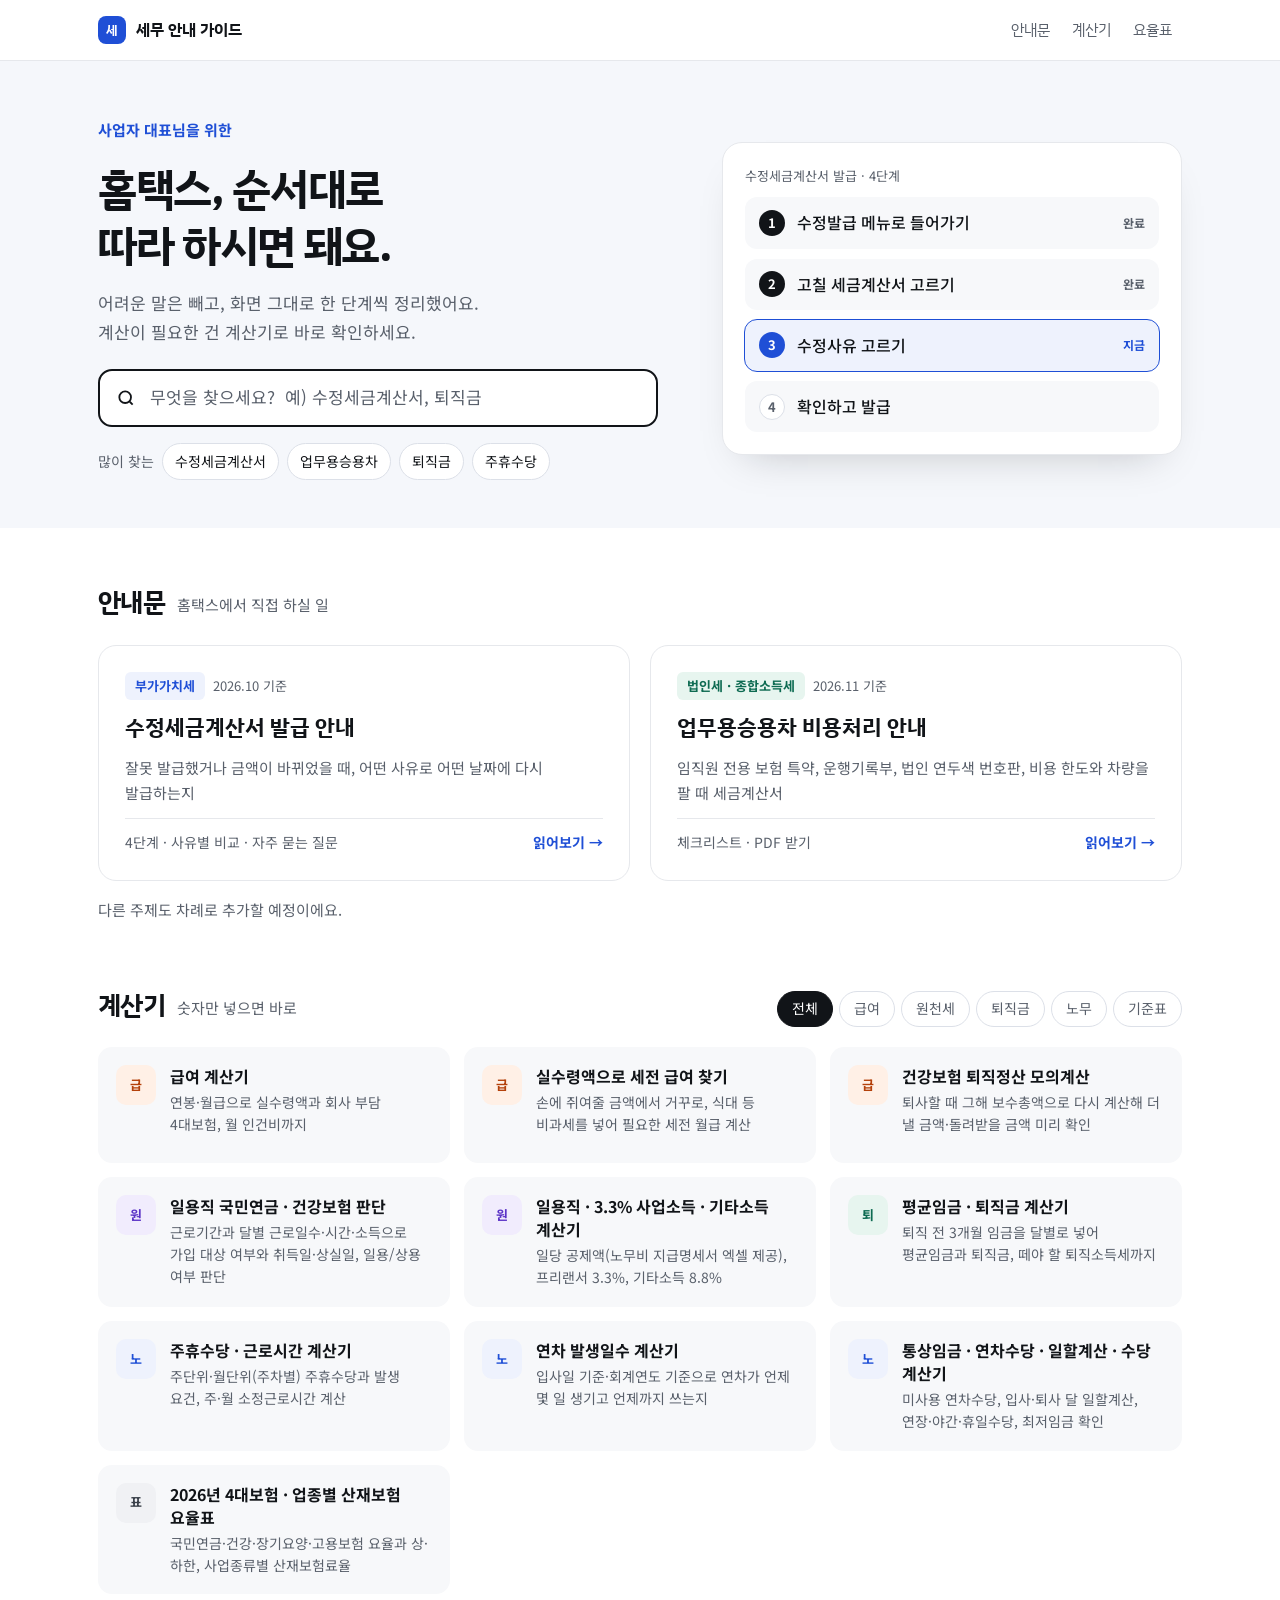
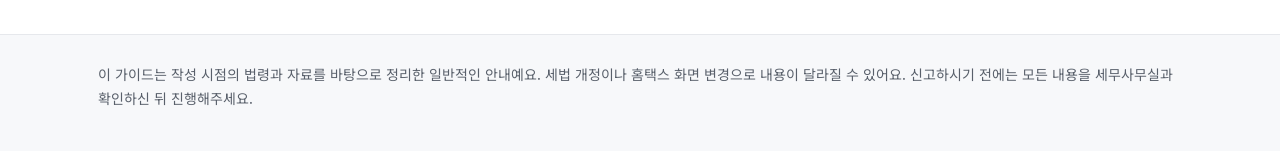
<file: index.html>
<!doctype html>
<html lang="ko">
<head>
<meta charset="utf-8">
<meta name="viewport" content="width=device-width,initial-scale=1,viewport-fit=cover">
<title>세무 안내 가이드</title>
<meta name="description" content="사업자 대표님이 직접 따라 할 수 있도록 홈택스 처리 방법과 자주 묻는 질문을 쉽게 정리한 세무 안내 가이드입니다.">
<meta property="og:title" content="세무 안내 가이드">
<meta property="og:description" content="홈택스 처리 방법과 자주 묻는 질문을 쉽게 정리했어요.">
<meta property="og:type" content="website">
<link rel="preconnect" href="https://fonts.googleapis.com">
<link rel="preconnect" href="https://fonts.gstatic.com" crossorigin>
<link rel="stylesheet" href="https://fonts.googleapis.com/css2?family=IBM+Plex+Sans+KR:wght@500;600;700&family=Noto+Sans+KR:wght@400;500;700&display=swap">
<link rel="stylesheet" href="assets/site.css">
<style>
/* 첫 화면 (2026.11 2차 개편): 검색 + 안내문 카드 + 계산기 묶음 */
:root{
  --bg:#ffffff; --ink:#111418; --muted:#59606B; --line:#E6E8EC; --soft:#F7F8FA; --band:#F5F7FB; --chip:#DCE0E8;
  --accent:#1F4FD6; --accent-soft:#EEF2FD;
  --f-head:"IBM Plex Sans KR","Noto Sans KR","Apple SD Gothic Neo","Malgun Gothic",sans-serif;
  --f-body:"Noto Sans KR","Noto Sans CJK KR","Apple SD Gothic Neo","Malgun Gothic",sans-serif;
  color-scheme:light;
}
@media (prefers-color-scheme: dark){:root:not([data-theme="light"]){
  --bg:#14171c; --ink:#e8eaee; --muted:#a3a9b3; --line:#2b3038; --soft:#1b2027; --band:#1a1f27; --chip:#343a44;
  --accent:#9DB4FF; --accent-soft:#1d2740; color-scheme:dark}}
:root[data-theme="dark"]{--bg:#14171c; --ink:#e8eaee; --muted:#a3a9b3; --line:#2b3038; --soft:#1b2027; --band:#1a1f27; --chip:#343a44; --accent:#9DB4FF; --accent-soft:#1d2740; color-scheme:dark}
*{box-sizing:border-box}
[hidden]{display:none!important}
html,body{margin:0}
html{scroll-behavior:smooth}
body{background:var(--bg);color:var(--ink);font-family:var(--f-body);font-size:16px;line-height:1.7;word-break:keep-all;overflow-wrap:break-word}
.in{max-width:1120px;margin:0 auto;padding-left:max(18px,env(safe-area-inset-left,0px));padding-right:max(18px,env(safe-area-inset-right,0px))}
h1,h2{font-family:var(--f-head);margin:0;text-wrap:balance}
p{margin:0}

/* 히어로 */
.hero{background:var(--band)}
.hero .in{padding-block:56px 48px;display:grid;grid-template-columns:minmax(0,1.25fr) minmax(0,1fr);gap:48px;align-items:center}
.hero-l{display:flex;flex-direction:column;gap:16px;min-width:0}
.eyebrow{font-weight:700;color:var(--accent);font-size:15px}
h1{font-size:clamp(1.9rem,5vw,2.75rem);line-height:1.3;letter-spacing:-.03em}
.lead{color:var(--muted);font-size:17px}
.search{display:flex;align-items:center;gap:12px;background:var(--bg);border:2px solid var(--ink);border-radius:14px;height:58px;padding:0 16px;max-width:560px;margin-top:6px}
.search svg{flex:none}
.search input{flex:1;border:0;outline:0;font:inherit;font-size:17px;min-width:0;background:transparent;color:var(--ink)}
.search input::placeholder{color:var(--muted)}
.pop{display:flex;flex-wrap:wrap;gap:8px;align-items:center}
.pop span{font-size:14px;color:var(--muted)}
.pop a{font-size:14px;padding:6px 12px;border-radius:999px;background:var(--bg);border:1px solid var(--chip);color:var(--ink);text-decoration:none}
.pop a:hover{border-color:var(--accent);color:var(--accent)}
.demo{background:var(--bg);border:1px solid var(--line);border-radius:20px;padding:22px;display:flex;flex-direction:column;gap:10px;box-shadow:0 20px 40px -24px rgba(17,20,24,.25)}
.demo .cap{font-size:13px;color:var(--muted)}
.step{display:flex;align-items:center;gap:12px;padding:12px 14px;border-radius:12px;background:var(--soft)}
.step b{width:26px;height:26px;border-radius:50%;display:flex;align-items:center;justify-content:center;font-size:13px;background:var(--ink);color:var(--bg);flex:none}
.step.now{background:var(--accent-soft);outline:1px solid var(--accent)}
.step.now b{background:var(--accent);color:#fff}
.step.next b{background:var(--bg);color:var(--muted);border:1px solid var(--chip)}
.step span{flex:1;font-weight:500}
.step i{font-style:normal;font-size:12px;font-weight:700;color:var(--muted)}
.step.now i{color:var(--accent)}

/* 본문 */
main.in{padding-block:52px 40px;display:flex;flex-direction:column;gap:60px}
.sec-h{display:flex;flex-wrap:wrap;align-items:baseline;gap:8px 12px;margin-bottom:20px}
.sec-h h2{font-size:26px;letter-spacing:-.02em}
.sec-h .sub{color:var(--muted);font-size:15px}
.cats{margin-left:auto;display:flex;flex-wrap:wrap;gap:6px}
.cats button{font:inherit;font-size:14px;min-height:36px;padding:0 14px;border-radius:18px;cursor:pointer;background:var(--bg);color:var(--muted);border:1px solid var(--chip)}
.cats button[aria-pressed="true"]{background:var(--ink);color:var(--bg);border-color:var(--ink)}

.guides{display:grid;grid-template-columns:repeat(2,minmax(0,1fr));gap:20px}
a.card{display:flex;flex-direction:column;gap:12px;padding:26px;border-radius:18px;border:1px solid var(--line);text-decoration:none;color:inherit;background:var(--bg);min-width:0}
a.card:hover{border-color:var(--accent)}
a.card:hover .t{color:var(--accent)}
a.card:focus-visible,a.tool:focus-visible{outline:2px solid var(--accent);outline-offset:3px}
.card .m{display:flex;gap:8px;align-items:center;flex-wrap:wrap}
.tag{font-size:13px;font-weight:700;padding:3px 10px;border-radius:6px;background:var(--accent-soft);color:var(--accent)}
.tag.green{background:#E7F5EF;color:#0E6B52}
@media (prefers-color-scheme: dark){:root:not([data-theme="light"]) .tag.green{background:#16302a;color:#7fd6b8}}
.date{font-size:13px;color:var(--muted)}
.card .t{font-family:var(--f-head);font-weight:700;font-size:22px;line-height:1.4}
.card .d{color:var(--muted);font-size:15px}
.card .go{margin-top:auto;padding-top:12px;border-top:1px solid var(--line);display:flex;font-size:14px;color:var(--muted)}
.card .go b{margin-left:auto;color:var(--accent)}
.soon{color:var(--muted);font-size:15px;margin-top:16px}

.tools{display:grid;grid-template-columns:repeat(3,minmax(0,1fr));gap:14px}
a.tool{display:flex;gap:14px;padding:18px;border-radius:14px;background:var(--soft);text-decoration:none;color:inherit;min-height:116px}
a.tool:hover{background:var(--accent-soft)}
.ic{flex:none;width:40px;height:40px;border-radius:10px;display:flex;align-items:center;justify-content:center;font-size:13px;font-weight:700}
.ic.pay{background:#FFF0E6;color:#B4410B}.ic.wh{background:#F1ECFD;color:#5B33C7}.ic.sev{background:#E7F5EF;color:#0E6B52}.ic.lab{background:#EEF2FD;color:#1F4FD6}.ic.tbl{background:#F0F1F4;color:#3A404A}
.tool .tx{display:flex;flex-direction:column;gap:4px;min-width:0}
.tool .t{font-weight:700;font-size:16px;line-height:1.45}
.tool .d{font-size:14px;color:var(--muted);line-height:1.55}
.empty{color:var(--muted);font-size:15px;padding:12px 0}

footer{border-top:1px solid var(--line);background:var(--soft)}
footer .in{padding-block:28px 40px;font-size:14px;color:var(--muted)}

/* 휴대폰 */
@media (max-width:860px){
  .hero .in{grid-template-columns:minmax(0,1fr);padding-block:36px 30px;gap:24px}
  .demo{display:none}
  .guides{grid-template-columns:1fr}
  .tools{grid-template-columns:1fr;gap:0;border-top:1px solid var(--line)}
  a.tool{background:none;border-radius:0;border-bottom:1px solid var(--line);padding:14px 0;min-height:0;align-items:center}
  a.tool .d{display:none}
  .cats{margin-left:0;width:100%;flex-wrap:nowrap;overflow-x:auto;padding-bottom:2px}
  .cats button{flex:none}
  .pop{flex-wrap:nowrap;overflow-x:auto;padding-bottom:2px}
  .pop a{flex:none}
  .search{height:54px}
}
@media print{.search,.pop,.demo,.cats{display:none}}
</style>
</head>
<body>
<div class="site-bar"><div class="in"><a class="brand" href="./"><span class="mark">세</span>세무 안내 가이드</a><nav aria-label="분류"><a href="#guides">안내문</a><a href="#tools">계산기</a><a href="tools/salary-calculator/#rates">요율표</a></nav></div></div>

<section class="hero">
  <div class="in">
    <div class="hero-l">
      <div class="eyebrow">사업자 대표님을 위한</div>
      <h1>홈택스, 순서대로<br>따라 하시면 돼요.</h1>
      <p class="lead">어려운 말은 빼고, 화면 그대로 한 단계씩 정리했어요.<br>계산이 필요한 건 계산기로 바로 확인하세요.</p>
      <label class="search">
        <svg width="20" height="20" viewBox="0 0 24 24" fill="none" stroke="currentColor" stroke-width="2.2" aria-hidden="true"><circle cx="11" cy="11" r="7"></circle><path d="M20 20l-3.5-3.5"></path></svg>
        <span hidden>찾고 싶은 내용</span>
        <input id="q" type="search" placeholder="무엇을 찾으세요?  예) 수정세금계산서, 퇴직금" autocomplete="off">
      </label>
      <div class="pop">
        <span>많이 찾는</span>
        <a href="guides/modified-tax-invoice/">수정세금계산서</a>
        <a href="guides/business-car/">업무용승용차</a>
        <a href="tools/salary-calculator/#sev">퇴직금</a>
        <a href="tools/salary-calculator/#hol">주휴수당</a>
      </div>
    </div>
    <div class="demo" aria-hidden="true">
      <span class="cap">수정세금계산서 발급 · 4단계</span>
      <div class="step"><b>1</b><span>수정발급 메뉴로 들어가기</span><i>완료</i></div>
      <div class="step"><b>2</b><span>고칠 세금계산서 고르기</span><i>완료</i></div>
      <div class="step now"><b>3</b><span>수정사유 고르기</span><i>지금</i></div>
      <div class="step next"><b>4</b><span>확인하고 발급</span><i></i></div>
    </div>
  </div>
</section>

<main class="in">
  <section id="guides">
    <div class="sec-h"><h2>안내문</h2><span class="sub">홈택스에서 직접 하실 일</span></div>
    <div class="guides">
      <a class="card" href="guides/modified-tax-invoice/" data-k="부가가치세 세금계산서 수정 수정세금계산서 발급 착오 환입 계약해제">
        <span class="m"><span class="tag">부가가치세</span><span class="date">2026.10 기준</span></span>
        <span class="t">수정세금계산서 발급 안내</span>
        <span class="d">잘못 발급했거나 금액이 바뀌었을 때, 어떤 사유로 어떤 날짜에 다시 발급하는지</span>
        <span class="go">4단계 · 사유별 비교 · 자주 묻는 질문<b>읽어보기 →</b></span>
      </a>
      <a class="card" href="guides/business-car/" data-k="법인세 종합소득세 업무용승용차 차량 운행기록부 연두색 번호판 보험 비용 한도 감가상각 리스">
        <span class="m"><span class="tag green">법인세 · 종합소득세</span><span class="date">2026.11 기준</span></span>
        <span class="t">업무용승용차 비용처리 안내</span>
        <span class="d">임직원 전용 보험 특약, 운행기록부, 법인 연두색 번호판, 비용 한도와 차량을 팔 때 세금계산서</span>
        <span class="go">체크리스트 · PDF 받기<b>읽어보기 →</b></span>
      </a>
    </div>
    <p class="soon">다른 주제도 차례로 추가할 예정이에요.</p>
  </section>

  <section id="tools">
    <div class="sec-h">
      <h2>계산기</h2><span class="sub">숫자만 넣으면 바로</span>
      <div class="cats" role="group" aria-label="계산기 분류">
        <button type="button" data-c="" aria-pressed="true">전체</button>
        <button type="button" data-c="pay" aria-pressed="false">급여</button>
        <button type="button" data-c="wh" aria-pressed="false">원천세</button>
        <button type="button" data-c="sev" aria-pressed="false">퇴직금</button>
        <button type="button" data-c="lab" aria-pressed="false">노무</button>
        <button type="button" data-c="tbl" aria-pressed="false">기준표</button>
      </div>
    </div>
    <div class="tools">
      <a class="tool" data-c="pay" href="tools/salary-calculator/#pay"><span class="ic pay">급</span><span class="tx"><span class="t">급여 계산기</span><span class="d">연봉·월급으로 실수령액과 회사 부담 4대보험, 월 인건비까지</span></span></a>
      <a class="tool" data-c="pay" href="tools/salary-calculator/#rev"><span class="ic pay">급</span><span class="tx"><span class="t">실수령액으로 세전 급여 찾기</span><span class="d">손에 쥐여줄 금액에서 거꾸로, 식대 등 비과세를 넣어 필요한 세전 월급 계산</span></span></a>
      <a class="tool" data-c="pay" href="tools/salary-calculator/#hiset"><span class="ic pay">급</span><span class="tx"><span class="t">건강보험 퇴직정산 모의계산</span><span class="d">퇴사할 때 그해 보수총액으로 다시 계산해 더 낼 금액·돌려받을 금액 미리 확인</span></span></a>
      <a class="tool" data-c="wh" href="tools/salary-calculator/#dins"><span class="ic wh">원</span><span class="tx"><span class="t">일용직 국민연금 · 건강보험 판단</span><span class="d">근로기간과 달별 근로일수·시간·소득으로 가입 대상 여부와 취득일·상실일, 일용/상용 여부 판단</span></span></a>
      <a class="tool" data-c="wh" href="tools/salary-calculator/#day"><span class="ic wh">원</span><span class="tx"><span class="t">일용직 · 3.3% 사업소득 · 기타소득 계산기</span><span class="d">일당 공제액(노무비 지급명세서 엑셀 제공), 프리랜서 3.3%, 기타소득 8.8%</span></span></a>
      <a class="tool" data-c="sev" href="tools/salary-calculator/#sev"><span class="ic sev">퇴</span><span class="tx"><span class="t">평균임금 · 퇴직금 계산기</span><span class="d">퇴직 전 3개월 임금을 달별로 넣어 평균임금과 퇴직금, 떼야 할 퇴직소득세까지</span></span></a>
      <a class="tool" data-c="lab" href="tools/salary-calculator/#hol"><span class="ic lab">노</span><span class="tx"><span class="t">주휴수당 · 근로시간 계산기</span><span class="d">주단위·월단위(주차별) 주휴수당과 발생 요건, 주·월 소정근로시간 계산</span></span></a>
      <a class="tool" data-c="lab" href="tools/salary-calculator/#annual"><span class="ic lab">노</span><span class="tx"><span class="t">연차 발생일수 계산기</span><span class="d">입사일 기준·회계연도 기준으로 연차가 언제 몇 일 생기고 언제까지 쓰는지</span></span></a>
      <a class="tool" data-c="lab" href="tools/salary-calculator/#leave"><span class="ic lab">노</span><span class="tx"><span class="t">통상임금 · 연차수당 · 일할계산 · 수당 계산기</span><span class="d">미사용 연차수당, 입사·퇴사 달 일할계산, 연장·야간·휴일수당, 최저임금 확인</span></span></a>
      <a class="tool" data-c="tbl" href="tools/salary-calculator/#rates"><span class="ic tbl">표</span><span class="tx"><span class="t">2026년 4대보험 · 업종별 산재보험 요율표</span><span class="d">국민연금·건강·장기요양·고용보험 요율과 상·하한, 사업종류별 산재보험료율</span></span></a>
    </div>
    <p class="empty" id="empty" hidden>찾는 내용이 없어요. 다른 말로 찾아보시거나 세무사무실에 공유해주세요.</p>
  </section>
</main>

<footer>
  <div class="in">
    <p>이 가이드는 작성 시점의 법령과 자료를 바탕으로 정리한 일반적인 안내예요. 세법 개정이나 홈택스 화면 변경으로 내용이 달라질 수 있어요. 신고하시기 전에는 모든 내용을 세무사무실과 확인하신 뒤 진행해주세요.</p>
  </div>
</footer>

<script>
(function(){
  var q=document.getElementById('q'), empty=document.getElementById('empty');
  var cards=[].slice.call(document.querySelectorAll('a.card,a.tool'));
  var cat='';
  function norm(s){return (s||'').replace(/\s+/g,'').toLowerCase();}
  function apply(){
    var k=norm(q.value), shown=0;
    cards.forEach(function(a){
      var text=norm(a.textContent+' '+(a.getAttribute('data-k')||''));
      var okQ=!k||text.indexOf(k)>=0;
      var okC=!a.classList.contains('tool')||!cat||a.getAttribute('data-c')===cat;
      a.hidden=!(okQ&&okC); if(!a.hidden)shown++;
    });
    empty.hidden=shown>0;
  }
  q.addEventListener('input',apply);
  [].forEach.call(document.querySelectorAll('.cats button'),function(b){
    b.addEventListener('click',function(){
      cat=b.getAttribute('data-c');
      [].forEach.call(document.querySelectorAll('.cats button'),function(x){x.setAttribute('aria-pressed',x===b?'true':'false');});
      apply();
    });
  });
})();
</script>
</body>
</html>
</file>
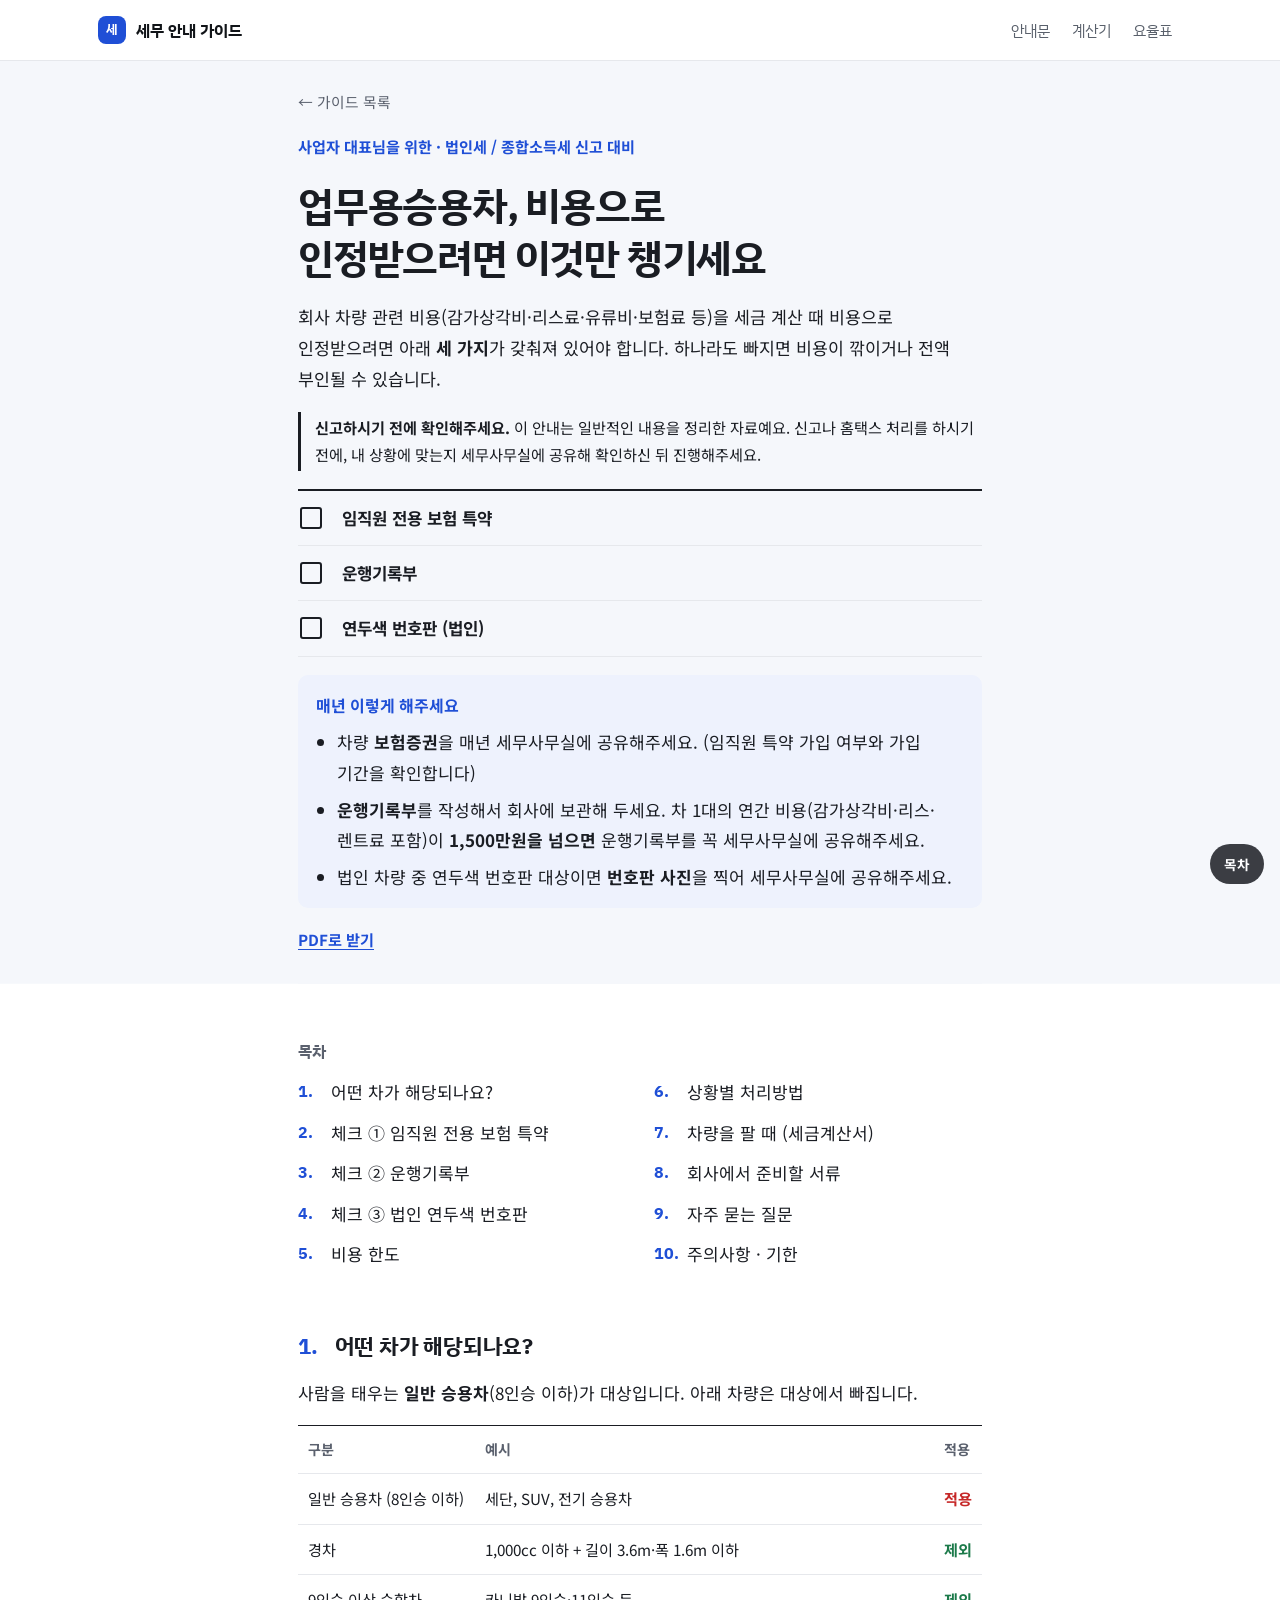
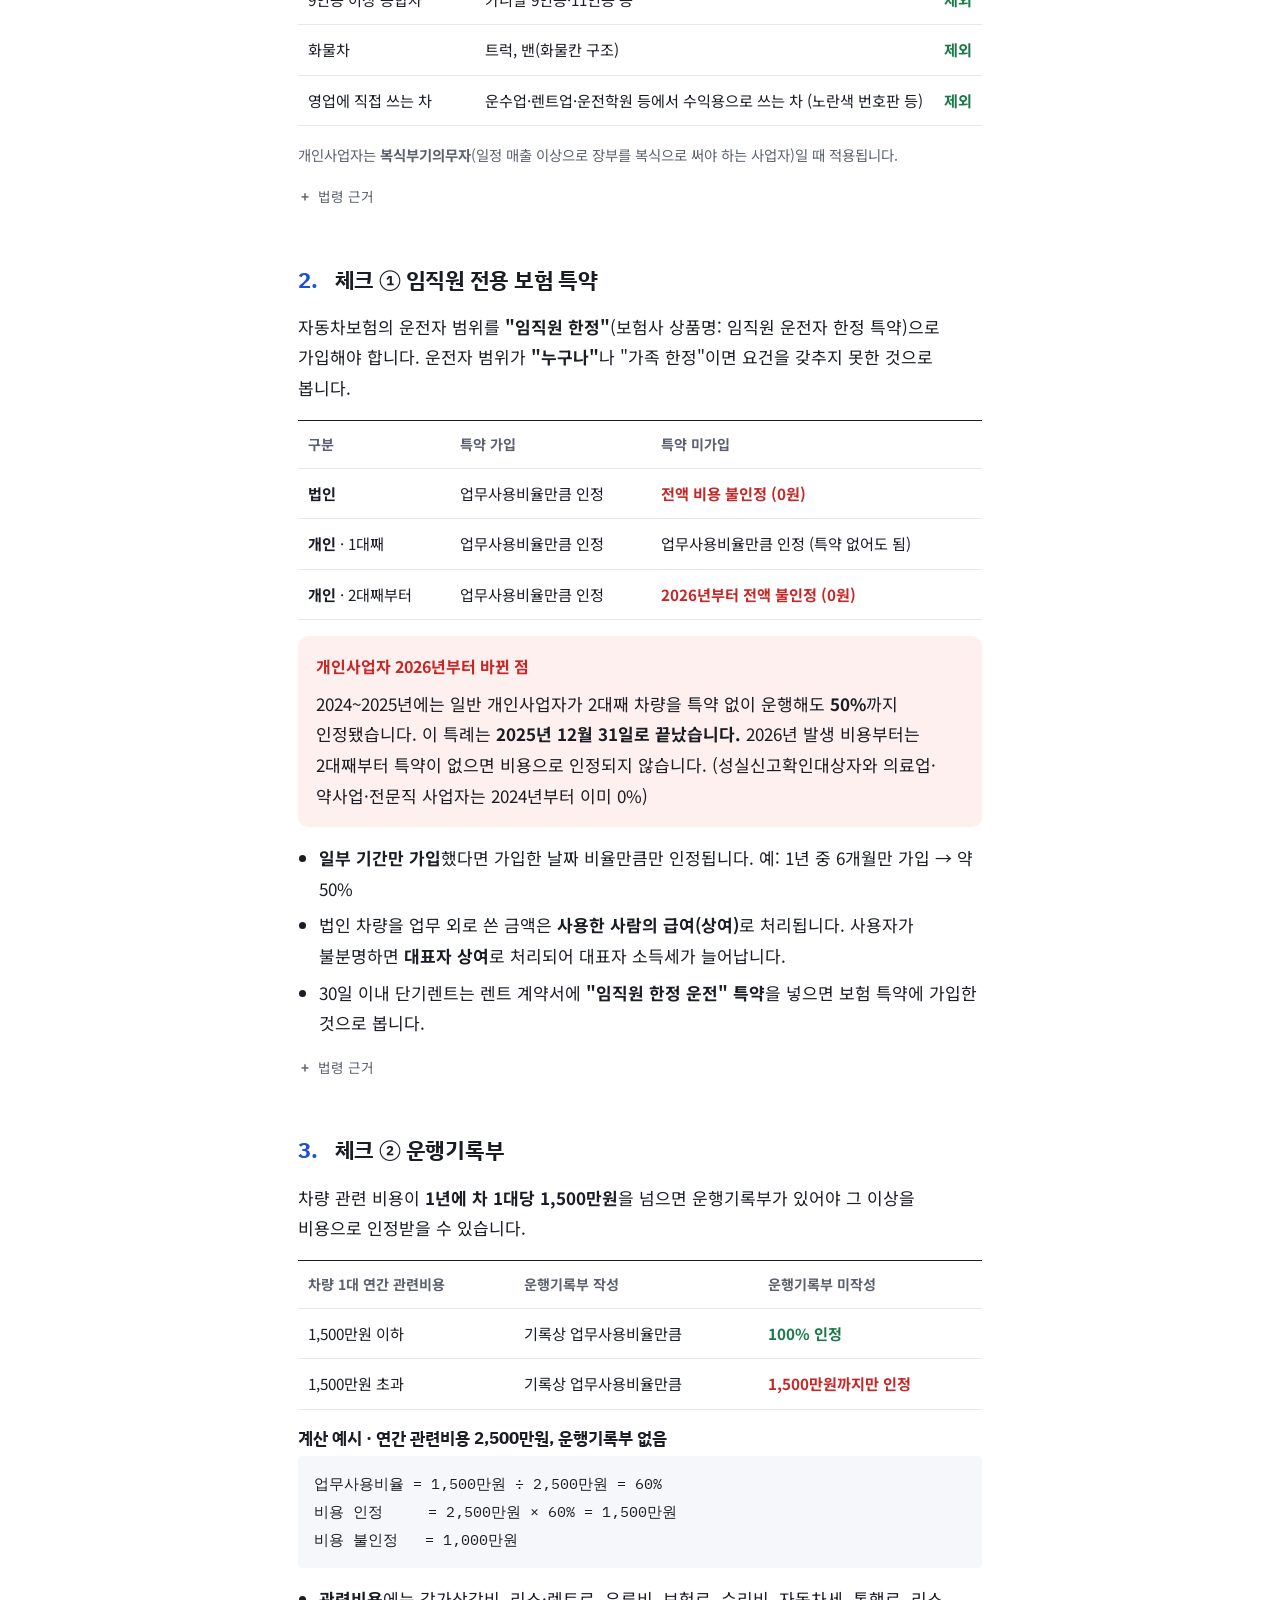
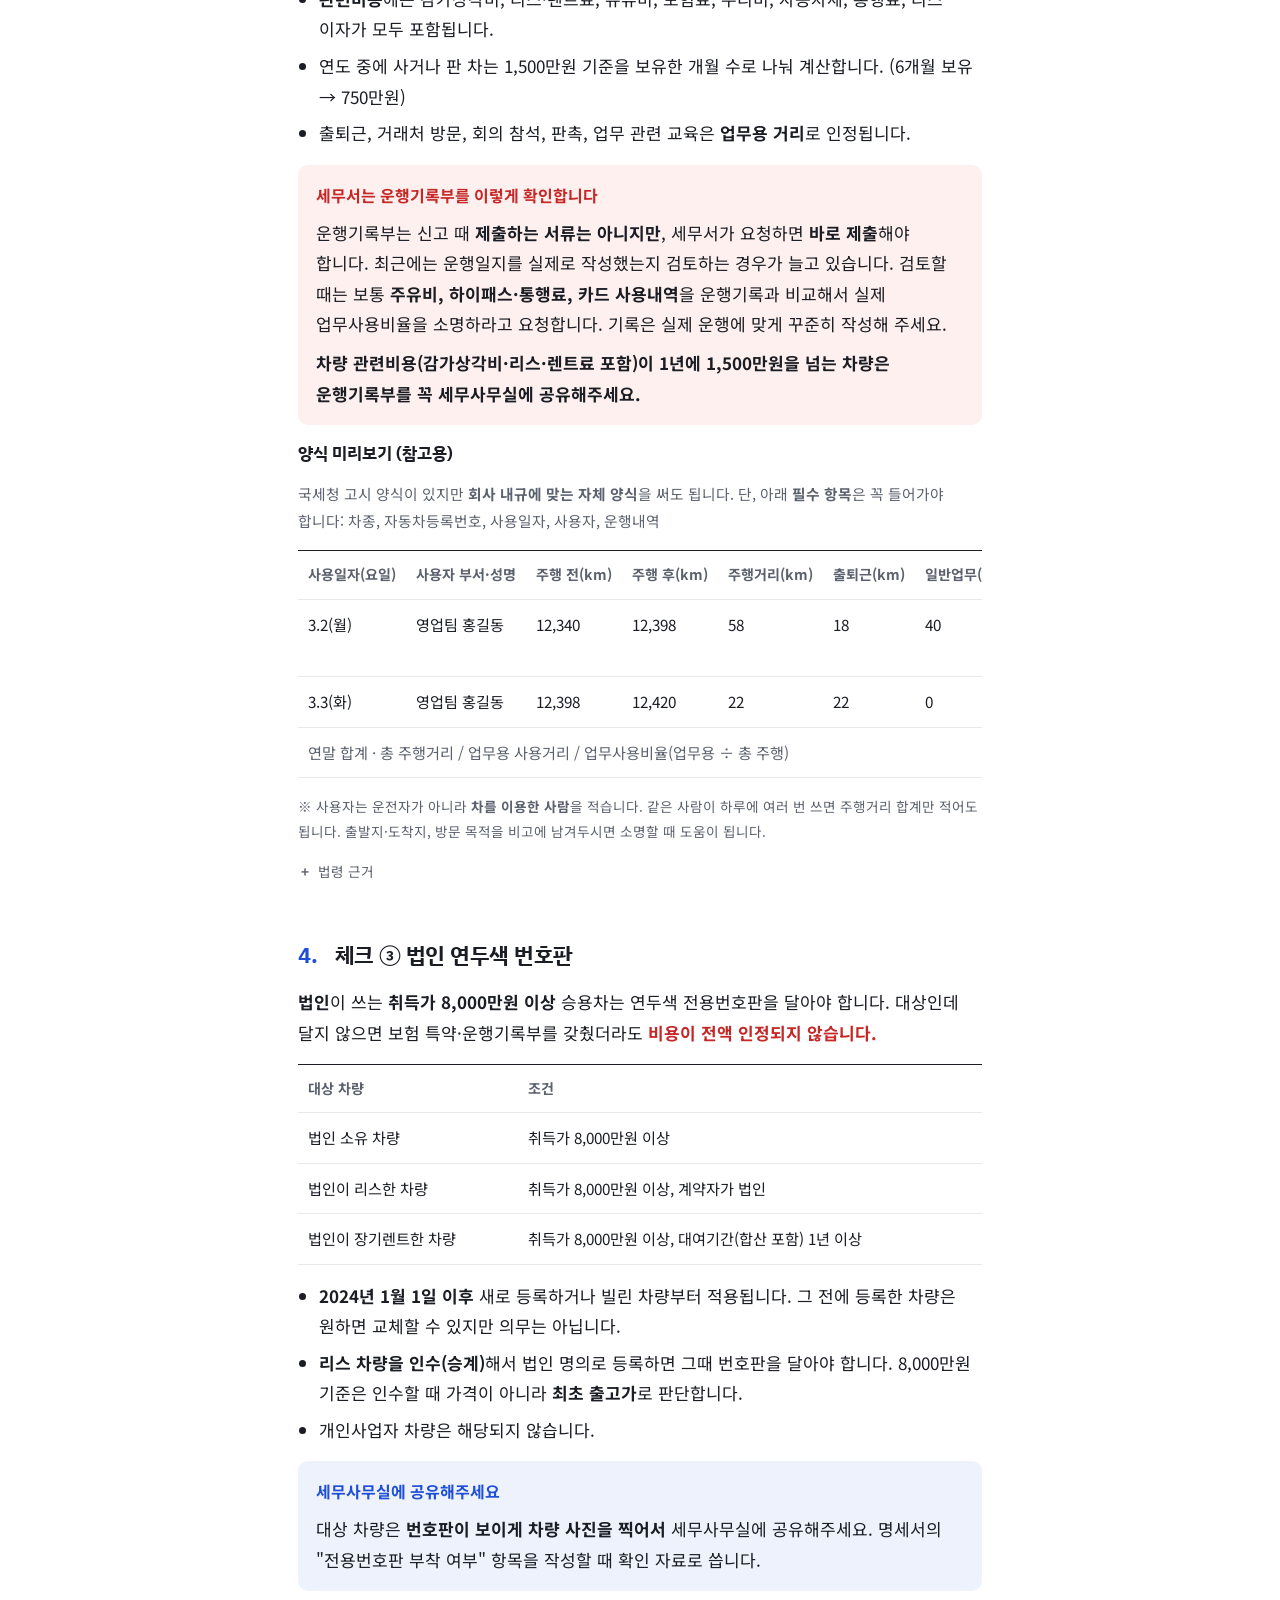
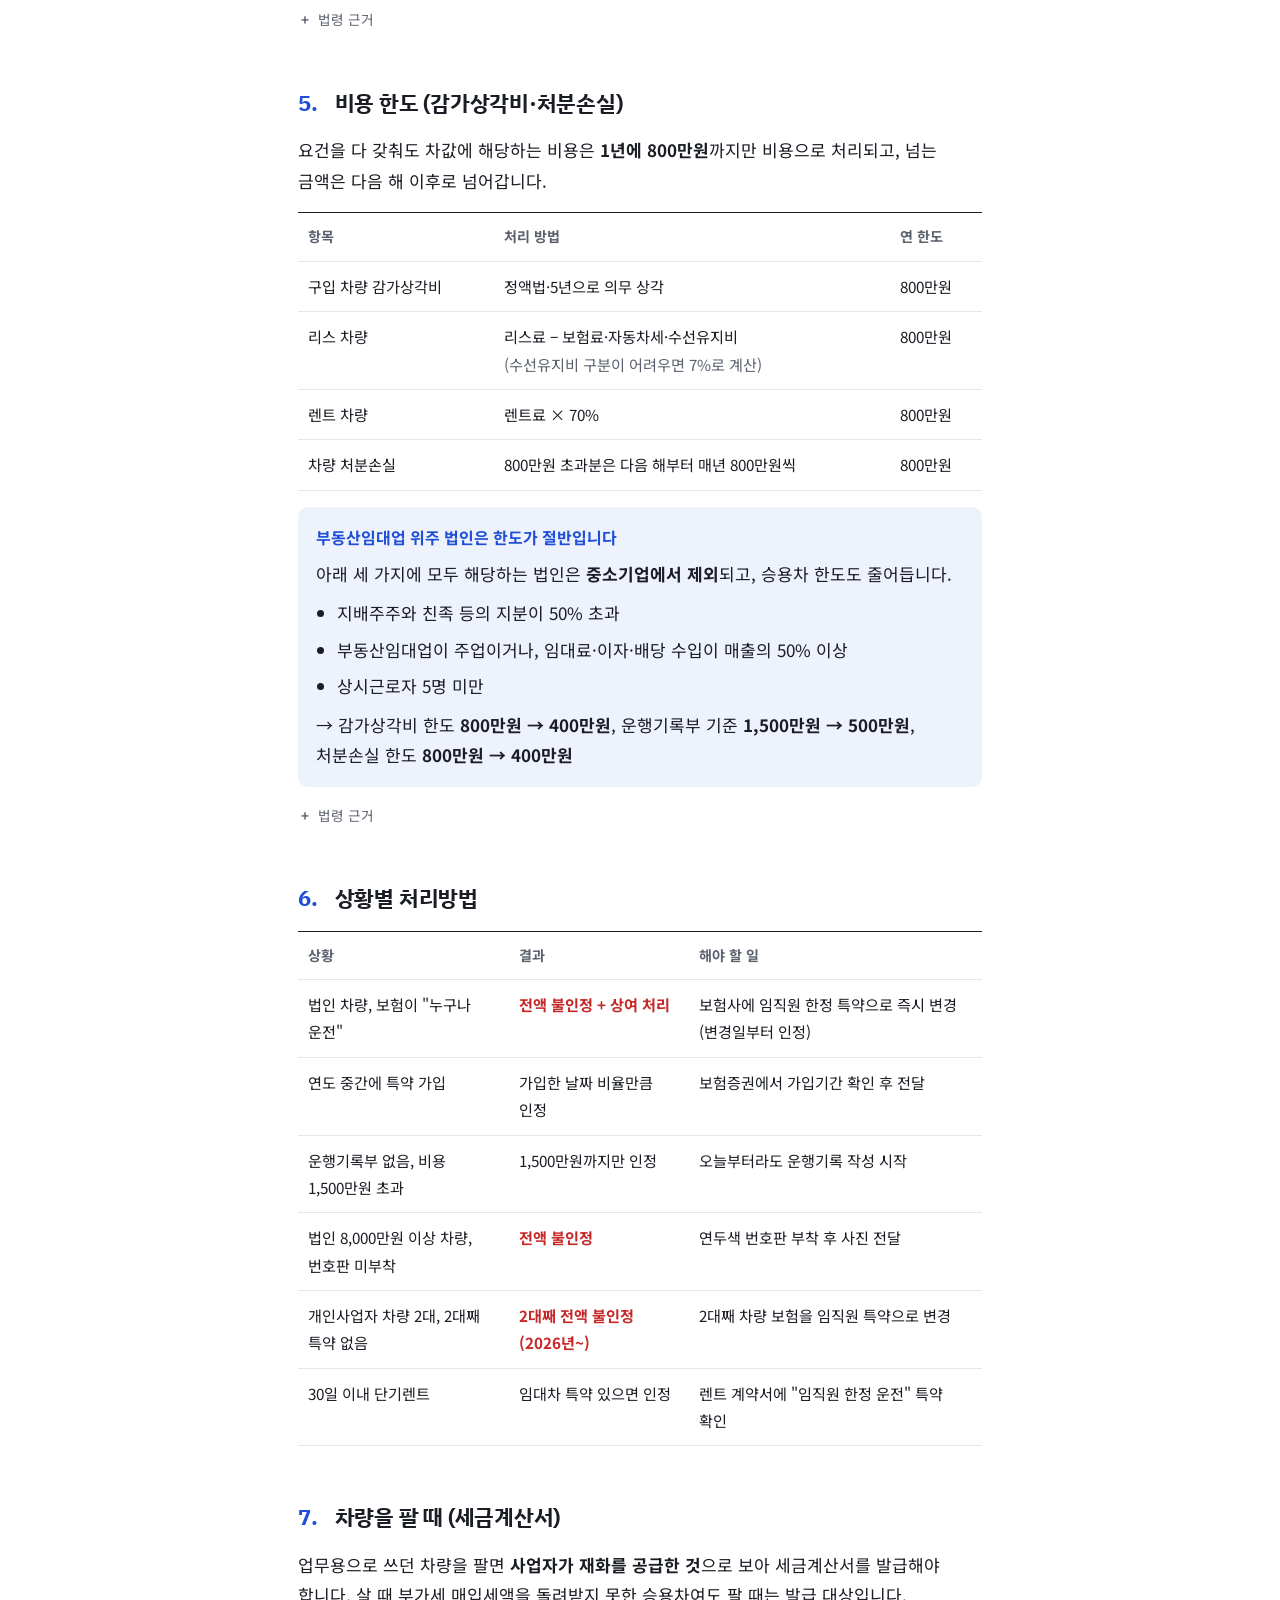
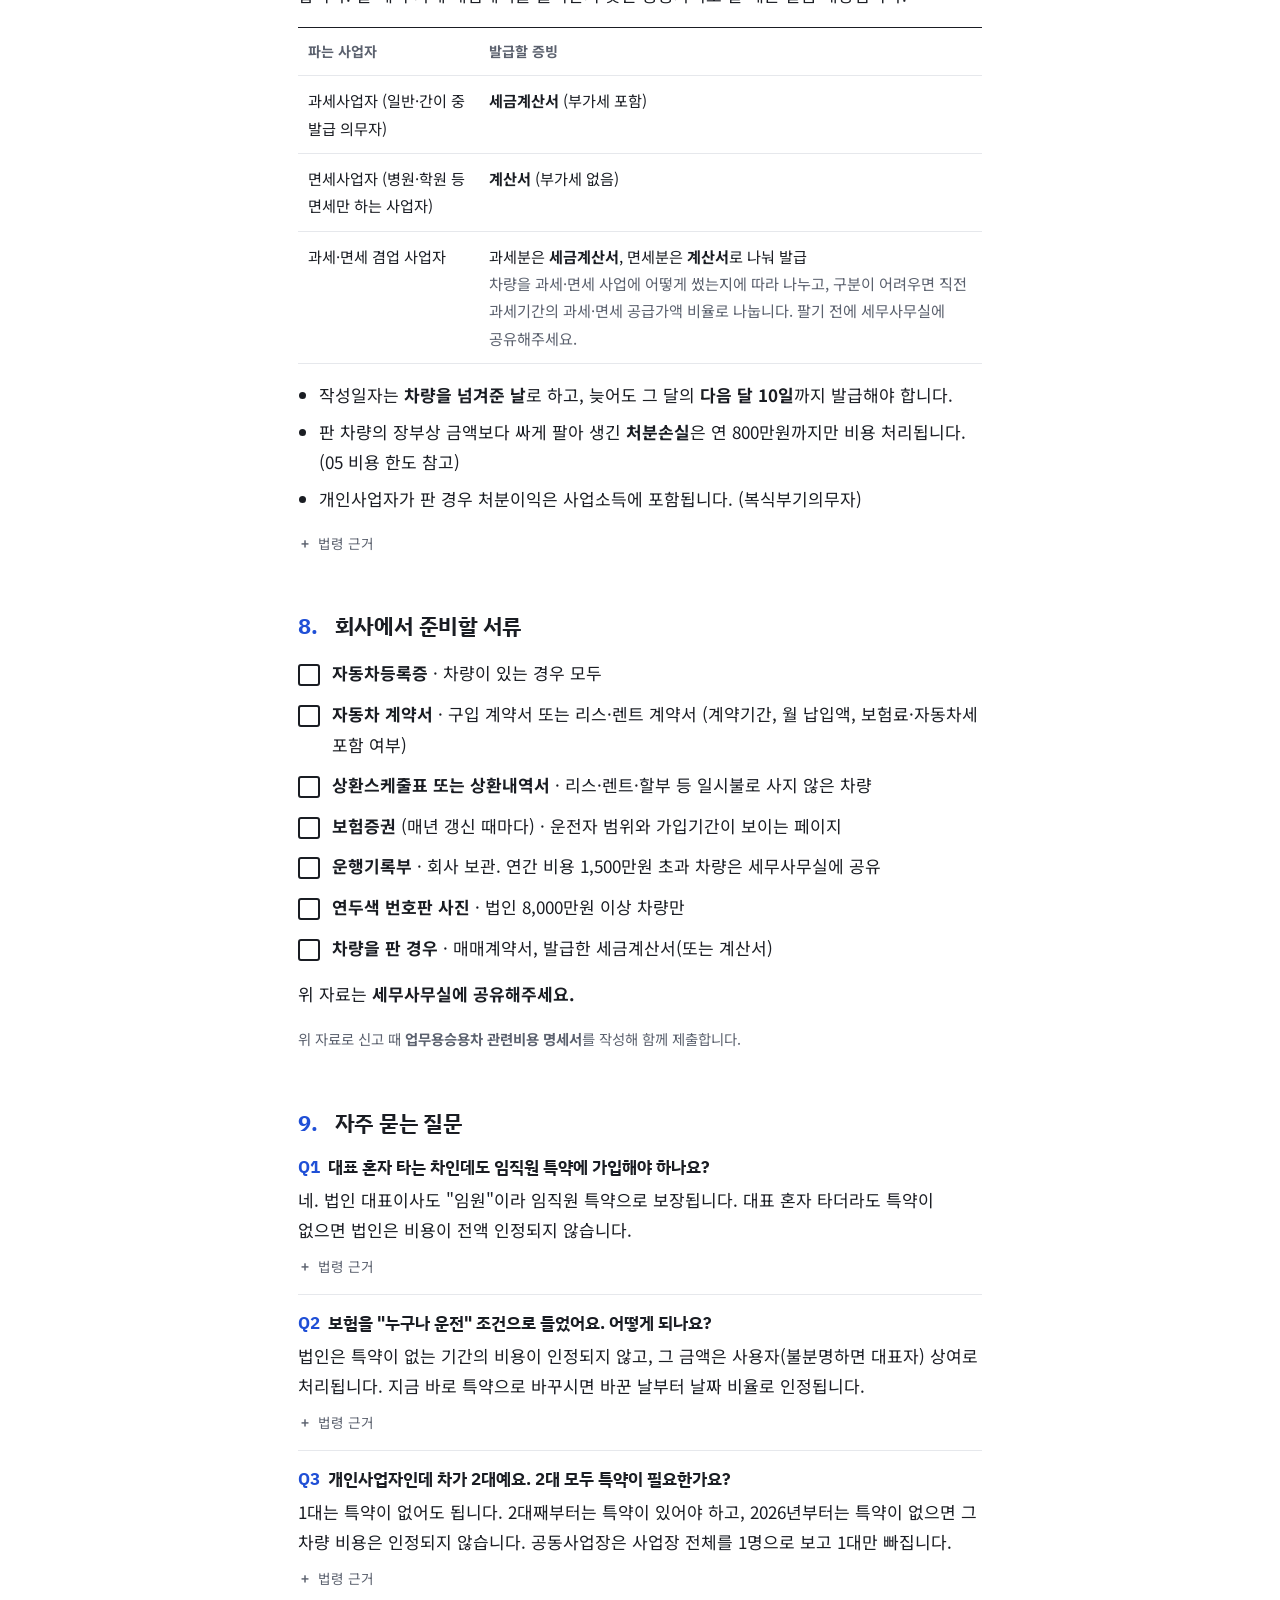
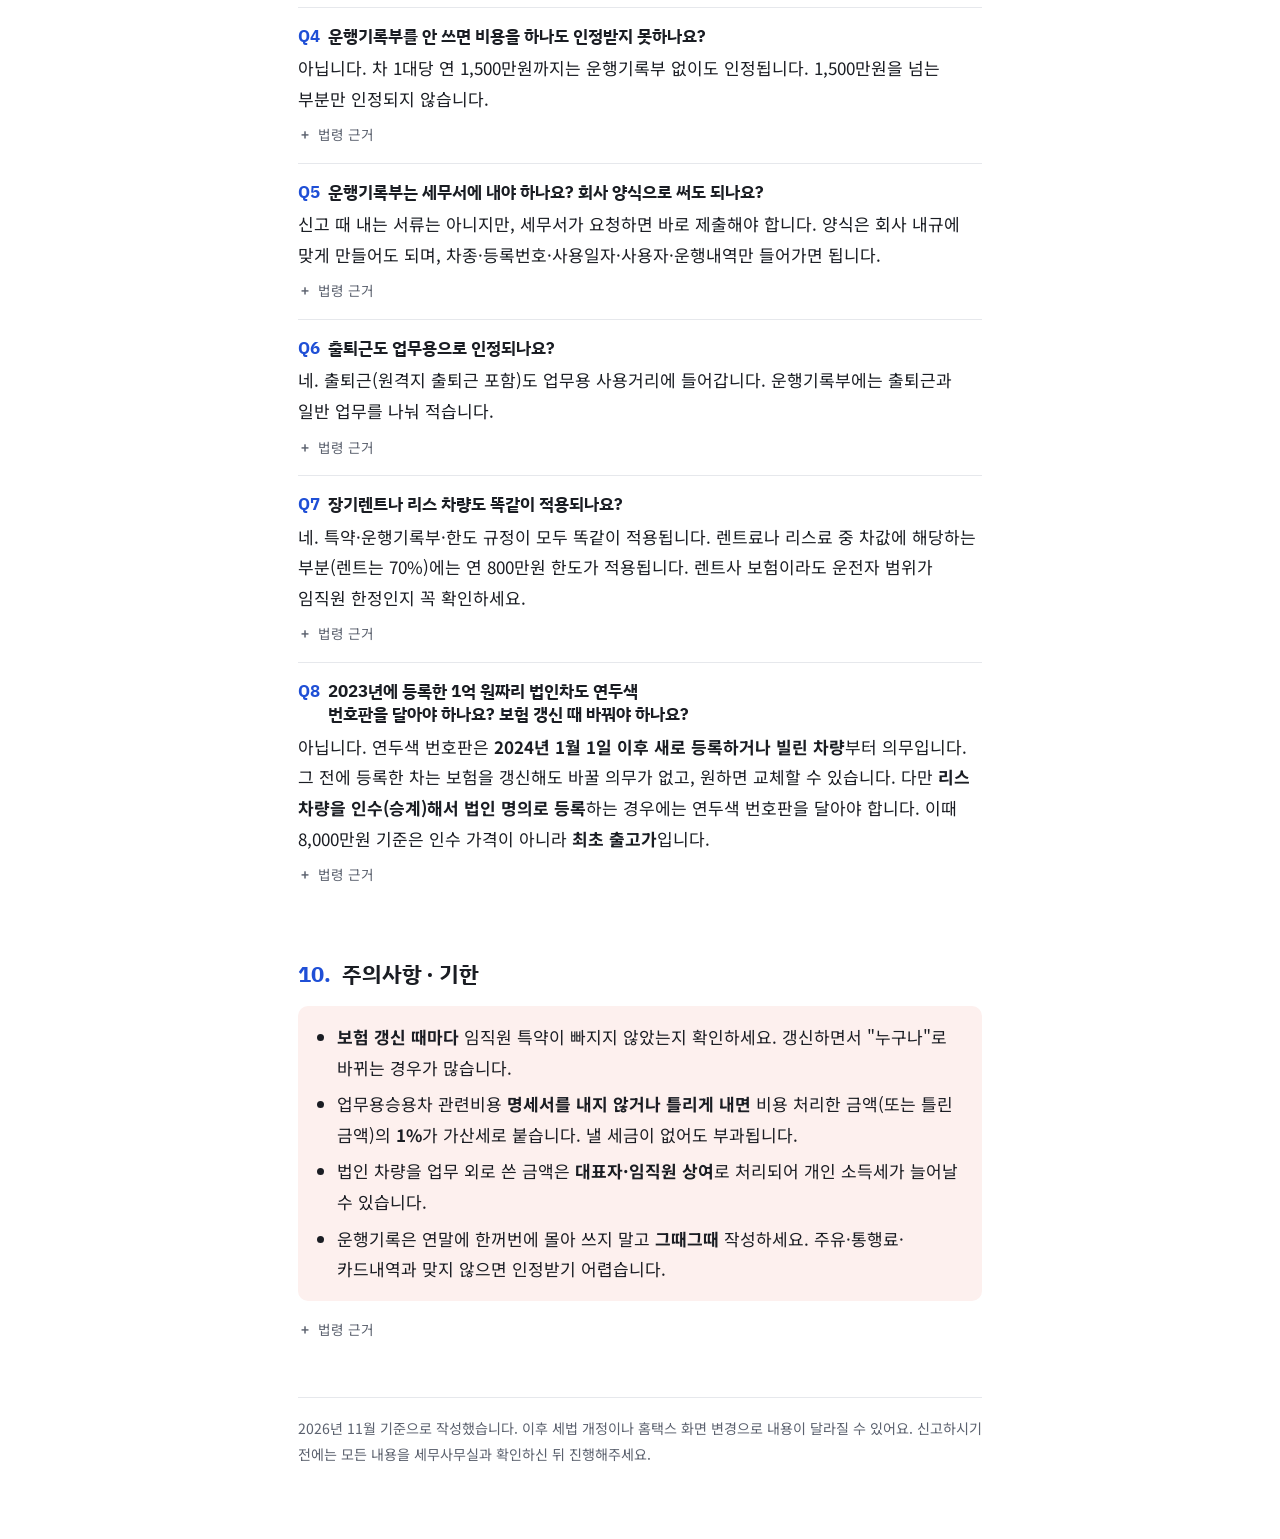
<file: guides/business-car/index.html>
<!doctype html>
<html lang="ko">
<head>
<meta charset="utf-8">
<meta name="viewport" content="width=device-width,initial-scale=1,viewport-fit=cover">
<meta name="description" content="업무용승용차 비용을 인정받기 위한 임직원 전용 보험 특약, 운행기록부, 법인 연두색 번호판, 비용 한도와 차량 처분 시 세금계산서를 정리한 안내입니다.">
<meta property="og:title" content="업무용승용차 비용처리 안내">
<meta property="og:description" content="임직원 특약·운행기록부·연두색 번호판·비용 한도와 자주 묻는 질문">
<meta property="og:type" content="article">
<title>업무용승용차 비용처리 안내</title>
<link rel="preconnect" href="https://fonts.googleapis.com">
<link rel="preconnect" href="https://fonts.gstatic.com" crossorigin>
<link rel="stylesheet" href="https://fonts.googleapis.com/css2?family=IBM+Plex+Sans+KR:wght@500;600;700&family=Noto+Sans+KR:wght@400;500;700;900&family=IBM+Plex+Mono:wght@500&display=swap">
<style>
/* 레이아웃: 세무사무실이 보내는 종이 안내장처럼. 칸막이 카드 없이 여백과 제목으로 구분, 법령 근거는 접어 둠 */
:root{
  --bg:#fafaf8; --paper:#fafaf8; --ink:#1d2024; --muted:#5f646b; --line:#e2e2dc; --soft:#f0f1ec;
  --accent:#1f5a6e; --accent-soft:#e4eef1;
  --warn:#b13b1f; --warn-soft:#fbeee9; --ok:#2e6b3c;
  --plate:#a8d65a; --plate-ink:#14240a;
  --f-head:"IBM Plex Sans KR","Noto Sans KR","Apple SD Gothic Neo","Malgun Gothic",sans-serif;
  --f-body:"Noto Sans KR","Noto Sans CJK KR","Apple SD Gothic Neo","Malgun Gothic",sans-serif;
  --f-num:"IBM Plex Mono",ui-monospace,Menlo,monospace;
}
@media (prefers-color-scheme: dark){:root:not([data-theme="light"]){
  --bg:#151719; --paper:#151719; --ink:#e8e9e6; --muted:#a3a8ad; --line:#2f3337; --soft:#1e2124;
  --accent:#8cc3d4; --accent-soft:#1b2c32; --warn:#f0906f; --warn-soft:#33201a; --ok:#86c896; color-scheme:dark}}
:root[data-theme="dark"]{
  --bg:#151719; --paper:#151719; --ink:#e8e9e6; --muted:#a3a8ad; --line:#2f3337; --soft:#1e2124;
  --accent:#8cc3d4; --accent-soft:#1b2c32; --warn:#f0906f; --warn-soft:#33201a; --ok:#86c896; color-scheme:dark}

*{box-sizing:border-box}
html,body{margin:0}
html{scroll-behavior:smooth}
@media (prefers-reduced-motion:reduce){html{scroll-behavior:auto}}
body{background:var(--bg);color:var(--ink);font-family:var(--f-body);font-size:17px;line-height:1.8;word-break:keep-all;overflow-wrap:break-word}
.wrap{max-width:720px;margin:0 auto;padding-block:32px 72px;padding-left:max(18px,env(safe-area-inset-left,0px));padding-right:max(18px,env(safe-area-inset-right,0px));display:flex;flex-direction:column;gap:56px}
h1,h2,h3{font-family:var(--f-head);text-wrap:balance;line-height:1.4;margin:0}
h1{font-size:clamp(1.65rem,5.6vw,2.2rem);font-weight:700;letter-spacing:-.02em}
h2{font-size:1.4rem;font-weight:700;letter-spacing:-.01em;display:flex;align-items:baseline;gap:12px}
h3{font-size:1.08rem;font-weight:700}
p{margin:0}
ul,ol{margin:0;padding-left:1.25em}
li+li{margin-top:6px}
strong{font-weight:700}
.muted{color:var(--muted)}
.hl{background:none;font-weight:700}
.chk{color:var(--warn);font-size:.8em;font-weight:700}

/* 머리말 */
.hero{display:flex;flex-direction:column;gap:18px}
.tolist{font-size:.92rem;color:var(--muted);text-decoration:none;align-self:flex-start}
.tolist:hover{color:var(--accent)}
.eyebrow{font-size:.95rem;color:var(--accent);font-weight:700}
.lead{font-size:1.08rem;color:var(--ink)}

/* 세 가지 확인 = 실제 체크리스트 */
.plates{display:flex;flex-direction:column;gap:0;border-top:2px solid var(--ink)}
.plate{display:grid;grid-template-columns:30px 1fr;align-items:center;gap:12px;padding:12px 2px;border-bottom:1px solid var(--line);font-weight:700;font-size:1.05rem}
.plate .n{width:22px;height:22px;border:2px solid var(--ink);border-radius:3px;font-size:0;display:block}
.plate.green{color:var(--ink)}
.plate.green::after{content:"";display:none}

/* 섹션: 카드 없이 */
.sec{display:flex;flex-direction:column;gap:16px;scroll-margin-top:16px}
.no{font-family:var(--f-head);font-weight:700;color:var(--accent);font-size:1.4rem;min-width:1.1em;flex:none}
.no::after{content:"."}

/* 안내 상자: 두 가지 역할만 */
.box{padding:16px 18px;display:flex;flex-direction:column;gap:8px;background:var(--soft);border-radius:4px}
.box.warn{background:var(--warn-soft)}
.box.warn .box-t{color:var(--warn)}
.box.info,.box.green{background:var(--accent-soft)}
.box.green .box-t,.box.info .box-t{color:var(--accent)}
.box-t{font-weight:700;font-size:1rem}

/* 표 */
.tw{overflow-x:auto;-webkit-overflow-scrolling:touch}
table{border-collapse:collapse;width:100%;font-size:.95rem;min-width:520px;border-top:2px solid var(--ink)}
.tw.narrow table{min-width:0}
th,td{padding:11px 10px;border-bottom:1px solid var(--line);text-align:left;vertical-align:top}
th{font-weight:700;font-size:.88rem;color:var(--muted);white-space:nowrap}
td.num{font-variant-numeric:tabular-nums;white-space:nowrap}
.bad{color:var(--warn);font-weight:700}
.good{color:var(--ok);font-weight:700}

/* 단계 */
.steps{list-style:none;padding:0;display:flex;flex-direction:column;gap:12px;counter-reset:s}
.steps li{display:grid;grid-template-columns:30px 1fr;gap:10px;margin:0}
.steps li::before{counter-increment:s;content:counter(s);width:26px;height:26px;border-radius:50%;background:var(--accent);color:var(--bg);display:grid;place-items:center;font-size:.85rem;font-weight:700;margin-top:2px}
.steps li>div{min-width:0}

/* 계산 예시: 영수증처럼 */
.calc{font-family:var(--f-num);font-variant-numeric:tabular-nums;font-size:.92rem;background:var(--soft);border-radius:4px;padding:14px 16px;line-height:1.9;overflow-x:auto;white-space:pre}

/* 자주 묻는 질문: 칸 없이 Q/A */
.qa{display:flex;flex-direction:column;gap:6px;padding-block:16px;border-bottom:1px solid var(--line)}
.qa:first-child{padding-top:0}
.qa:last-child{border-bottom:0}
.qq{font-size:1.05rem;display:grid;grid-template-columns:auto 1fr;gap:8px}
.qq .q{color:var(--accent)}
.qa .a{display:flex;flex-direction:column;gap:8px}

/* 체크 목록 */
.list-check{list-style:none;padding:0;display:flex;flex-direction:column;gap:10px}
.list-check li{display:grid;grid-template-columns:26px 1fr;gap:8px;margin:0}
.list-check li::before{content:"";width:18px;height:18px;border:2px solid var(--ink);border-radius:3px;margin-top:6px}

/* 목차 */
.toc{list-style:none;padding:0;margin:0;columns:2 240px;column-gap:28px}
.toc li{margin:0;break-inside:avoid}
.toc a{display:grid;grid-template-columns:1.6em 1fr;gap:6px;color:var(--ink);text-decoration:none;padding:5px 0}
.toc a:hover span:last-child{color:var(--accent);text-decoration:underline}
.toc .no{font-size:1rem}
#toc{gap:10px}
#toc h2{font-size:1rem;color:var(--muted)}

/* 법령 근거: 기본은 접힘 */
details.law{font-size:.85rem;color:var(--muted)}
details.law summary{cursor:pointer;list-style:none;display:inline-flex;gap:6px;align-items:center;color:var(--muted)}
details.law summary::-webkit-details-marker{display:none}
details.law summary::before{content:"+";font-weight:700;width:1em;text-align:center}
details.law[open] summary::before{content:"–"}
details.law p{padding:6px 0 0 1.4em;line-height:1.65}
details.law b{font-weight:500;color:var(--ink)}

.dl{align-self:flex-start;font-weight:700;font-size:.95rem;color:var(--accent);text-decoration:underline;text-underline-offset:3px}
.notice{font-size:.95rem;border-left:3px solid var(--ink);padding:2px 0 2px 14px;color:var(--ink)}
.foot{font-size:.88rem;color:var(--muted);border-top:1px solid var(--line);padding-top:18px}
.top{position:fixed;right:max(16px,env(safe-area-inset-right,0px));bottom:calc(16px + env(safe-area-inset-bottom,0px));background:var(--ink);color:var(--bg);text-decoration:none;font-size:.85rem;font-weight:700;padding:8px 14px;border-radius:999px;opacity:.85}
a:focus-visible,summary:focus-visible{outline:2px solid var(--accent);outline-offset:3px}

@media print{
  .tolist,.dl,.top{display:none}
  body{background:#fff;font-size:10.5pt}
  .wrap{max-width:none;padding:0;gap:22px}
  details.law p{display:block}
  .box,tr,.calc,.qa{break-inside:avoid}
  h2{break-after:avoid}
  .tw{overflow:visible} table{min-width:0}
}
</style>
<link rel="stylesheet" href="../../assets/site.css">
</head>
<body class="g-page g-car">
<div class="site-bar"><div class="in"><a class="brand" href="../../"><span class="mark">세</span>세무 안내 가이드</a><nav aria-label="분류"><a href="../../#guides">안내문</a><a href="../../#tools">계산기</a><a href="../../tools/salary-calculator/#rates">요율표</a></nav></div></div>

<div class="wrap">

<header class="hero">
  <a class="tolist" href="../../">← 가이드 목록</a>
  <div class="eyebrow">사업자 대표님을 위한 · 법인세 / 종합소득세 신고 대비</div>
  <h1>업무용승용차, 비용으로 인정받으려면 이것만 챙기세요</h1>
  <p class="lead">회사 차량 관련 비용(감가상각비·리스료·유류비·보험료 등)을 세금 계산 때 비용으로 인정받으려면 아래 <strong>세 가지</strong>가 갖춰져 있어야 합니다. 하나라도 빠지면 비용이 깎이거나 전액 부인될 수 있습니다.</p>
  <p class="notice"><strong>신고하시기 전에 확인해주세요.</strong> 이 안내는 일반적인 내용을 정리한 자료예요. 신고나 홈택스 처리를 하시기 전에, 내 상황에 맞는지 세무사무실에 공유해 확인하신 뒤 진행해주세요.</p>
  <div class="plates" aria-label="세 가지 체크사항">
    <span class="plate"><span class="n">1</span>임직원 전용 보험 특약</span>
    <span class="plate"><span class="n">2</span>운행기록부</span>
    <span class="plate green"><span class="n">3</span>연두색 번호판 (법인)</span>
  </div>
  <div class="box info">
    <div class="box-t">매년 이렇게 해주세요</div>
    <ul>
      <li>차량 <strong>보험증권</strong>을 매년 세무사무실에 공유해주세요. (임직원 특약 가입 여부와 가입 기간을 확인합니다)</li>
      <li><strong>운행기록부</strong>를 작성해서 회사에 보관해 두세요. 차 1대의 연간 비용(감가상각비·리스·렌트료 포함)이 <strong>1,500만원을 넘으면</strong> 운행기록부를 꼭 세무사무실에 공유해주세요.</li>
      <li>법인 차량 중 연두색 번호판 대상이면 <strong>번호판 사진</strong>을 찍어 세무사무실에 공유해주세요.</li>
    </ul>
  </div>
  <a class="dl" href="업무용승용차_비용처리_안내_2026.11.pdf" download>PDF로 받기</a>
</header>

<nav class="sec" id="toc" aria-label="목차">
  <h2>목차</h2>
  <ol class="toc">
    <li><a href="#target"><span class="no">1</span><span>어떤 차가 해당되나요?</span></a></li>
    <li><a href="#insurance"><span class="no">2</span><span>체크 ① 임직원 전용 보험 특약</span></a></li>
    <li><a href="#logbook"><span class="no">3</span><span>체크 ② 운행기록부</span></a></li>
    <li><a href="#plate"><span class="no">4</span><span>체크 ③ 법인 연두색 번호판</span></a></li>
    <li><a href="#limit"><span class="no">5</span><span>비용 한도</span></a></li>
    <li><a href="#cases"><span class="no">6</span><span>상황별 처리방법</span></a></li>
    <li><a href="#sale"><span class="no">7</span><span>차량을 팔 때 (세금계산서)</span></a></li>
    <li><a href="#docs"><span class="no">8</span><span>회사에서 준비할 서류</span></a></li>
    <li><a href="#faq"><span class="no">9</span><span>자주 묻는 질문</span></a></li>
    <li><a href="#caution"><span class="no">10</span><span>주의사항 · 기한</span></a></li>
  </ol>
</nav>

<!-- 1 -->
<section class="sec" id="target">
  <h2><span class="no">1</span>어떤 차가 해당되나요?</h2>
  <p>사람을 태우는 <strong>일반 승용차</strong>(8인승 이하)가 대상입니다. 아래 차량은 대상에서 빠집니다.</p>
  <div class="tw">
    <table>
      <thead><tr><th>구분</th><th>예시</th><th>적용</th></tr></thead>
      <tbody>
        <tr><td>일반 승용차 (8인승 이하)</td><td>세단, SUV, 전기 승용차</td><td class="bad">적용</td></tr>
        <tr><td>경차</td><td>1,000cc 이하 + 길이 3.6m·폭 1.6m 이하</td><td class="good">제외</td></tr>
        <tr><td>9인승 이상 승합차</td><td>카니발 9인승·11인승 등</td><td class="good">제외</td></tr>
        <tr><td>화물차</td><td>트럭, 밴(화물칸 구조)</td><td class="good">제외</td></tr>
        <tr><td>영업에 직접 쓰는 차</td><td>운수업·렌트업·운전학원 등에서 수익용으로 쓰는 차 (노란색 번호판 등)</td><td class="good">제외</td></tr>
      </tbody>
    </table>
  </div>
  <p class="muted" style="font-size:.9rem">개인사업자는 <strong>복식부기의무자</strong>(일정 매출 이상으로 장부를 복식으로 써야 하는 사업자)일 때 적용됩니다.</p>
  <details class="law"><summary>법령 근거</summary><p><b>법인세법 제27조의2</b>, 같은 법 시행령 제50조의2① / <b>소득세법 제33조의2</b>, 같은 법 시행령 제78조의3① / 개별소비세법 제1조②3호</p></details>
</section>

<!-- 2 -->
<section class="sec" id="insurance">
  <h2><span class="no">2</span>체크 ① 임직원 전용 보험 특약</h2>
  <p>자동차보험의 운전자 범위를 <strong>"임직원 한정"</strong>(보험사 상품명: 임직원 운전자 한정 특약)으로 가입해야 합니다. 운전자 범위가 <strong>"누구나"</strong>나 "가족 한정"이면 요건을 갖추지 못한 것으로 봅니다.</p>
  <div class="tw">
    <table>
      <thead><tr><th>구분</th><th>특약 가입</th><th>특약 미가입</th></tr></thead>
      <tbody>
        <tr><td><strong>법인</strong></td><td>업무사용비율만큼 인정</td><td class="bad">전액 비용 불인정 (0원)</td></tr>
        <tr><td><strong>개인</strong> · 1대째</td><td>업무사용비율만큼 인정</td><td>업무사용비율만큼 인정 (특약 없어도 됨)</td></tr>
        <tr><td><strong>개인</strong> · 2대째부터</td><td>업무사용비율만큼 인정</td><td class="bad">2026년부터 전액 불인정 (0원)</td></tr>
      </tbody>
    </table>
  </div>
  <div class="box warn">
    <div class="box-t">개인사업자 2026년부터 바뀐 점</div>
    <p>2024~2025년에는 일반 개인사업자가 2대째 차량을 특약 없이 운행해도 <strong>50%</strong>까지 인정됐습니다. 이 특례는 <strong>2025년 12월 31일로 끝났습니다.</strong> 2026년 발생 비용부터는 2대째부터 특약이 없으면 비용으로 인정되지 않습니다. (성실신고확인대상자와 의료업·약사업·전문직 사업자는 2024년부터 이미 0%)</p>
  </div>
  <ul>
    <li><strong>일부 기간만 가입</strong>했다면 가입한 날짜 비율만큼만 인정됩니다. 예: 1년 중 6개월만 가입 → 약 50%</li>
    <li>법인 차량을 업무 외로 쓴 금액은 <strong>사용한 사람의 급여(상여)</strong>로 처리됩니다. 사용자가 불분명하면 <strong>대표자 상여</strong>로 처리되어 대표자 소득세가 늘어납니다.</li>
    <li>30일 이내 단기렌트는 렌트 계약서에 <strong>"임직원 한정 운전" 특약</strong>을 넣으면 보험 특약에 가입한 것으로 봅니다.</li>
  </ul>
  <details class="law"><summary>법령 근거</summary><p>법인: <b>법인세법 시행령 제50조의2④·⑧·⑨</b>, 시행규칙 제27조의2③·⑤ / 소득처분: 법인세법 시행령 제106조①1호 / 개인: <b>소득세법 시행령 제78조의3④·⑤</b> (50% 특례: 같은 항 2호 나목 단서, 2024.1.1.~2025.12.31. 발생분)</p></details>
</section>

<!-- 3 -->
<section class="sec" id="logbook">
  <h2><span class="no">3</span>체크 ② 운행기록부</h2>
  <p>차량 관련 비용이 <strong>1년에 차 1대당 1,500만원</strong>을 넘으면 운행기록부가 있어야 그 이상을 비용으로 인정받을 수 있습니다.</p>
  <div class="tw">
    <table>
      <thead><tr><th>차량 1대 연간 관련비용</th><th>운행기록부 작성</th><th>운행기록부 미작성</th></tr></thead>
      <tbody>
        <tr><td class="num">1,500만원 이하</td><td>기록상 업무사용비율만큼</td><td class="good">100% 인정</td></tr>
        <tr><td class="num">1,500만원 초과</td><td>기록상 업무사용비율만큼</td><td class="bad">1,500만원까지만 인정</td></tr>
      </tbody>
    </table>
  </div>
  <div>
    <h3 style="margin-bottom:6px">계산 예시 · 연간 관련비용 2,500만원, 운행기록부 없음</h3>
    <div class="calc">업무사용비율 = 1,500만원 ÷ 2,500만원 = 60%
비용 인정     = 2,500만원 × 60% = 1,500만원
비용 불인정   = 1,000만원</div>
  </div>
  <ul>
    <li><strong>관련비용</strong>에는 감가상각비, 리스·렌트료, 유류비, 보험료, 수리비, 자동차세, 통행료, 리스 이자가 모두 포함됩니다.</li>
    <li>연도 중에 사거나 판 차는 1,500만원 기준을 보유한 개월 수로 나눠 계산합니다. (6개월 보유 → 750만원)</li>
    <li>출퇴근, 거래처 방문, 회의 참석, 판촉, 업무 관련 교육은 <strong>업무용 거리</strong>로 인정됩니다.</li>
  </ul>

  <div class="box warn">
    <div class="box-t">세무서는 운행기록부를 이렇게 확인합니다</div>
    <p>운행기록부는 신고 때 <strong>제출하는 서류는 아니지만</strong>, 세무서가 요청하면 <strong>바로 제출</strong>해야 합니다. 최근에는 운행일지를 실제로 작성했는지 검토하는 경우가 늘고 있습니다. 검토할 때는 보통 <strong>주유비, 하이패스·통행료, 카드 사용내역</strong>을 운행기록과 비교해서 실제 업무사용비율을 소명하라고 요청합니다. 기록은 실제 운행에 맞게 꾸준히 작성해 주세요.</p>
    <p><strong>차량 관련비용(감가상각비·리스·렌트료 포함)이 1년에 1,500만원을 넘는 차량은 운행기록부를 꼭 세무사무실에 공유해주세요.</strong></p>
  </div>

  <h3>양식 미리보기 (참고용)</h3>
  <p class="muted" style="font-size:.92rem">국세청 고시 양식이 있지만 <strong>회사 내규에 맞는 자체 양식</strong>을 써도 됩니다. 단, 아래 <strong>필수 항목</strong>은 꼭 들어가야 합니다: 차종, 자동차등록번호, 사용일자, 사용자, 운행내역</p>
  <div class="tw">
    <table>
      <thead>
        <tr><th>사용일자(요일)</th><th>사용자 부서·성명</th><th>주행 전(km)</th><th>주행 후(km)</th><th>주행거리(km)</th><th>출퇴근(km)</th><th>일반업무(km)</th><th>비고</th></tr>
      </thead>
      <tbody>
        <tr><td>3.2(월)</td><td>영업팀 홍길동</td><td class="num">12,340</td><td class="num">12,398</td><td class="num">58</td><td class="num">18</td><td class="num">40</td><td>OO거래처 방문</td></tr>
        <tr><td>3.3(화)</td><td>영업팀 홍길동</td><td class="num">12,398</td><td class="num">12,420</td><td class="num">22</td><td class="num">22</td><td class="num">0</td><td>출퇴근</td></tr>
        <tr><td colspan="8" class="muted">연말 합계 · 총 주행거리 / 업무용 사용거리 / 업무사용비율(업무용 ÷ 총 주행)</td></tr>
      </tbody>
    </table>
  </div>
  <p class="muted" style="font-size:.85rem">※ 사용자는 운전자가 아니라 <strong>차를 이용한 사람</strong>을 적습니다. 같은 사람이 하루에 여러 번 쓰면 주행거리 합계만 적어도 됩니다. 출발지·도착지, 방문 목적을 비고에 남겨두시면 소명할 때 도움이 됩니다.</p>
  <details class="law"><summary>법령 근거</summary><p><b>법인세법 시행령 제50조의2⑤~⑦</b>, 시행규칙 제27조의2④·⑦ / <b>소득세법 시행령 제78조의3⑥·⑦</b> / <b>국세청고시 제2025-8호</b>(업무용승용차 운행기록 방법에 관한 고시, 2025.4.1. 시행) 제2조·제3조</p></details>
</section>

<!-- 4 -->
<section class="sec" id="plate">
  <h2><span class="no">4</span>체크 ③ 법인 연두색 번호판</h2>
  <p><strong>법인</strong>이 쓰는 <strong>취득가 8,000만원 이상</strong> 승용차는 연두색 전용번호판을 달아야 합니다. 대상인데 달지 않으면 보험 특약·운행기록부를 갖췄더라도 <strong class="bad">비용이 전액 인정되지 않습니다.</strong></p>
  <div class="tw">
    <table>
      <thead><tr><th>대상 차량</th><th>조건</th></tr></thead>
      <tbody>
        <tr><td>법인 소유 차량</td><td>취득가 8,000만원 이상</td></tr>
        <tr><td>법인이 리스한 차량</td><td>취득가 8,000만원 이상, 계약자가 법인</td></tr>
        <tr><td>법인이 장기렌트한 차량</td><td>취득가 8,000만원 이상, 대여기간(합산 포함) 1년 이상</td></tr>
      </tbody>
    </table>
  </div>
  <ul>
    <li><strong>2024년 1월 1일 이후</strong> 새로 등록하거나 빌린 차량부터 적용됩니다. 그 전에 등록한 차량은 원하면 교체할 수 있지만 의무는 아닙니다.</li>
    <li><strong>리스 차량을 인수(승계)</strong>해서 법인 명의로 등록하면 그때 번호판을 달아야 합니다. 8,000만원 기준은 인수할 때 가격이 아니라 <strong>최초 출고가</strong>로 판단합니다.</li>
    <li>개인사업자 차량은 해당되지 않습니다.</li>
  </ul>
  <div class="box green">
    <div class="box-t">세무사무실에 공유해주세요</div>
    <p>대상 차량은 <strong>번호판이 보이게 차량 사진을 찍어서</strong> 세무사무실에 공유해주세요. 명세서의 "전용번호판 부착 여부" 항목을 작성할 때 확인 자료로 씁니다.</p>
  </div>
  <details class="law"><summary>법령 근거</summary><p><b>법인세법 시행령 제50조의2④ 단서</b>, 시행규칙 제27조의2② / 시행령 부칙(2024.2.29.) 제7조: 2024.1.1. 이후 지출분부터 / 대상·시행시기: 국토교통부고시 제2023-954호(법인업무용 자동차 등록번호판 관련)</p></details>
</section>

<!-- 5 -->
<section class="sec" id="limit">
  <h2><span class="no">5</span>비용 한도 (감가상각비·처분손실)</h2>
  <p>요건을 다 갖춰도 차값에 해당하는 비용은 <strong>1년에 800만원</strong>까지만 비용으로 처리되고, 넘는 금액은 다음 해 이후로 넘어갑니다.</p>
  <div class="tw">
    <table>
      <thead><tr><th>항목</th><th>처리 방법</th><th>연 한도</th></tr></thead>
      <tbody>
        <tr><td>구입 차량 감가상각비</td><td>정액법·5년으로 의무 상각</td><td class="num">800만원</td></tr>
        <tr><td>리스 차량</td><td>리스료 − 보험료·자동차세·수선유지비<br><span class="muted">(수선유지비 구분이 어려우면 7%로 계산)</span></td><td class="num">800만원</td></tr>
        <tr><td>렌트 차량</td><td>렌트료 × 70%</td><td class="num">800만원</td></tr>
        <tr><td>차량 처분손실</td><td>800만원 초과분은 다음 해부터 매년 800만원씩</td><td class="num">800만원</td></tr>
      </tbody>
    </table>
  </div>
  <div class="box info">
    <div class="box-t">부동산임대업 위주 법인은 한도가 절반입니다</div>
    <p>아래 세 가지에 모두 해당하는 법인은 <strong>중소기업에서 제외</strong>되고, 승용차 한도도 줄어듭니다.</p>
    <ul>
      <li>지배주주와 친족 등의 지분이 50% 초과</li>
      <li>부동산임대업이 주업이거나, 임대료·이자·배당 수입이 매출의 50% 이상</li>
      <li>상시근로자 5명 미만</li>
    </ul>
    <p>→ 감가상각비 한도 <strong>800만원 → 400만원</strong>, 운행기록부 기준 <strong>1,500만원 → 500만원</strong>, 처분손실 한도 <strong>800만원 → 400만원</strong></p>
  </div>
  <details class="law"><summary>법령 근거</summary><p>법인: <b>법인세법 제27조의2③·④·⑤</b>, 같은 법 시행령 제50조의2③·⑩~⑬·⑮, 시행규칙 제27조의2⑥ / 개인: <b>소득세법 제33조의2②·③</b>, 같은 법 시행령 제78조의3③·⑧~⑩ / 한도 축소 법인 요건: <b>법인세법 시행령 제42조②</b> / 중소기업 제외: <b>조세특례제한법 시행령 제2조①5호</b></p></details>
</section>

<!-- 6 -->
<section class="sec" id="cases">
  <h2><span class="no">6</span>상황별 처리방법</h2>
  <div class="tw">
    <table>
      <thead><tr><th>상황</th><th>결과</th><th>해야 할 일</th></tr></thead>
      <tbody>
        <tr><td>법인 차량, 보험이 "누구나 운전"</td><td class="bad">전액 불인정 + 상여 처리</td><td>보험사에 임직원 한정 특약으로 즉시 변경 (변경일부터 인정)</td></tr>
        <tr><td>연도 중간에 특약 가입</td><td>가입한 날짜 비율만큼 인정</td><td>보험증권에서 가입기간 확인 후 전달</td></tr>
        <tr><td>운행기록부 없음, 비용 1,500만원 초과</td><td>1,500만원까지만 인정</td><td>오늘부터라도 운행기록 작성 시작</td></tr>
        <tr><td>법인 8,000만원 이상 차량, 번호판 미부착</td><td class="bad">전액 불인정</td><td>연두색 번호판 부착 후 사진 전달</td></tr>
        <tr><td>개인사업자 차량 2대, 2대째 특약 없음</td><td class="bad">2대째 전액 불인정 (2026년~)</td><td>2대째 차량 보험을 임직원 특약으로 변경</td></tr>
        <tr><td>30일 이내 단기렌트</td><td>임대차 특약 있으면 인정</td><td>렌트 계약서에 "임직원 한정 운전" 특약 확인</td></tr>
      </tbody>
    </table>
  </div>
</section>

<!-- 7 -->
<section class="sec" id="sale">
  <h2><span class="no">7</span>차량을 팔 때 (세금계산서)</h2>
  <p>업무용으로 쓰던 차량을 팔면 <strong>사업자가 재화를 공급한 것</strong>으로 보아 세금계산서를 발급해야 합니다. 살 때 부가세 매입세액을 돌려받지 못한 승용차여도 팔 때는 발급 대상입니다.</p>
  <div class="tw narrow">
    <table>
      <thead><tr><th>파는 사업자</th><th>발급할 증빙</th></tr></thead>
      <tbody>
        <tr><td>과세사업자 (일반·간이 중 발급 의무자)</td><td><strong>세금계산서</strong> (부가세 포함)</td></tr>
        <tr><td>면세사업자 (병원·학원 등 면세만 하는 사업자)</td><td><strong>계산서</strong> (부가세 없음)</td></tr>
        <tr><td>과세·면세 겸업 사업자</td><td>과세분은 <strong>세금계산서</strong>, 면세분은 <strong>계산서</strong>로 나눠 발급<br><span class="muted">차량을 과세·면세 사업에 어떻게 썼는지에 따라 나누고, 구분이 어려우면 직전 과세기간의 과세·면세 공급가액 비율로 나눕니다. 팔기 전에 세무사무실에 공유해주세요.</span></td></tr>
      </tbody>
    </table>
  </div>
  <ul>
    <li>작성일자는 <strong>차량을 넘겨준 날</strong>로 하고, 늦어도 그 달의 <strong>다음 달 10일</strong>까지 발급해야 합니다.</li>
    <li>판 차량의 장부상 금액보다 싸게 팔아 생긴 <strong>처분손실</strong>은 연 800만원까지만 비용 처리됩니다. (05 비용 한도 참고)</li>
    <li>개인사업자가 판 경우 처분이익은 사업소득에 포함됩니다. (복식부기의무자)</li>
  </ul>
  <details class="law"><summary>법령 근거</summary><p>세금계산서: <b>부가가치세법 제9조</b>(재화의 공급), <b>제32조</b>(세금계산서 등), 제34조①·③(발급시기) / 계산서: <b>법인세법 제121조</b>, <b>소득세법 제163조</b> / 개인 처분이익: 소득세법 제19조①20호, 같은 법 시행령 제37조의2 / 겸업 사업자 안분: <b>부가가치세법 제29조⑧</b>, 같은 법 시행령 제63조</p></details>
</section>

<section class="sec" id="docs">
  <h2><span class="no">8</span>회사에서 준비할 서류</h2>
  <ul class="list-check">
    <li><div><strong>자동차등록증</strong> · 차량이 있는 경우 모두</div></li>
    <li><div><strong>자동차 계약서</strong> · 구입 계약서 또는 리스·렌트 계약서 (계약기간, 월 납입액, 보험료·자동차세 포함 여부)</div></li>
    <li><div><strong>상환스케줄표 또는 상환내역서</strong> · 리스·렌트·할부 등 일시불로 사지 않은 차량</div></li>
    <li><div><strong>보험증권</strong> (매년 갱신 때마다) · 운전자 범위와 가입기간이 보이는 페이지</div></li>
    <li><div><strong>운행기록부</strong> · 회사 보관. 연간 비용 1,500만원 초과 차량은 세무사무실에 공유</div></li>
    <li><div><strong>연두색 번호판 사진</strong> · 법인 8,000만원 이상 차량만</div></li>
    <li><div><strong>차량을 판 경우</strong> · 매매계약서, 발급한 세금계산서(또는 계산서)</div></li>
  </ul>
  <p>위 자료는 <strong>세무사무실에 공유해주세요.</strong></p>
  <p class="muted" style="font-size:.9rem">위 자료로 신고 때 <strong>업무용승용차 관련비용 명세서</strong>를 작성해 함께 제출합니다.</p>
</section>

<!-- 8 FAQ -->
<section class="sec" id="faq">
  <h2><span class="no">9</span>자주 묻는 질문</h2>
  <div>
    <div class="qa">
      <h3 class="qq"><span class="q">Q1</span><span>대표 혼자 타는 차인데도 임직원 특약에 가입해야 하나요?</span></h3>
      <div class="a"><p>네. 법인 대표이사도 "임원"이라 임직원 특약으로 보장됩니다. 대표 혼자 타더라도 특약이 없으면 법인은 비용이 전액 인정되지 않습니다.</p><details class="law"><summary>법령 근거</summary><p>법인세법 시행령 제50조의2④1호</p></details></div>
    </div>
    <div class="qa">
      <h3 class="qq"><span class="q">Q2</span><span>보험을 "누구나 운전" 조건으로 들었어요. 어떻게 되나요?</span></h3>
      <div class="a"><p>법인은 특약이 없는 기간의 비용이 인정되지 않고, 그 금액은 사용자(불분명하면 대표자) 상여로 처리됩니다. 지금 바로 특약으로 바꾸시면 바꾼 날부터 날짜 비율로 인정됩니다.</p><details class="law"><summary>법령 근거</summary><p>법인세법 시행령 제50조의2④2호·⑨, 제106조①1호</p></details></div>
    </div>
    <div class="qa">
      <h3 class="qq"><span class="q">Q3</span><span>개인사업자인데 차가 2대예요. 2대 모두 특약이 필요한가요?</span></h3>
      <div class="a"><p>1대는 특약이 없어도 됩니다. 2대째부터는 특약이 있어야 하고, 2026년부터는 특약이 없으면 그 차량 비용은 인정되지 않습니다. 공동사업장은 사업장 전체를 1명으로 보고 1대만 빠집니다.</p><details class="law"><summary>법령 근거</summary><p>소득세법 시행령 제78조의3④2호</p></details></div>
    </div>
    <div class="qa">
      <h3 class="qq"><span class="q">Q4</span><span>운행기록부를 안 쓰면 비용을 하나도 인정받지 못하나요?</span></h3>
      <div class="a"><p>아닙니다. 차 1대당 연 1,500만원까지는 운행기록부 없이도 인정됩니다. 1,500만원을 넘는 부분만 인정되지 않습니다.</p><details class="law"><summary>법령 근거</summary><p>법인세법 시행령 제50조의2⑦, 소득세법 시행령 제78조의3⑦</p></details></div>
    </div>
    <div class="qa">
      <h3 class="qq"><span class="q">Q5</span><span>운행기록부는 세무서에 내야 하나요? 회사 양식으로 써도 되나요?</span></h3>
      <div class="a"><p>신고 때 내는 서류는 아니지만, 세무서가 요청하면 바로 제출해야 합니다. 양식은 회사 내규에 맞게 만들어도 되며, 차종·등록번호·사용일자·사용자·운행내역만 들어가면 됩니다.</p><details class="law"><summary>법령 근거</summary><p>국세청고시 제2025-8호 제2조, 법인세법 시행령 제50조의2⑥</p></details></div>
    </div>
    <div class="qa">
      <h3 class="qq"><span class="q">Q6</span><span>출퇴근도 업무용으로 인정되나요?</span></h3>
      <div class="a"><p>네. 출퇴근(원격지 출퇴근 포함)도 업무용 사용거리에 들어갑니다. 운행기록부에는 출퇴근과 일반 업무를 나눠 적습니다.</p><details class="law"><summary>법령 근거</summary><p>법인세법 시행규칙 제27조의2⑦</p></details></div>
    </div>
    <div class="qa">
      <h3 class="qq"><span class="q">Q7</span><span>장기렌트나 리스 차량도 똑같이 적용되나요?</span></h3>
      <div class="a"><p>네. 특약·운행기록부·한도 규정이 모두 똑같이 적용됩니다. 렌트료나 리스료 중 차값에 해당하는 부분(렌트는 70%)에는 연 800만원 한도가 적용됩니다. 렌트사 보험이라도 운전자 범위가 임직원 한정인지 꼭 확인하세요.</p><details class="law"><summary>법령 근거</summary><p>법인세법 시행령 제50조의2⑫, 시행규칙 제27조의2⑥</p></details></div>
    </div>
    <div class="qa">
      <h3 class="qq"><span class="q">Q8</span><span>2023년에 등록한 1억 원짜리 법인차도 연두색 번호판을 달아야 하나요? 보험 갱신 때 바꿔야 하나요?</span></h3>
      <div class="a"><p>아닙니다. 연두색 번호판은 <strong>2024년 1월 1일 이후 새로 등록하거나 빌린 차량</strong>부터 의무입니다. 그 전에 등록한 차는 보험을 갱신해도 바꿀 의무가 없고, 원하면 교체할 수 있습니다. 다만 <strong>리스 차량을 인수(승계)해서 법인 명의로 등록</strong>하는 경우에는 연두색 번호판을 달아야 합니다. 이때 8,000만원 기준은 인수 가격이 아니라 <strong>최초 출고가</strong>입니다.</p><details class="law"><summary>법령 근거</summary><p>국토교통부고시 제2023-954호 시행시기 규정, 법인세법 시행령 부칙(2024.2.29.) 제7조</p></details></div>
    </div>
  </div>
</section>

<!-- 9 -->
<section class="sec" id="caution">
  <h2><span class="no">10</span>주의사항 · 기한</h2>
  <div class="box warn">
    <ul>
      <li><strong>보험 갱신 때마다</strong> 임직원 특약이 빠지지 않았는지 확인하세요. 갱신하면서 "누구나"로 바뀌는 경우가 많습니다.</li>
      <li>업무용승용차 관련비용 <strong>명세서를 내지 않거나 틀리게 내면</strong> 비용 처리한 금액(또는 틀린 금액)의 <strong>1%</strong>가 가산세로 붙습니다. 낼 세금이 없어도 부과됩니다.</li>
      <li>법인 차량을 업무 외로 쓴 금액은 <strong>대표자·임직원 상여</strong>로 처리되어 개인 소득세가 늘어날 수 있습니다.</li>
      <li>운행기록은 연말에 한꺼번에 몰아 쓰지 말고 <strong>그때그때</strong> 작성하세요. 주유·통행료·카드내역과 맞지 않으면 인정받기 어렵습니다.</li>
    </ul>
  </div>
  <details class="law"><summary>법령 근거</summary><p>가산세: <b>법인세법 제74조의2</b>, <b>소득세법 제81조의14</b> / 명세서 제출: 법인세법 시행령 제50조의2⑭, 소득세법 시행령 제78조의3⑪</p></details>
</section>

<p class="foot">2026년 11월 기준으로 작성했습니다. 이후 세법 개정이나 홈택스 화면 변경으로 내용이 달라질 수 있어요. 신고하시기 전에는 모든 내용을 세무사무실과 확인하신 뒤 진행해주세요.</p>
</div>
<a class="top" href="#toc">목차</a>
<script>addEventListener('beforeprint',function(){document.querySelectorAll('details').forEach(function(d){d.open=true})})</script>
</body>
</html>
</file>
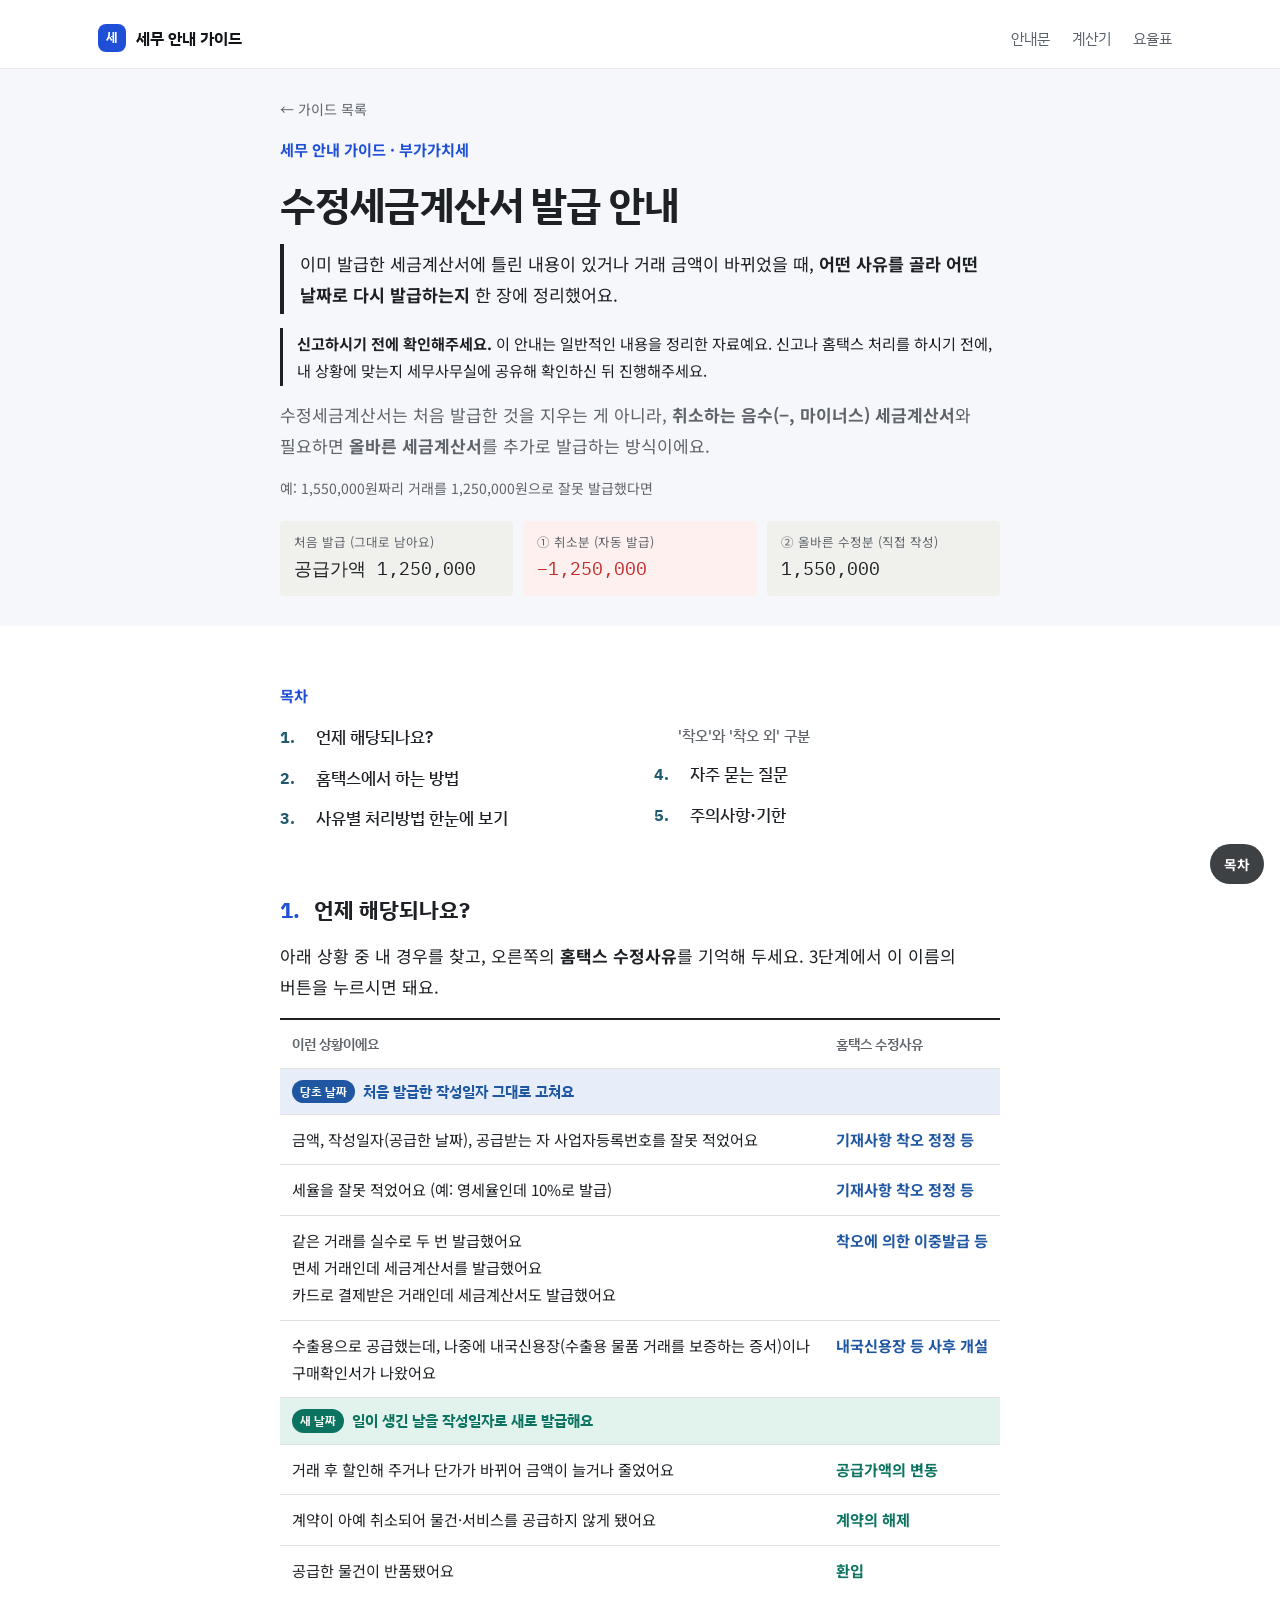
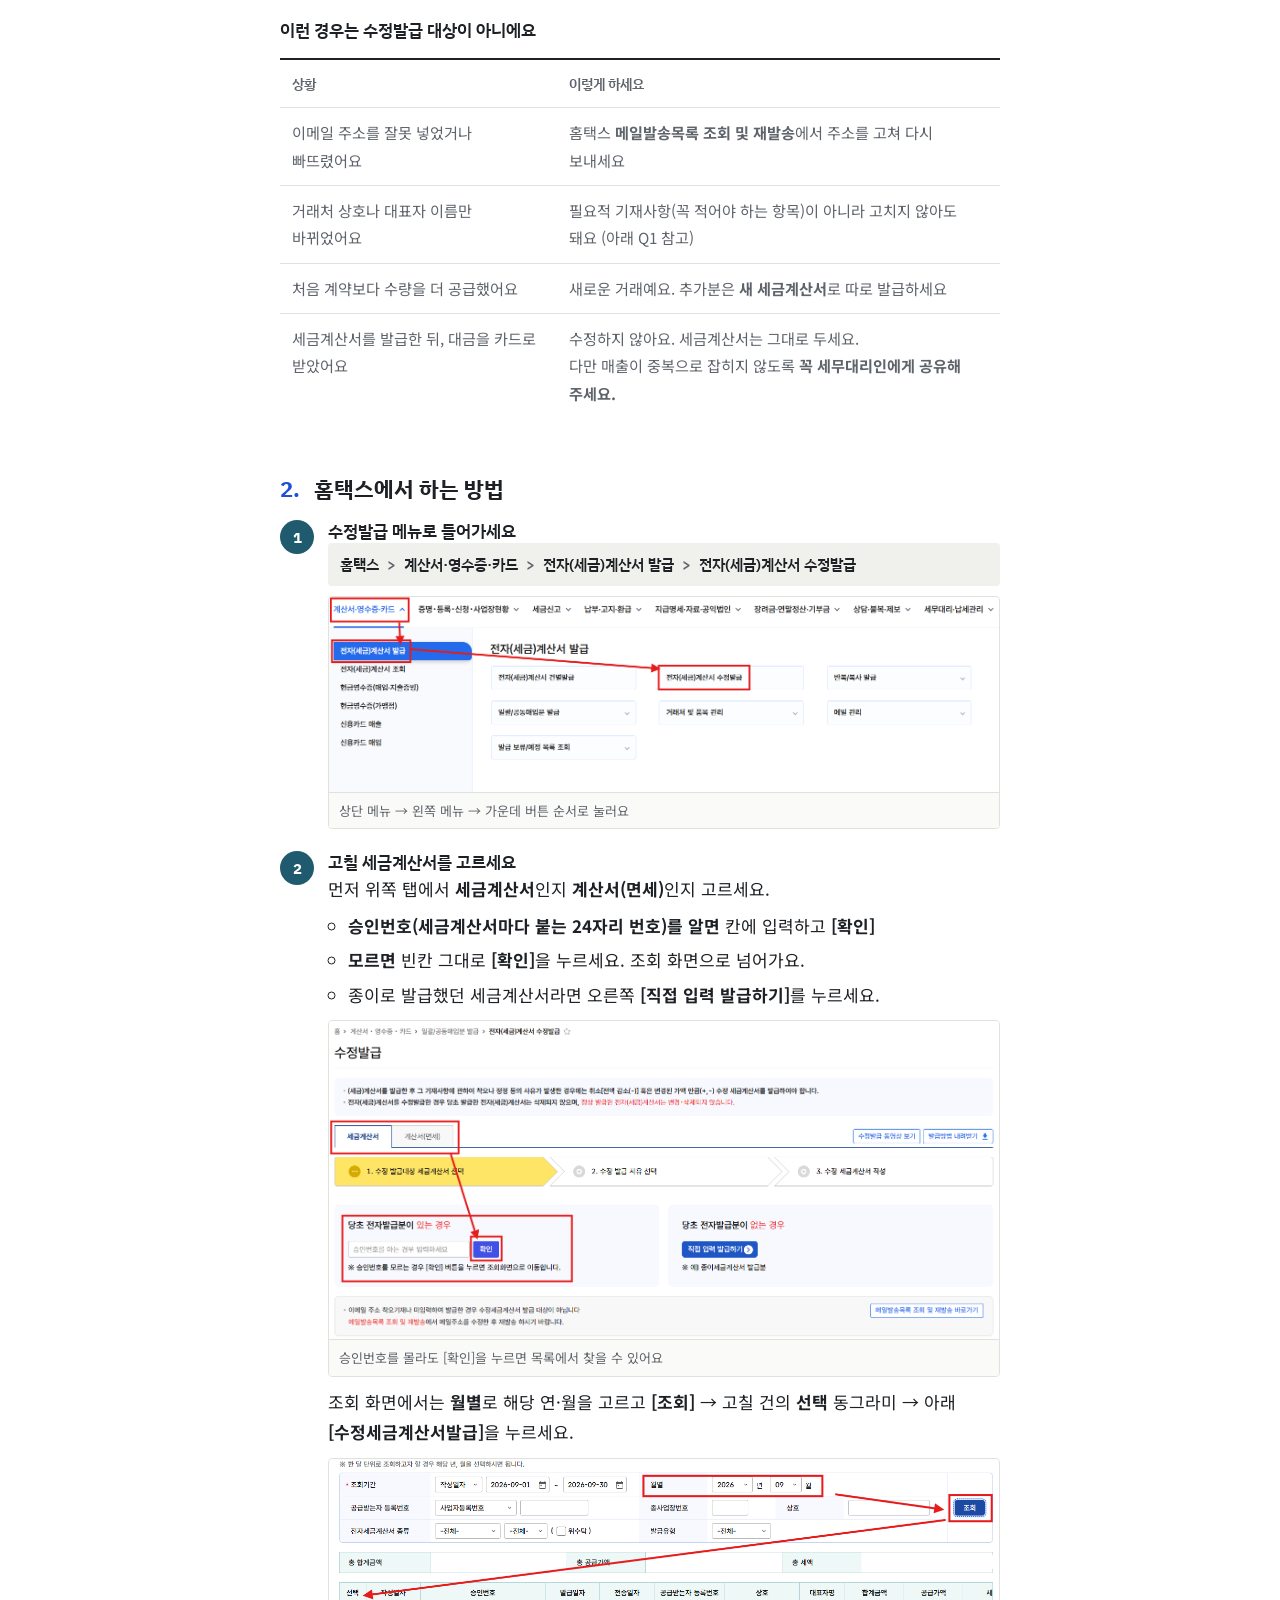
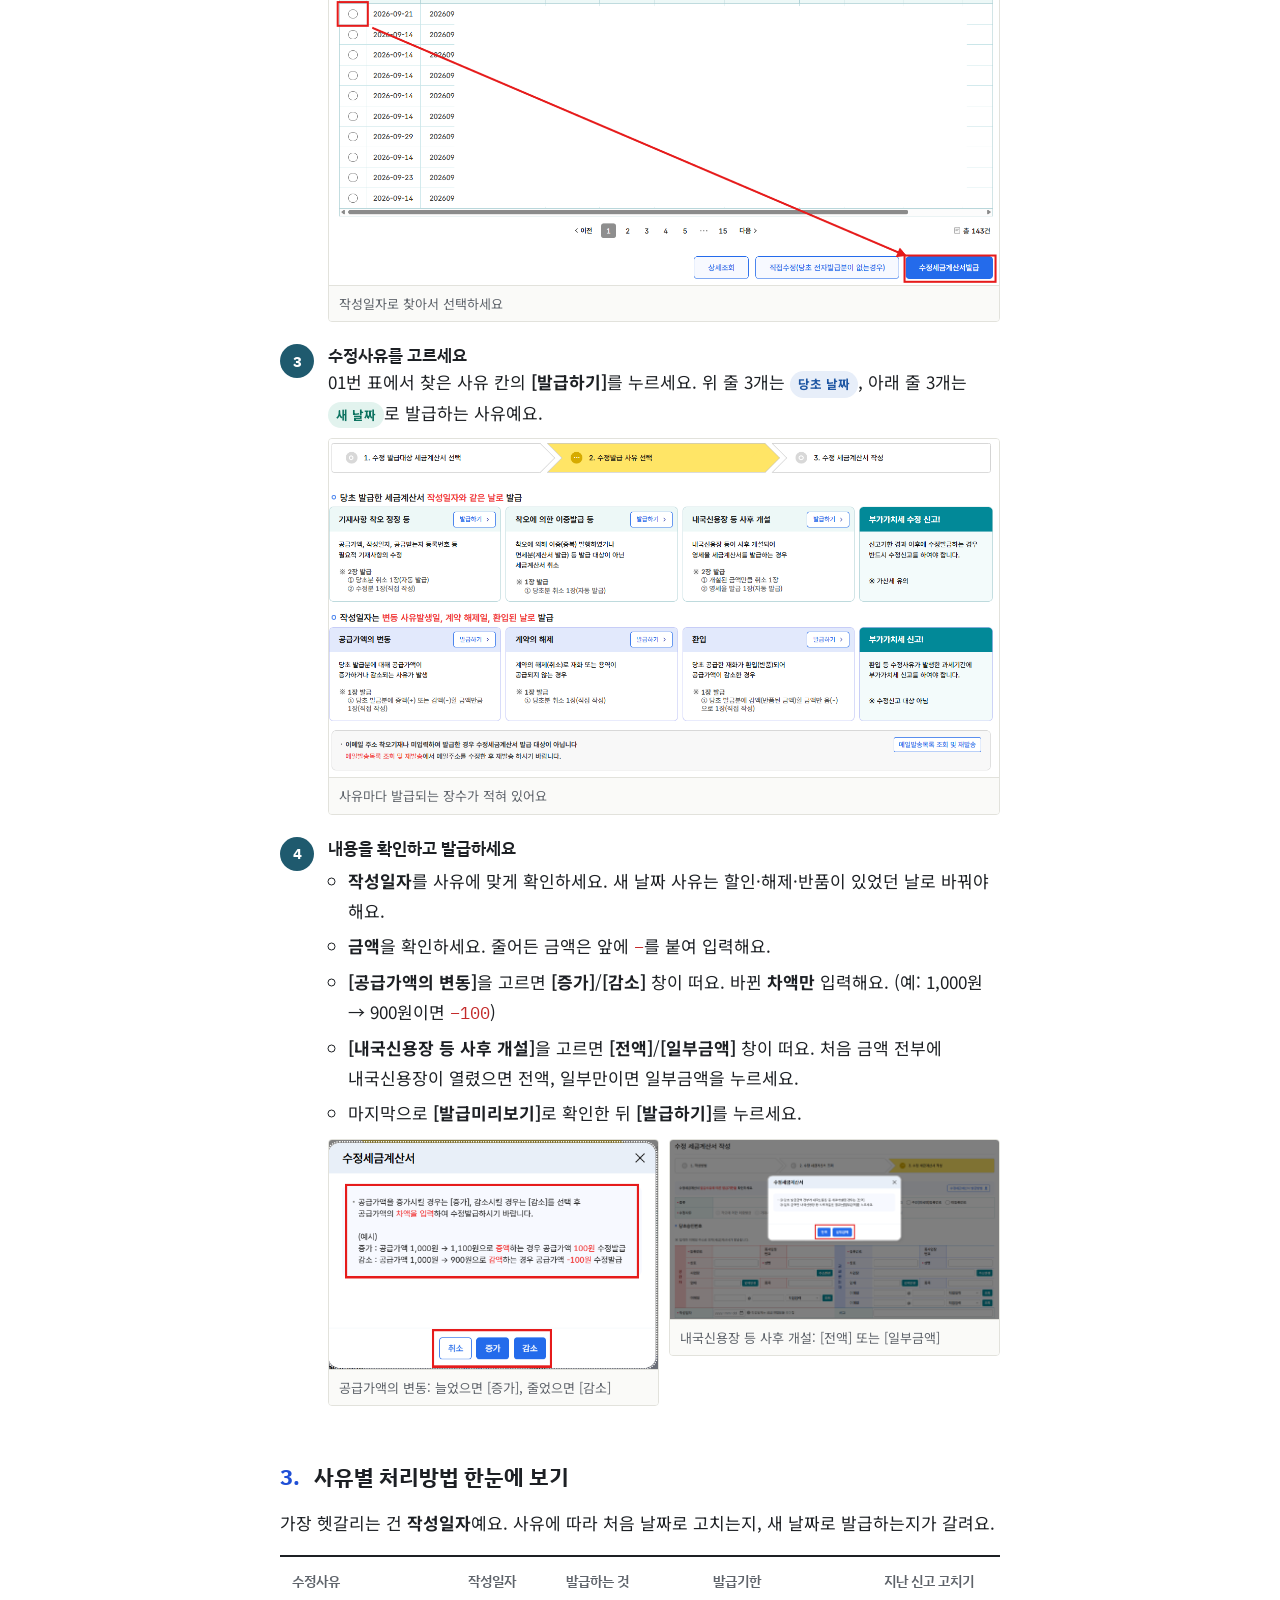
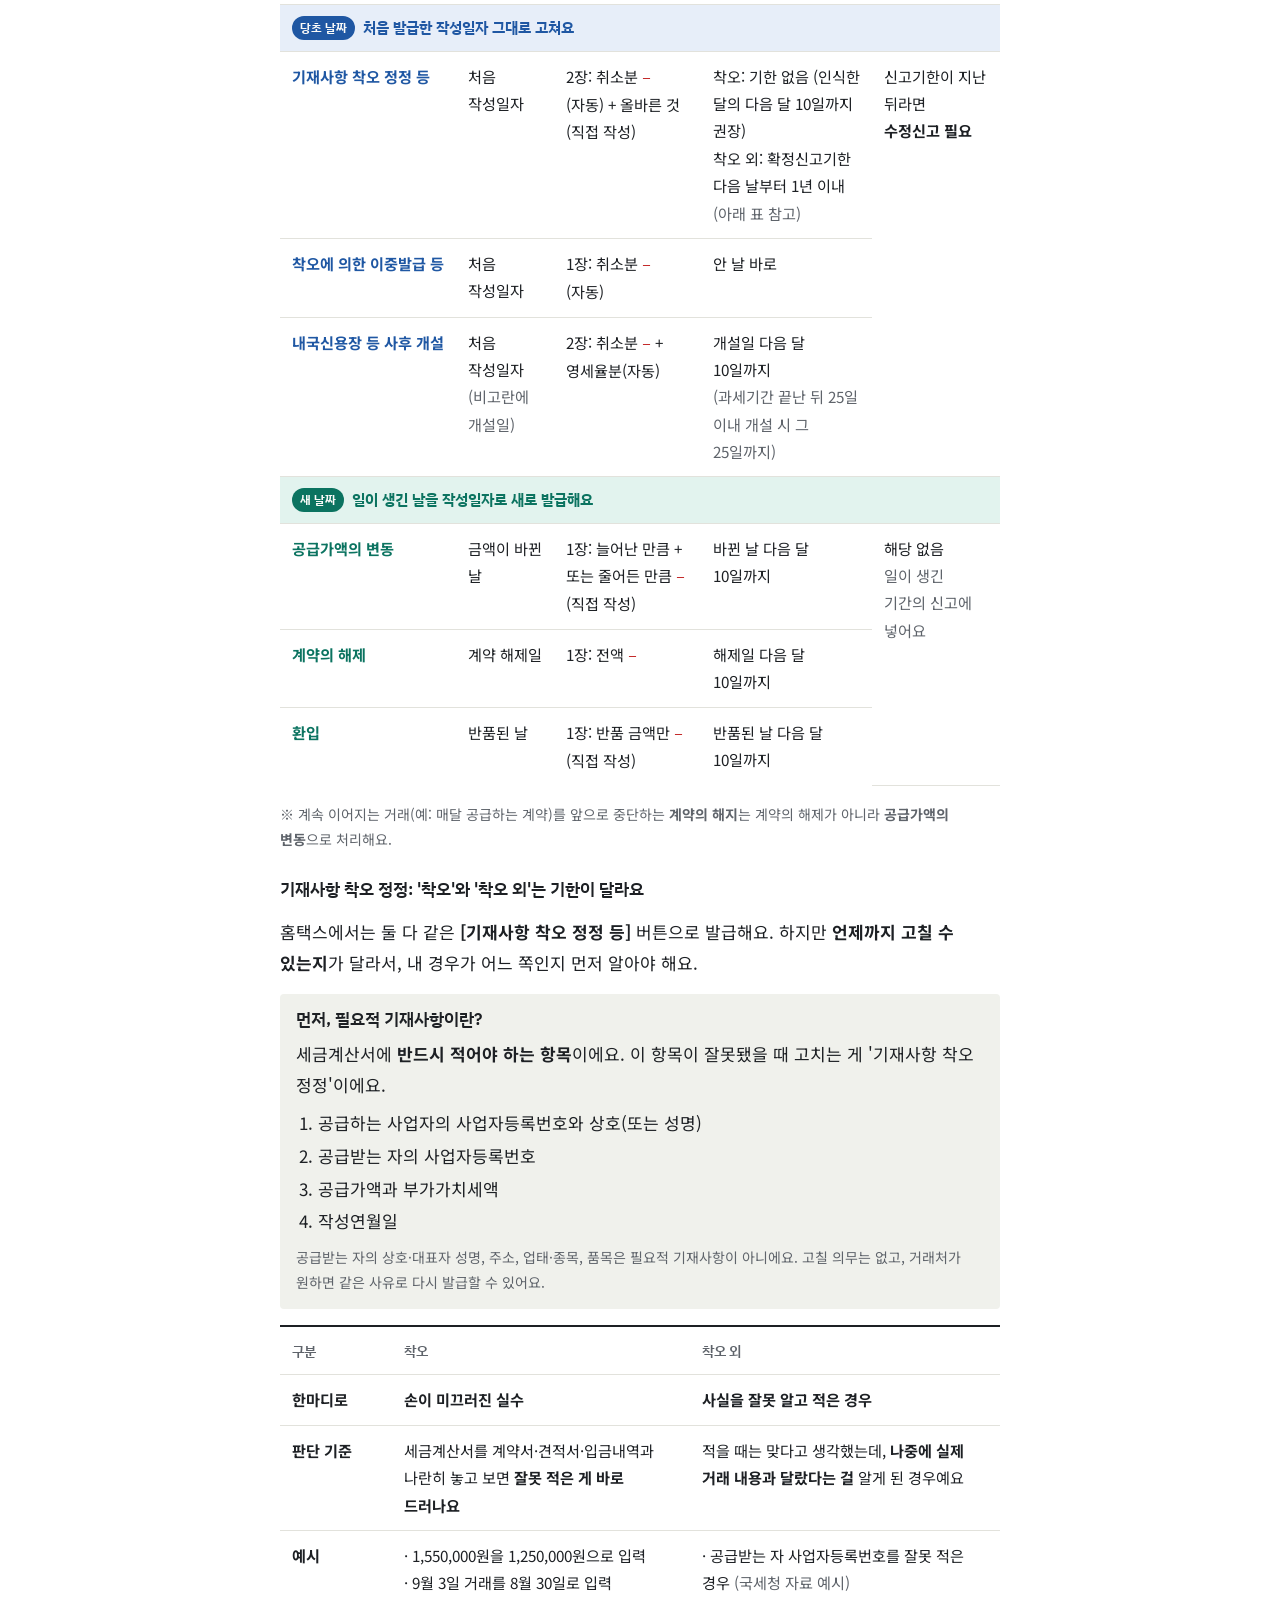
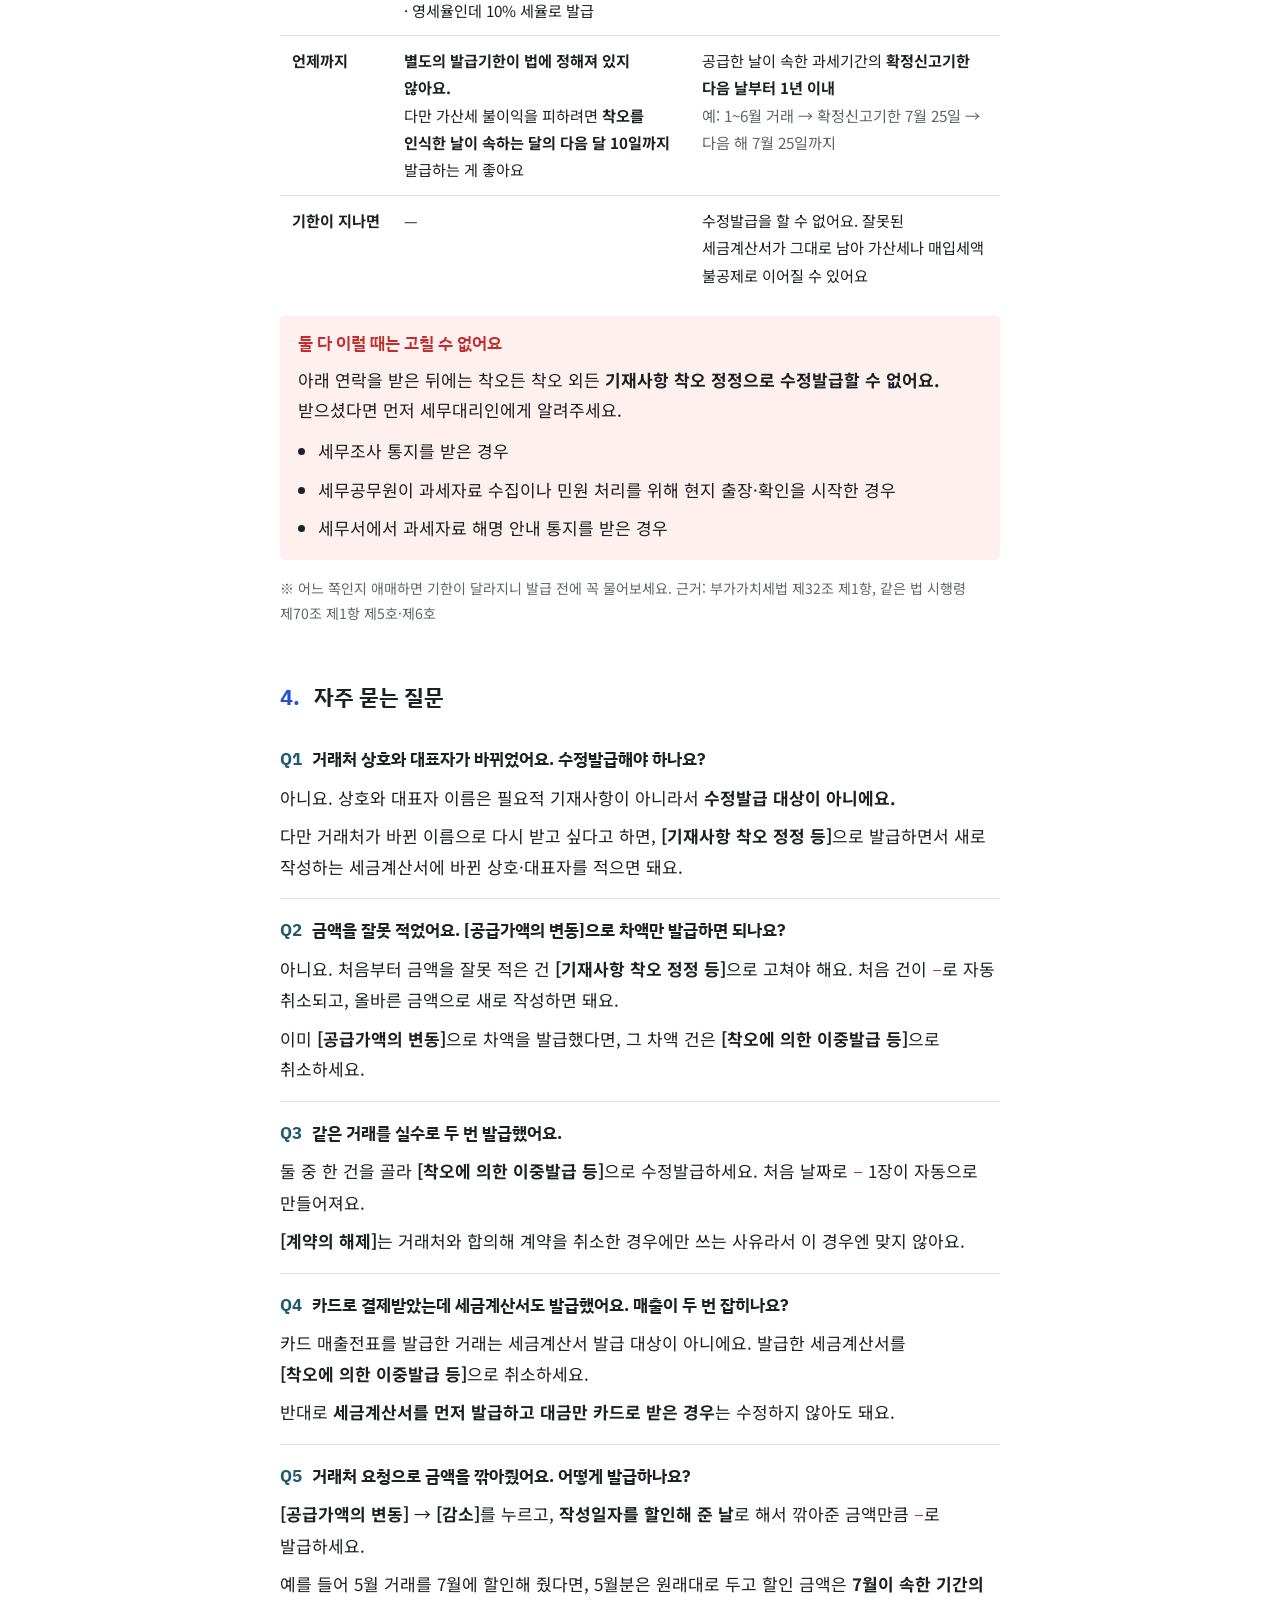
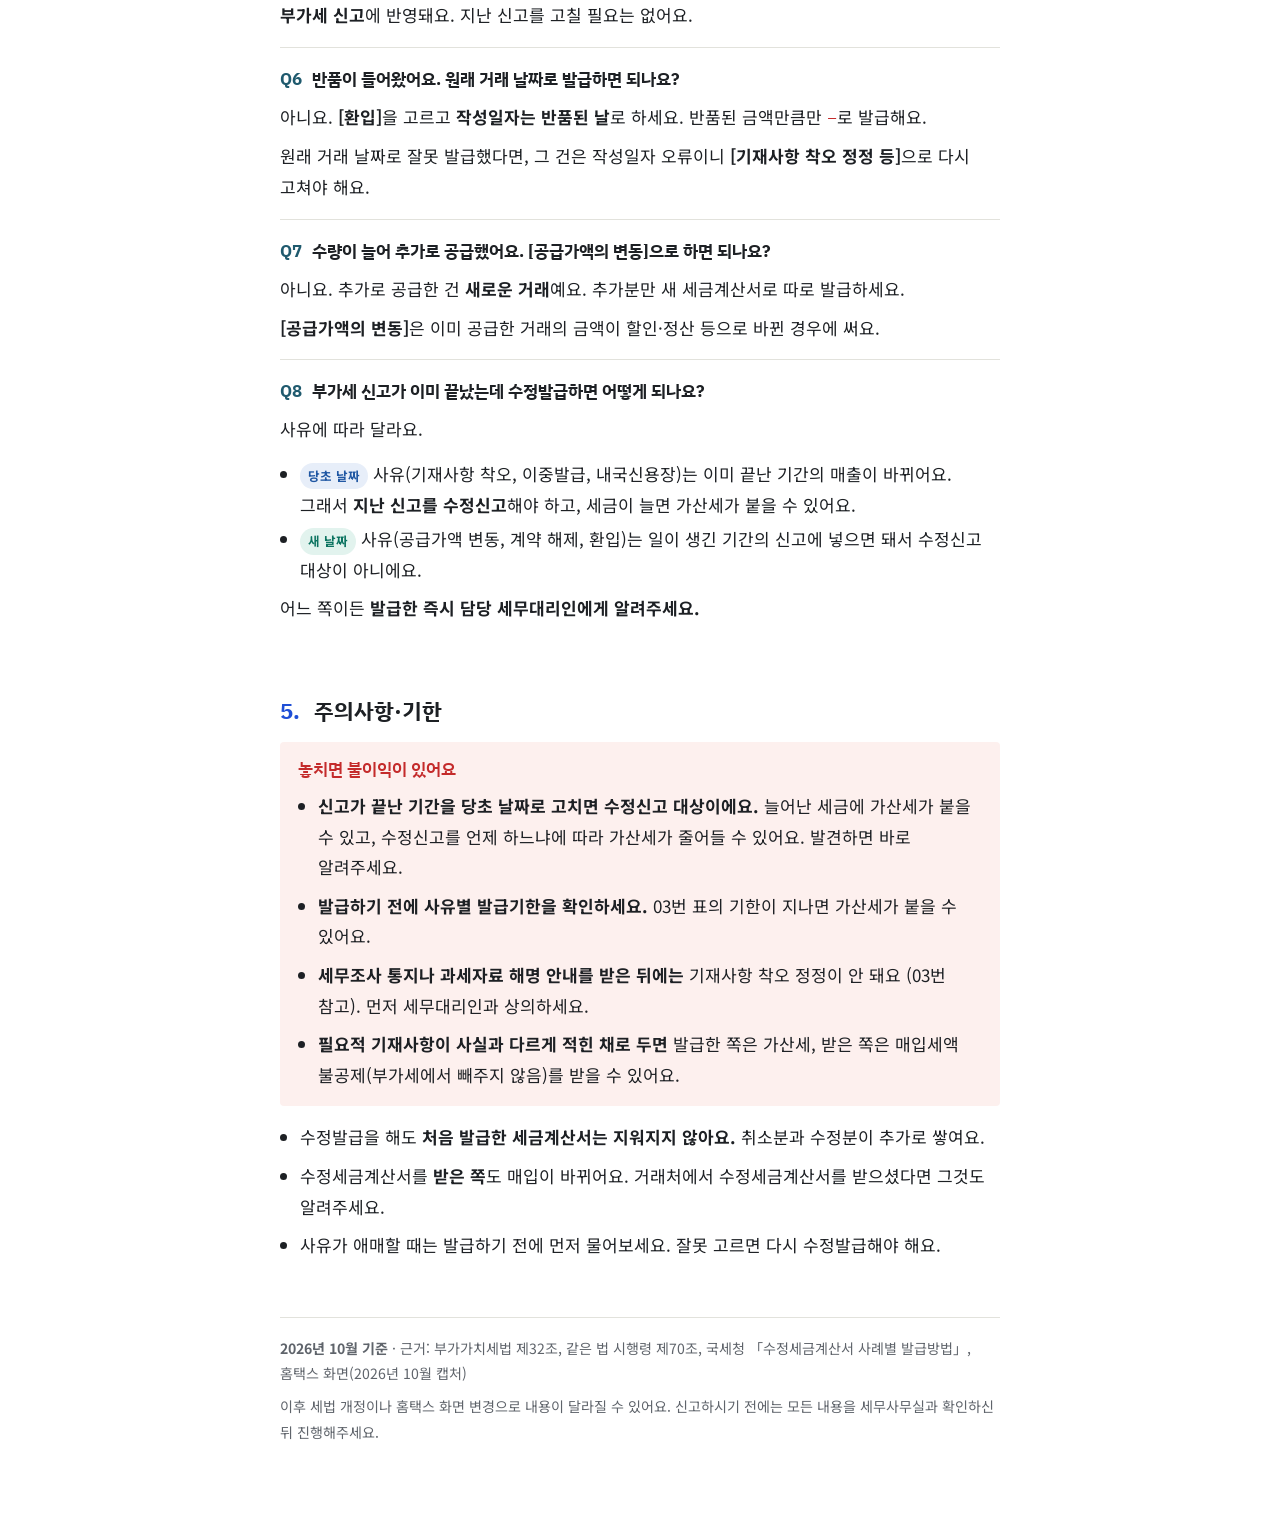
<file: guides/modified-tax-invoice/index.html>
<!doctype html>
<html lang="ko">
<head>
<meta charset="utf-8">
<meta name="viewport" content="width=device-width,initial-scale=1,viewport-fit=cover">
<meta name="description" content="수정세금계산서를 언제, 어떤 사유로, 홈택스에서 어떻게 발급하는지 사유별로 정리한 안내입니다.">
<meta property="og:title" content="수정세금계산서 발급 안내">
<meta property="og:description" content="사유별 작성일자·발급기한·홈택스 발급 방법과 자주 묻는 질문">
<meta property="og:type" content="article">
<title>수정세금계산서 발급 안내</title>
<link rel="preconnect" href="https://fonts.googleapis.com">
<link rel="preconnect" href="https://fonts.gstatic.com" crossorigin>
<link rel="stylesheet" href="https://fonts.googleapis.com/css2?family=IBM+Plex+Sans+KR:wght@500;600;700&family=Noto+Sans+KR:wght@400;500;700&family=IBM+Plex+Mono:wght@500&display=swap">
<style>
/* Layout: 한 줄 기둥(약 720px) 문서. 세금계산서 양식의 관례(음(-)=붉은 글씨)를 색 언어로 사용.
   당초 날짜로 고치는 사유 = 파랑, 새 날짜로 발급하는 사유 = 초록, 음(-) 금액 = 빨강 */
:root{
  --bg:#f5f7f9; --surface:#ffffff; --ink:#17212d; --muted:#586374; --line:#d8dee6;
  --orig:#1f57a3; --orig-soft:#e7eef9;
  --new:#0b7360; --new-soft:#e2f3ee;
  --minus:#c42b2b; --warn-soft:#fdf0ee; --flag:#8a5a00; --flag-soft:#fff3d6;
  --f-display:"IBM Plex Sans KR","Noto Sans CJK KR","Apple SD Gothic Neo","Malgun Gothic",sans-serif;
  --f-body:"Noto Sans KR","Noto Sans CJK KR","Apple SD Gothic Neo","Malgun Gothic",sans-serif;
  --f-num:"IBM Plex Mono",ui-monospace,"SFMono-Regular",Menlo,monospace;
}
@media (prefers-color-scheme: dark){:root:not([data-theme="light"]){
  --bg:#10161e; --surface:#18212c; --ink:#e7ecf2; --muted:#a2adbb; --line:#2c3846;
  --orig:#7fb0f2; --orig-soft:#1b2c45; --new:#5fd0b6; --new-soft:#13332d;
  --minus:#ff7b74; --warn-soft:#3a1f1e; --flag:#f3c463; --flag-soft:#3a2f14; color-scheme:dark}}
:root[data-theme="dark"]{
  --bg:#10161e; --surface:#18212c; --ink:#e7ecf2; --muted:#a2adbb; --line:#2c3846;
  --orig:#7fb0f2; --orig-soft:#1b2c45; --new:#5fd0b6; --new-soft:#13332d;
  --minus:#ff7b74; --warn-soft:#3a1f1e; --flag:#f3c463; --flag-soft:#3a2f14; color-scheme:dark}

*{box-sizing:border-box}
body{background:var(--bg);color:var(--ink);font-family:var(--f-body);font-size:16px;line-height:1.7;word-break:keep-all;overflow-wrap:break-word;
  padding-left:max(16px,env(safe-area-inset-left,0px));padding-right:max(16px,env(safe-area-inset-right,0px))}
.wrap{max-width:760px;margin:0 auto;padding-block:40px 56px;display:flex;flex-direction:column;gap:44px}
h1,h2,h3{font-family:var(--f-display);text-wrap:balance;margin:0;line-height:1.35}
h1{font-size:clamp(26px,5.4vw,34px);font-weight:700}
h2{font-size:22px;font-weight:700;display:flex;gap:10px;align-items:baseline}
h2 .no{font-family:var(--f-num);font-size:14px;color:var(--muted);font-weight:500}
h3{font-size:17px;font-weight:600}
p{margin:0}
section{display:flex;flex-direction:column;gap:16px}
.eyebrow{font-size:13px;letter-spacing:.06em;color:var(--muted);font-weight:500}
.lead{font-size:18px;color:var(--ink)}
.muted{color:var(--muted)}
.minus{color:var(--minus);font-family:var(--f-num)}
.num{font-family:var(--f-num);font-variant-numeric:tabular-nums}
b,strong{font-weight:700}
.flag{display:inline-block;font-size:12px;font-weight:700;color:var(--flag);background:var(--flag-soft);
  padding:1px 7px;border-radius:4px;white-space:nowrap;vertical-align:1px}
.tag{display:inline-block;font-size:12.5px;font-weight:700;padding:2px 8px;border-radius:999px;white-space:nowrap}
.tag.orig{color:var(--orig);background:var(--orig-soft)}
.tag.new{color:var(--new);background:var(--new-soft)}
.btn{font-weight:700;white-space:nowrap}
.btn::before{content:"["}.btn::after{content:"]"}

html{scroll-behavior:smooth}
@media (prefers-reduced-motion: reduce){html{scroll-behavior:auto}}
section,#toc,#chakoh{scroll-margin-top:16px}
.toc{background:var(--surface);border:1px solid var(--line);border-radius:8px;padding:14px 18px;display:flex;flex-direction:column;gap:8px}
.toc ol{list-style:none;margin:0;padding:0;display:flex;flex-direction:column;gap:2px}
.toc li a{display:flex;gap:10px;align-items:baseline;padding:6px 4px;border-radius:6px;color:var(--ink);text-decoration:none;font-family:var(--f-display);font-weight:600}
.toc li a:hover{background:var(--bg)}
.toc li a .no{font-family:var(--f-num);font-size:13px;color:var(--muted);font-weight:500;min-width:22px}
.toc li.sub a{font-weight:500;font-size:14.5px;padding-left:36px;color:var(--muted)}
a:focus-visible{outline:2px solid var(--orig);outline-offset:2px}
.totop{margin-top:4px;text-align:right;font-size:14px}
.totop a{color:var(--muted);text-decoration:none}
.totop a:hover{color:var(--orig);text-decoration:underline}
.fab{position:fixed;right:calc(16px + env(safe-area-inset-right,0px));bottom:calc(16px + env(safe-area-inset-bottom,0px));width:44px;height:44px;border-radius:50%;
  background:var(--ink);color:var(--bg);display:grid;place-items:center;text-decoration:none;font-family:var(--f-num);font-size:18px;box-shadow:0 2px 8px rgba(0,0,0,.18);z-index:5}

/* 머리 */
header{display:flex;flex-direction:column;gap:14px}
.summary{border-left:4px solid var(--ink);padding:4px 0 4px 16px;font-size:17px}
.slips{display:flex;gap:10px;flex-wrap:wrap;margin-top:6px}
.slip{background:var(--surface);border:1px solid var(--line);border-radius:6px;padding:10px 14px;min-width:0;flex:1 1 200px}
.slip .k{font-size:12.5px;color:var(--muted)}
.slip .v{font-family:var(--f-num);font-size:18px;font-variant-numeric:tabular-nums}
.slip.cancel{border-color:var(--minus)}
.slip.cancel .v{color:var(--minus)}

/* 표 */
.tbl{overflow-x:auto;border:1px solid var(--line);border-radius:8px;background:var(--surface)}
table{border-collapse:collapse;width:100%;font-size:15px;min-width:560px}
th,td{text-align:left;vertical-align:top;padding:11px 12px;border-bottom:1px solid var(--line)}
th{font-family:var(--f-display);font-weight:600;font-size:13.5px;color:var(--muted);background:var(--bg)}
tr:last-child td{border-bottom:0}
td.grp{font-weight:700;white-space:nowrap}
tr.gh td{background:var(--orig-soft);color:var(--orig);font-family:var(--f-display);font-weight:700;font-size:14.5px;padding:9px 12px;border-bottom:1px solid var(--line)}
tr.gh.new td{background:var(--new-soft);color:var(--new)}
tr.gh .ghk{display:inline-block;font-size:12px;padding:1px 8px;border-radius:999px;background:var(--orig);color:var(--surface);margin-right:8px;vertical-align:1px}
tr.gh.new .ghk{background:var(--new)}
tr.orig td.grp{color:var(--orig)}
tr.new td.grp{color:var(--new)}
.rgh{font-family:var(--f-display);font-weight:700;font-size:15px;padding:8px 12px;border-radius:6px;background:var(--orig-soft);color:var(--orig)}
.rgh.new{background:var(--new-soft);color:var(--new)}
.defs{background:var(--surface);border:1px solid var(--line);border-radius:8px;padding:14px 16px;display:flex;flex-direction:column;gap:8px}
.defs ol{margin:0;padding-left:22px;display:flex;flex-direction:column;gap:2px}
.vs th:first-child{width:110px}
tr.no td{color:var(--muted)}

/* 단계 */
ol.steps{list-style:none;margin:0;padding:0;display:flex;flex-direction:column;gap:22px;counter-reset:s}
ol.steps>li{counter-increment:s;display:grid;grid-template-columns:34px 1fr;gap:0 14px}
ol.steps>li::before{content:counter(s);grid-row:1/span 3;width:34px;height:34px;border-radius:50%;
  background:var(--ink);color:var(--bg);font-family:var(--f-num);font-weight:500;display:grid;place-items:center;font-size:15px}
ol.steps>li>*{min-width:0;grid-column:2}
.path{font-family:var(--f-display);font-weight:600;background:var(--surface);border:1px solid var(--line);
  border-radius:6px;padding:8px 12px;font-size:15px;word-break:keep-all}
.path span{color:var(--muted);padding:0 4px}
figure{margin:10px 0 0;border:1px solid var(--line);border-radius:8px;overflow:hidden;background:#fff}
figure img{display:block;width:100%;height:auto}
figcaption{font-size:13px;color:var(--muted);padding:6px 10px;background:var(--surface);border-top:1px solid var(--line)}

.figs{display:grid;grid-template-columns:1fr 1fr;gap:10px;align-items:start}
.figs figure{margin-top:10px}
@media (max-width:719px){.figs{grid-template-columns:1fr}}
ul.tight{margin:6px 0 0;padding-left:20px;display:flex;flex-direction:column;gap:4px}

/* 사유 카드 (휴대폰) */
.legend{display:flex;gap:8px 16px;flex-wrap:wrap;font-size:14px}
.reasons{display:none;flex-direction:column;gap:12px}
.rc{background:var(--surface);border:1px solid var(--line);border-radius:8px;padding:14px 16px;display:flex;flex-direction:column;gap:8px}
.rc.orig{border-top:3px solid var(--orig)}
.rc.new{border-top:3px solid var(--new)}
.rc dl{margin:0;display:grid;grid-template-columns:84px 1fr;gap:6px 10px;font-size:15px}
.rc dt{color:var(--muted);font-size:13.5px;padding-top:1px}
.rc dd{margin:0;min-width:0}
@media (max-width:719px){.cmp-table{display:none}.reasons{display:flex}}

/* FAQ */
.faq{display:flex;flex-direction:column;gap:10px}
details{background:var(--surface);border:1px solid var(--line);border-radius:8px}
summary{cursor:pointer;padding:14px 16px;font-family:var(--f-display);font-weight:600;font-size:16px;list-style:none;display:flex;gap:10px}
summary::-webkit-details-marker{display:none}
summary .q{color:var(--orig);font-family:var(--f-num)}
summary::after{content:"+";margin-left:auto;color:var(--muted);font-family:var(--f-num)}
details[open] summary::after{content:"−"}
summary:focus-visible{outline:2px solid var(--orig);outline-offset:2px;border-radius:8px}
details .a{padding:0 16px 16px 16px;display:flex;flex-direction:column;gap:8px}

/* 주의 */
.warn{background:var(--warn-soft);border:1px solid var(--minus);border-radius:8px;padding:16px 18px;display:flex;flex-direction:column;gap:10px}
.warn h3{color:var(--minus)}
ul.check{margin:0;padding-left:20px;display:flex;flex-direction:column;gap:8px}

.contact{border:1px dashed var(--muted);border-radius:8px;padding:18px;display:grid;grid-template-columns:90px 1fr;gap:8px 12px}
.contact dt{color:var(--muted)}
.contact dd{margin:0;color:var(--muted)}
footer{font-size:13.5px;color:var(--muted);border-top:1px solid var(--line);padding-top:18px;display:flex;flex-direction:column;gap:8px}

@media print{
  .fab,.totop{display:none!important}
  body{background:#fff;font-size:12.5px}
  .wrap{padding-block:0;gap:26px;max-width:none}
  .cmp-table{display:block!important}.reasons{display:none!important}
  details{break-inside:avoid}details .a{display:flex!important}
  summary::after{display:none}
  figure,.warn,tr,.rc{break-inside:avoid}
  table{min-width:0;font-size:12px}
  h2{break-after:avoid}
  #compare{break-before:page}
  .figs{grid-template-columns:1fr 1fr!important}
}

.back{font-size:14px;color:var(--muted);text-decoration:none;width:fit-content}
.back:hover{color:var(--orig);text-decoration:underline}
@media print{.back{display:none}}
/* ── 2026.11 새 디자인: 종이 안내장처럼. 칸막이 상자를 줄이고 법령·장식 최소화 (색 의미 파랑/초록/빨강은 유지) ── */
:root{--bg:#fafaf8;--surface:#fafaf8;--ink:#1d2024;--muted:#5f646b;--line:#e2e2dc;--soft:#f0f1ec;--accent:#1f5a6e}
@media (prefers-color-scheme: dark){:root:not([data-theme="light"]){--bg:#151719;--surface:#151719;--ink:#e8e9e6;--muted:#a3a8ad;--line:#2f3337;--soft:#1e2124;--accent:#8cc3d4}}
:root[data-theme="dark"]{--bg:#151719;--surface:#151719;--ink:#e8e9e6;--muted:#a3a8ad;--line:#2f3337;--soft:#1e2124;--accent:#8cc3d4}
body{font-size:17px;line-height:1.8}
.wrap{max-width:720px;gap:56px;padding-block:32px 72px}
h2{font-size:1.4rem}
h2 .no{font-family:var(--f-display);font-size:1.4rem;color:var(--accent);font-weight:700}
h2 .no::after{content:"."}
.eyebrow{font-size:.95rem;letter-spacing:0;color:var(--accent);font-weight:700}
.summary{font-size:1.08rem}
.notice{font-size:.95rem;border-left:3px solid var(--ink);padding:2px 0 2px 14px}
.slip{background:var(--soft);border:0;border-radius:4px}
.slip.cancel{border:0;background:var(--warn-soft)}
.toc{background:none;border:0;padding:0}
.toc ol{display:block;columns:2 240px;column-gap:28px}
.toc li{break-inside:avoid}
.toc li a{font-weight:500;padding:5px 0}
.toc li a .no{font-family:var(--f-display);color:var(--accent);font-weight:700;font-size:1rem;min-width:1.6em}
.toc li a .no::after{content:"."}
.toc li.sub a{padding-left:1.6em;font-size:.95rem}
.toc .eyebrow{color:var(--muted)}
.totop{display:none}
.tbl{border:0;border-radius:0;background:none;border-top:2px solid var(--ink)}
th{background:none;font-size:.88rem}
tr.gh td{font-size:.95rem}
table{font-size:.95rem}
.defs{background:var(--soft);border:0;border-radius:4px}
.path{background:var(--soft);border:0;border-radius:4px}
figure{border-radius:4px}
.rc{background:none;border:0;border-top:3px solid var(--line);border-radius:0;padding:12px 0 4px}
.rgh{border-radius:4px}
.warn{border:0;border-radius:4px}
ol.steps>li::before{background:var(--accent);font-family:var(--f-display);font-weight:700}
.faq{gap:0}
details{background:none;border:0;border-radius:0;border-bottom:1px solid var(--line)}
details:last-child{border-bottom:0}
summary{padding:16px 0 8px;font-size:1.05rem;font-weight:700;cursor:default}
summary .q{font-family:var(--f-display);color:var(--accent)}
summary::after{display:none}
details .a{padding:0 0 16px}
.fab{width:auto;height:auto;border-radius:999px;padding:8px 14px;font-family:var(--f-body);font-size:.85rem;font-weight:700;box-shadow:none;opacity:.85}
footer{font-size:.88rem}
</style>
<link rel="stylesheet" href="../../assets/site.css">
</head>
<body class="g-page g-inv">
<div class="site-bar"><div class="in"><a class="brand" href="../../"><span class="mark">세</span>세무 안내 가이드</a><nav aria-label="분류"><a href="../../#guides">안내문</a><a href="../../#tools">계산기</a><a href="../../tools/salary-calculator/#rates">요율표</a></nav></div></div>


<div class="wrap">

<header>
  <a class="back" href="../../">← 가이드 목록</a>
  <div class="eyebrow">세무 안내 가이드 · 부가가치세</div>
  <h1>수정세금계산서 발급 안내</h1>
  <p class="summary">이미 발급한 세금계산서에 틀린 내용이 있거나 거래 금액이 바뀌었을 때, <b>어떤 사유를 골라 어떤 날짜로 다시 발급하는지</b> 한 장에 정리했어요.</p>
  <p class="notice"><b>신고하시기 전에 확인해주세요.</b> 이 안내는 일반적인 내용을 정리한 자료예요. 신고나 홈택스 처리를 하시기 전에, 내 상황에 맞는지 세무사무실에 공유해 확인하신 뒤 진행해주세요.</p>
  <p class="muted">수정세금계산서는 처음 발급한 것을 지우는 게 아니라, <b>취소하는 음수(−, 마이너스) 세금계산서</b>와 필요하면 <b>올바른 세금계산서</b>를 추가로 발급하는 방식이에요.</p>
  <p class="muted" style="font-size:14px">예: 1,550,000원짜리 거래를 1,250,000원으로 잘못 발급했다면</p>
  <div class="slips" aria-label="예시: 금액을 잘못 적은 경우">
    <div class="slip"><div class="k">처음 발급 (그대로 남아요)</div><div class="v">공급가액 1,250,000</div></div>
    <div class="slip cancel"><div class="k">① 취소분 (자동 발급)</div><div class="v">−1,250,000</div></div>
    <div class="slip"><div class="k">② 올바른 수정분 (직접 작성)</div><div class="v">1,550,000</div></div>
  </div>
</header>

<nav id="toc" class="toc" aria-label="목차">
  <div class="eyebrow">목차</div>
  <ol>
    <li><a href="#when"><span class="no">1</span>언제 해당되나요?</a></li>
    <li><a href="#how"><span class="no">2</span>홈택스에서 하는 방법</a></li>
    <li><a href="#compare"><span class="no">3</span>사유별 처리방법 한눈에 보기</a></li>
    <li class="sub"><a href="#chakoh">'착오'와 '착오 외' 구분</a></li>
    <li><a href="#faq"><span class="no">4</span>자주 묻는 질문</a></li>
    <li><a href="#caution"><span class="no">5</span>주의사항·기한</a></li>
  </ol>
</nav>

<section id="when">
  <h2><span class="no">1</span>언제 해당되나요?</h2>
  <p>아래 상황 중 내 경우를 찾고, 오른쪽의 <b>홈택스 수정사유</b>를 기억해 두세요. 3단계에서 이 이름의 버튼을 누르시면 돼요.</p>
  <div class="tbl"><table>
    <thead><tr><th>이런 상황이에요</th><th>홈택스 수정사유</th></tr></thead>
    <tbody>
      <tr class="gh orig"><td colspan="2"><span class="ghk">당초 날짜</span>처음 발급한 작성일자 그대로 고쳐요</td></tr>
      <tr class="orig"><td>금액, 작성일자(공급한 날짜), 공급받는 자 사업자등록번호를 잘못 적었어요</td><td class="grp">기재사항 착오 정정 등</td></tr>
      <tr class="orig"><td>세율을 잘못 적었어요 (예: 영세율인데 10%로 발급)</td><td class="grp">기재사항 착오 정정 등</td></tr>
      <tr class="orig"><td>같은 거래를 실수로 두 번 발급했어요<br>면세 거래인데 세금계산서를 발급했어요<br>카드로 결제받은 거래인데 세금계산서도 발급했어요</td><td class="grp">착오에 의한 이중발급 등</td></tr>
      <tr class="orig"><td>수출용으로 공급했는데, 나중에 내국신용장(수출용 물품 거래를 보증하는 증서)이나 구매확인서가 나왔어요</td><td class="grp">내국신용장 등 사후 개설</td></tr>
      <tr class="gh new"><td colspan="2"><span class="ghk">새 날짜</span>일이 생긴 날을 작성일자로 새로 발급해요</td></tr>
      <tr class="new"><td>거래 후 할인해 주거나 단가가 바뀌어 금액이 늘거나 줄었어요</td><td class="grp">공급가액의 변동</td></tr>
      <tr class="new"><td>계약이 아예 취소되어 물건·서비스를 공급하지 않게 됐어요</td><td class="grp">계약의 해제</td></tr>
      <tr class="new"><td>공급한 물건이 반품됐어요</td><td class="grp">환입</td></tr>
    </tbody>
  </table></div>

  <h3 style="margin-top:8px">이런 경우는 수정발급 대상이 아니에요</h3>
  <div class="tbl"><table>
    <thead><tr><th>상황</th><th>이렇게 하세요</th></tr></thead>
    <tbody>
      <tr class="no"><td>이메일 주소를 잘못 넣었거나 빠뜨렸어요</td><td>홈택스 <b>메일발송목록 조회 및 재발송</b>에서 주소를 고쳐 다시 보내세요</td></tr>
      <tr class="no"><td>거래처 상호나 대표자 이름만 바뀌었어요</td><td>필요적 기재사항(꼭 적어야 하는 항목)이 아니라 고치지 않아도 돼요 (아래 Q1 참고)</td></tr>
      <tr class="no"><td>처음 계약보다 수량을 더 공급했어요</td><td>새로운 거래예요. 추가분은 <b>새 세금계산서</b>로 따로 발급하세요</td></tr>
      <tr class="no"><td>세금계산서를 발급한 뒤, 대금을 카드로 받았어요</td><td>수정하지 않아요. 세금계산서는 그대로 두세요.<br>다만 매출이 중복으로 잡히지 않도록 <b>꼭 세무대리인에게 공유해 주세요.</b></td></tr>
    </tbody>
  </table></div>
  <p class="totop"><a href="#toc">↑ 목차로</a></p>
</section>

<section id="how">
  <h2><span class="no">2</span>홈택스에서 하는 방법</h2>
  <ol class="steps">
    <li>
      <h3>수정발급 메뉴로 들어가세요</h3>
      <p class="path">홈택스 <span>&gt;</span> 계산서·영수증·카드 <span>&gt;</span> 전자(세금)계산서 발급 <span>&gt;</span> 전자(세금)계산서 수정발급</p>
      <figure><img src="img/1.png" alt="홈택스 상단 메뉴에서 계산서·영수증·카드, 전자(세금)계산서 발급, 전자(세금)계산서 수정발급을 차례로 선택하는 화면"><figcaption>상단 메뉴 → 왼쪽 메뉴 → 가운데 버튼 순서로 눌러요</figcaption></figure>
    </li>
    <li>
      <h3>고칠 세금계산서를 고르세요</h3>
      <p>먼저 위쪽 탭에서 <b>세금계산서</b>인지 <b>계산서(면세)</b>인지 고르세요.</p>
      <ul class="tight">
        <li><b>승인번호(세금계산서마다 붙는 24자리 번호)를 알면</b> 칸에 입력하고 <span class="btn">확인</span></li>
        <li><b>모르면</b> 빈칸 그대로 <span class="btn">확인</span>을 누르세요. 조회 화면으로 넘어가요.</li>
        <li>종이로 발급했던 세금계산서라면 오른쪽 <span class="btn">직접 입력 발급하기</span>를 누르세요.</li>
      </ul>
      <figure><img src="img/2.png" alt="수정발급 1단계 화면. 세금계산서 탭과 승인번호 입력칸, 확인 버튼, 직접 입력 발급하기 버튼"><figcaption>승인번호를 몰라도 [확인]을 누르면 목록에서 찾을 수 있어요</figcaption></figure>
      <p style="margin-top:10px">조회 화면에서는 <b>월별</b>로 해당 연·월을 고르고 <span class="btn">조회</span> → 고칠 건의 <b>선택</b> 동그라미 → 아래 <span class="btn">수정세금계산서발급</span>을 누르세요.</p>
      <figure><img src="img/3.png" alt="발급 목록 조회 화면. 월별 선택, 조회 버튼, 선택 라디오 버튼, 수정세금계산서발급 버튼"><figcaption>작성일자로 찾아서 선택하세요</figcaption></figure>
    </li>
    <li>
      <h3>수정사유를 고르세요</h3>
      <p>01번 표에서 찾은 사유 칸의 <span class="btn">발급하기</span>를 누르세요. 위 줄 3개는 <span class="tag orig">당초 날짜</span>, 아래 줄 3개는 <span class="tag new">새 날짜</span>로 발급하는 사유예요.</p>
      <figure><img src="img/4.png" alt="수정발급 사유 선택 화면. 기재사항 착오 정정 등, 착오에 의한 이중발급 등, 내국신용장 등 사후 개설, 공급가액의 변동, 계약의 해제, 환입"><figcaption>사유마다 발급되는 장수가 적혀 있어요</figcaption></figure>
    </li>
    <li>
      <h3>내용을 확인하고 발급하세요</h3>
      <ul class="tight">
        <li><b>작성일자</b>를 사유에 맞게 확인하세요. 새 날짜 사유는 할인·해제·반품이 있었던 날로 바꿔야 해요.</li>
        <li><b>금액</b>을 확인하세요. 줄어든 금액은 앞에 <span class="minus">−</span>를 붙여 입력해요.</li>
        <li><span class="btn">공급가액의 변동</span>을 고르면 <span class="btn">증가</span>/<span class="btn">감소</span> 창이 떠요. 바뀐 <b>차액만</b> 입력해요. (예: 1,000원 → 900원이면 <span class="minus">−100</span>)</li>
        <li><span class="btn">내국신용장 등 사후 개설</span>을 고르면 <span class="btn">전액</span>/<span class="btn">일부금액</span> 창이 떠요. 처음 금액 전부에 내국신용장이 열렸으면 전액, 일부만이면 일부금액을 누르세요.</li>
        <li>마지막으로 <span class="btn">발급미리보기</span>로 확인한 뒤 <span class="btn">발급하기</span>를 누르세요.</li>
      </ul>
      <div class="figs">
        <figure><img src="img/6.png" alt="공급가액의 변동 선택 시 뜨는 창. 차액을 입력하라는 안내와 취소, 증가, 감소 버튼"><figcaption>공급가액의 변동: 늘었으면 [증가], 줄었으면 [감소]</figcaption></figure>
        <figure><img src="img/5.png" alt="내국신용장 등 사후 개설 선택 시 뜨는 창. 전액, 일부금액 버튼"><figcaption>내국신용장 등 사후 개설: [전액] 또는 [일부금액]</figcaption></figure>
      </div>
    </li>
  </ol>
  <p class="totop"><a href="#toc">↑ 목차로</a></p>
</section>

<section id="compare">
  <h2><span class="no">3</span>사유별 처리방법 한눈에 보기</h2>
  <p>가장 헷갈리는 건 <b>작성일자</b>예요. 사유에 따라 처음 날짜로 고치는지, 새 날짜로 발급하는지가 갈려요.</p>
  <div class="tbl cmp-table"><table>
    <thead><tr><th>수정사유</th><th>작성일자</th><th>발급하는 것</th><th>발급기한</th><th>지난 신고 고치기</th></tr></thead>
    <tbody>
      <tr class="gh orig"><td colspan="5"><span class="ghk">당초 날짜</span>처음 발급한 작성일자 그대로 고쳐요</td></tr>
      <tr class="orig"><td class="grp">기재사항 착오 정정 등</td><td>처음 작성일자</td><td>2장: 취소분 <span class="minus">−</span>(자동) + 올바른 것(직접 작성)</td><td>착오: 기한 없음 (인식한 달의 다음 달 10일까지 권장)<br>착오 외: 확정신고기한 다음 날부터 1년 이내<br><span class="muted">(아래 표 참고)</span></td><td rowspan="3">신고기한이 지난 뒤라면<br><b>수정신고 필요</b></td></tr>
      <tr class="orig"><td class="grp">착오에 의한 이중발급 등</td><td>처음 작성일자</td><td>1장: 취소분 <span class="minus">−</span>(자동)</td><td>안 날 바로</td></tr>
      <tr class="orig"><td class="grp">내국신용장 등 사후 개설</td><td>처음 작성일자<br><span class="muted">(비고란에 개설일)</span></td><td>2장: 취소분 <span class="minus">−</span> + 영세율분(자동)</td><td>개설일 다음 달 10일까지<br><span class="muted">(과세기간 끝난 뒤 25일 이내 개설 시 그 25일까지)</span></td></tr>
      <tr class="gh new"><td colspan="5"><span class="ghk">새 날짜</span>일이 생긴 날을 작성일자로 새로 발급해요</td></tr>
      <tr class="new"><td class="grp">공급가액의 변동</td><td>금액이 바뀐 날</td><td>1장: 늘어난 만큼 + 또는 줄어든 만큼 <span class="minus">−</span>(직접 작성)</td><td>바뀐 날 다음 달 10일까지</td><td rowspan="3">해당 없음<br><span class="muted">일이 생긴 기간의 신고에 넣어요</span></td></tr>
      <tr class="new"><td class="grp">계약의 해제</td><td>계약 해제일</td><td>1장: 전액 <span class="minus">−</span></td><td>해제일 다음 달 10일까지</td></tr>
      <tr class="new"><td class="grp">환입</td><td>반품된 날</td><td>1장: 반품 금액만 <span class="minus">−</span>(직접 작성)</td><td>반품된 날 다음 달 10일까지</td></tr>
    </tbody>
  </table></div>

  <div class="reasons">
    <div class="rgh">당초 날짜 · 처음 발급한 작성일자 그대로 고쳐요</div>
    <div class="rc orig"><h3>기재사항 착오 정정 등</h3><dl><dt>작성일자</dt><dd>처음 작성일자</dd><dt>발급</dt><dd>2장: 취소분 <span class="minus">−</span>(자동) + 올바른 것(직접 작성)</dd><dt>기한</dt><dd>착오는 기한 없음(인식한 달의 다음 달 10일까지 권장), 착오 외는 확정신고기한 다음 날부터 1년 이내 (아래 표 참고)</dd><dt>지난 신고</dt><dd>신고기한 지난 뒤라면 <b>수정신고 필요</b></dd></dl></div>
    <div class="rc orig"><h3>착오에 의한 이중발급 등</h3><dl><dt>작성일자</dt><dd>처음 작성일자</dd><dt>발급</dt><dd>1장: 취소분 <span class="minus">−</span>(자동)</dd><dt>기한</dt><dd>안 날 바로</dd><dt>지난 신고</dt><dd>신고기한 지난 뒤라면 <b>수정신고 필요</b></dd></dl></div>
    <div class="rc orig"><h3>내국신용장 등 사후 개설</h3><dl><dt>작성일자</dt><dd>처음 작성일자 (비고란에 개설일)</dd><dt>발급</dt><dd>2장: 취소분 <span class="minus">−</span> + 영세율분(자동)</dd><dt>기한</dt><dd>개설일 다음 달 10일까지 (과세기간 끝난 뒤 25일 이내 개설 시 그 25일까지)</dd><dt>지난 신고</dt><dd>신고기한 지난 뒤라면 <b>수정신고 필요</b></dd></dl></div>
    <div class="rgh new">새 날짜 · 일이 생긴 날을 작성일자로 새로 발급해요</div>
    <div class="rc new"><h3>공급가액의 변동</h3><dl><dt>작성일자</dt><dd>금액이 바뀐 날</dd><dt>발급</dt><dd>1장: 늘어난 만큼 + 또는 줄어든 만큼 <span class="minus">−</span></dd><dt>기한</dt><dd>바뀐 날 다음 달 10일까지</dd><dt>지난 신고</dt><dd>해당 없음 (일이 생긴 기간에 신고)</dd></dl></div>
    <div class="rc new"><h3>계약의 해제</h3><dl><dt>작성일자</dt><dd>계약 해제일</dd><dt>발급</dt><dd>1장: 전액 <span class="minus">−</span></dd><dt>기한</dt><dd>해제일 다음 달 10일까지</dd><dt>지난 신고</dt><dd>해당 없음 (일이 생긴 기간에 신고)</dd></dl></div>
    <div class="rc new"><h3>환입 (반품)</h3><dl><dt>작성일자</dt><dd>반품된 날</dd><dt>발급</dt><dd>1장: 반품 금액만 <span class="minus">−</span></dd><dt>기한</dt><dd>반품된 날 다음 달 10일까지</dd><dt>지난 신고</dt><dd>해당 없음 (일이 생긴 기간에 신고)</dd></dl></div>
  </div>
  <p class="muted" style="font-size:14px">※ 계속 이어지는 거래(예: 매달 공급하는 계약)를 앞으로 중단하는 <b>계약의 해지</b>는 계약의 해제가 아니라 <b>공급가액의 변동</b>으로 처리해요.</p>

  <h3 id="chakoh" style="margin-top:10px">기재사항 착오 정정: '착오'와 '착오 외'는 기한이 달라요</h3>
  <p>홈택스에서는 둘 다 같은 <span class="btn">기재사항 착오 정정 등</span> 버튼으로 발급해요. 하지만 <b>언제까지 고칠 수 있는지</b>가 달라서, 내 경우가 어느 쪽인지 먼저 알아야 해요.</p>

  <div class="defs">
    <h3>먼저, 필요적 기재사항이란?</h3>
    <p>세금계산서에 <b>반드시 적어야 하는 항목</b>이에요. 이 항목이 잘못됐을 때 고치는 게 '기재사항 착오 정정'이에요.</p>
    <ol>
      <li>공급하는 사업자의 사업자등록번호와 상호(또는 성명)</li>
      <li>공급받는 자의 사업자등록번호</li>
      <li>공급가액과 부가가치세액</li>
      <li>작성연월일</li>
    </ol>
    <p class="muted" style="font-size:14px">공급받는 자의 상호·대표자 성명, 주소, 업태·종목, 품목은 필요적 기재사항이 아니에요. 고칠 의무는 없고, 거래처가 원하면 같은 사유로 다시 발급할 수 있어요.</p>
  </div>

  <div class="tbl"><table class="vs">
    <thead><tr><th>구분</th><th>착오</th><th>착오 외</th></tr></thead>
    <tbody>
      <tr><td class="grp">한마디로</td><td><b>손이 미끄러진 실수</b></td><td><b>사실을 잘못 알고 적은 경우</b></td></tr>
      <tr><td class="grp">판단 기준</td><td>세금계산서를 계약서·견적서·입금내역과 나란히 놓고 보면 <b>잘못 적은 게 바로 드러나요</b></td><td>적을 때는 맞다고 생각했는데, <b>나중에 실제 거래 내용과 달랐다는 걸</b> 알게 된 경우예요</td></tr>
      <tr><td class="grp">예시</td><td>· 1,550,000원을 1,250,000원으로 입력<br>· 9월 3일 거래를 8월 30일로 입력<br>· 영세율인데 10% 세율로 발급</td><td>· 공급받는 자 사업자등록번호를 잘못 적은 경우 <span class="muted">(국세청 자료 예시)</span></td></tr>
      <tr><td class="grp">언제까지</td><td><b>별도의 발급기한이 법에 정해져 있지 않아요.</b><br>다만 가산세 불이익을 피하려면 <b>착오를 인식한 날이 속하는 달의 다음 달 10일까지</b> 발급하는 게 좋아요</td><td>공급한 날이 속한 과세기간의 <b>확정신고기한 다음 날부터 1년 이내</b><br><span class="muted">예: 1~6월 거래 → 확정신고기한 7월 25일 → 다음 해 7월 25일까지</span></td></tr>
      <tr><td class="grp">기한이 지나면</td><td>—</td><td>수정발급을 할 수 없어요. 잘못된 세금계산서가 그대로 남아 가산세나 매입세액 불공제로 이어질 수 있어요</td></tr>
    </tbody>
  </table></div>

  <div class="warn">
    <h3>둘 다 이럴 때는 고칠 수 없어요</h3>
    <p>아래 연락을 받은 뒤에는 착오든 착오 외든 <b>기재사항 착오 정정으로 수정발급할 수 없어요.</b> 받으셨다면 먼저 세무대리인에게 알려주세요.</p>
    <ul class="check">
      <li>세무조사 통지를 받은 경우</li>
      <li>세무공무원이 과세자료 수집이나 민원 처리를 위해 현지 출장·확인을 시작한 경우</li>
      <li>세무서에서 과세자료 해명 안내 통지를 받은 경우</li>
    </ul>
  </div>
  <p class="muted" style="font-size:14px">※ 어느 쪽인지 애매하면 기한이 달라지니 발급 전에 꼭 물어보세요. 근거: 부가가치세법 제32조 제1항, 같은 법 시행령 제70조 제1항 제5호·제6호</p>
  <p class="totop"><a href="#toc">↑ 목차로</a></p>
</section>

<section id="faq">
  <h2><span class="no">4</span>자주 묻는 질문</h2>
  <div class="faq">
    <details open><summary><span class="q">Q1</span>거래처 상호와 대표자가 바뀌었어요. 수정발급해야 하나요?</summary><div class="a">
      <p>아니요. 상호와 대표자 이름은 필요적 기재사항이 아니라서 <b>수정발급 대상이 아니에요.</b></p>
      <p>다만 거래처가 바뀐 이름으로 다시 받고 싶다고 하면, <span class="btn">기재사항 착오 정정 등</span>으로 발급하면서 새로 작성하는 세금계산서에 바뀐 상호·대표자를 적으면 돼요.</p></div></details>
    <details open><summary><span class="q">Q2</span>금액을 잘못 적었어요. [공급가액의 변동]으로 차액만 발급하면 되나요?</summary><div class="a">
      <p>아니요. 처음부터 금액을 잘못 적은 건 <span class="btn">기재사항 착오 정정 등</span>으로 고쳐야 해요. 처음 건이 <span class="minus">−</span>로 자동 취소되고, 올바른 금액으로 새로 작성하면 돼요.</p>
      <p>이미 <span class="btn">공급가액의 변동</span>으로 차액을 발급했다면, 그 차액 건은 <span class="btn">착오에 의한 이중발급 등</span>으로 취소하세요.</p></div></details>
    <details open><summary><span class="q">Q3</span>같은 거래를 실수로 두 번 발급했어요.</summary><div class="a">
      <p>둘 중 한 건을 골라 <span class="btn">착오에 의한 이중발급 등</span>으로 수정발급하세요. 처음 날짜로 <span class="minus">−</span> 1장이 자동으로 만들어져요.</p>
      <p><span class="btn">계약의 해제</span>는 거래처와 합의해 계약을 취소한 경우에만 쓰는 사유라서 이 경우엔 맞지 않아요.</p></div></details>
    <details open><summary><span class="q">Q4</span>카드로 결제받았는데 세금계산서도 발급했어요. 매출이 두 번 잡히나요?</summary><div class="a">
      <p>카드 매출전표를 발급한 거래는 세금계산서 발급 대상이 아니에요. 발급한 세금계산서를 <span class="btn">착오에 의한 이중발급 등</span>으로 취소하세요.</p>
      <p>반대로 <b>세금계산서를 먼저 발급하고 대금만 카드로 받은 경우</b>는 수정하지 않아도 돼요.</p></div></details>
    <details open><summary><span class="q">Q5</span>거래처 요청으로 금액을 깎아줬어요. 어떻게 발급하나요?</summary><div class="a">
      <p><span class="btn">공급가액의 변동</span> → <span class="btn">감소</span>를 누르고, <b>작성일자를 할인해 준 날</b>로 해서 깎아준 금액만큼 <span class="minus">−</span>로 발급하세요.</p>
      <p>예를 들어 5월 거래를 7월에 할인해 줬다면, 5월분은 원래대로 두고 할인 금액은 <b>7월이 속한 기간의 부가세 신고</b>에 반영돼요. 지난 신고를 고칠 필요는 없어요.</p></div></details>
    <details open><summary><span class="q">Q6</span>반품이 들어왔어요. 원래 거래 날짜로 발급하면 되나요?</summary><div class="a">
      <p>아니요. <span class="btn">환입</span>을 고르고 <b>작성일자는 반품된 날</b>로 하세요. 반품된 금액만큼만 <span class="minus">−</span>로 발급해요.</p>
      <p>원래 거래 날짜로 잘못 발급했다면, 그 건은 작성일자 오류이니 <span class="btn">기재사항 착오 정정 등</span>으로 다시 고쳐야 해요.</p></div></details>
    <details open><summary><span class="q">Q7</span>수량이 늘어 추가로 공급했어요. [공급가액의 변동]으로 하면 되나요?</summary><div class="a">
      <p>아니요. 추가로 공급한 건 <b>새로운 거래</b>예요. 추가분만 새 세금계산서로 따로 발급하세요.</p>
      <p><span class="btn">공급가액의 변동</span>은 이미 공급한 거래의 금액이 할인·정산 등으로 바뀐 경우에 써요.</p></div></details>
    <details open><summary><span class="q">Q8</span>부가세 신고가 이미 끝났는데 수정발급하면 어떻게 되나요?</summary><div class="a">
      <p>사유에 따라 달라요.</p>
      <ul class="tight">
        <li><span class="tag orig">당초 날짜</span> 사유(기재사항 착오, 이중발급, 내국신용장)는 이미 끝난 기간의 매출이 바뀌어요. 그래서 <b>지난 신고를 수정신고</b>해야 하고, 세금이 늘면 가산세가 붙을 수 있어요.</li>
        <li><span class="tag new">새 날짜</span> 사유(공급가액 변동, 계약 해제, 환입)는 일이 생긴 기간의 신고에 넣으면 돼서 수정신고 대상이 아니에요.</li>
      </ul>
      <p>어느 쪽이든 <b>발급한 즉시 담당 세무대리인에게 알려주세요.</b></p></div></details>
  </div>
  <p class="totop"><a href="#toc">↑ 목차로</a></p>
</section>

<section id="caution">
  <h2><span class="no">5</span>주의사항·기한</h2>
  <div class="warn">
    <h3>놓치면 불이익이 있어요</h3>
    <ul class="check">
      <li><b>신고가 끝난 기간을 당초 날짜로 고치면 수정신고 대상이에요.</b> 늘어난 세금에 가산세가 붙을 수 있고, 수정신고를 언제 하느냐에 따라 가산세가 줄어들 수 있어요. 발견하면 바로 알려주세요.</li>
      <li><b>발급하기 전에 사유별 발급기한을 확인하세요.</b> 03번 표의 기한이 지나면 가산세가 붙을 수 있어요.</li>
      <li><b>세무조사 통지나 과세자료 해명 안내를 받은 뒤에는</b> 기재사항 착오 정정이 안 돼요 (03번 참고). 먼저 세무대리인과 상의하세요.</li>
      <li><b>필요적 기재사항이 사실과 다르게 적힌 채로 두면</b> 발급한 쪽은 가산세, 받은 쪽은 매입세액 불공제(부가세에서 빼주지 않음)를 받을 수 있어요.</li>
    </ul>
  </div>
  <ul class="check">
    <li>수정발급을 해도 <b>처음 발급한 세금계산서는 지워지지 않아요.</b> 취소분과 수정분이 추가로 쌓여요.</li>
    <li>수정세금계산서를 <b>받은 쪽</b>도 매입이 바뀌어요. 거래처에서 수정세금계산서를 받으셨다면 그것도 알려주세요.</li>
    <li>사유가 애매할 때는 발급하기 전에 먼저 물어보세요. 잘못 고르면 다시 수정발급해야 해요.</li>
  </ul>
  <p class="totop"><a href="#toc">↑ 목차로</a></p>
</section>


<footer>
  <p><b>2026년 10월 기준</b> · 근거: 부가가치세법 제32조, 같은 법 시행령 제70조, 국세청 「수정세금계산서 사례별 발급방법」, 홈택스 화면(2026년 10월 캡처)</p>
  <p>이후 세법 개정이나 홈택스 화면 변경으로 내용이 달라질 수 있어요. 신고하시기 전에는 모든 내용을 세무사무실과 확인하신 뒤 진행해주세요.</p>
</footer>
</div>
<a class="fab" href="#toc">목차</a>

</body>
</html>
</file>
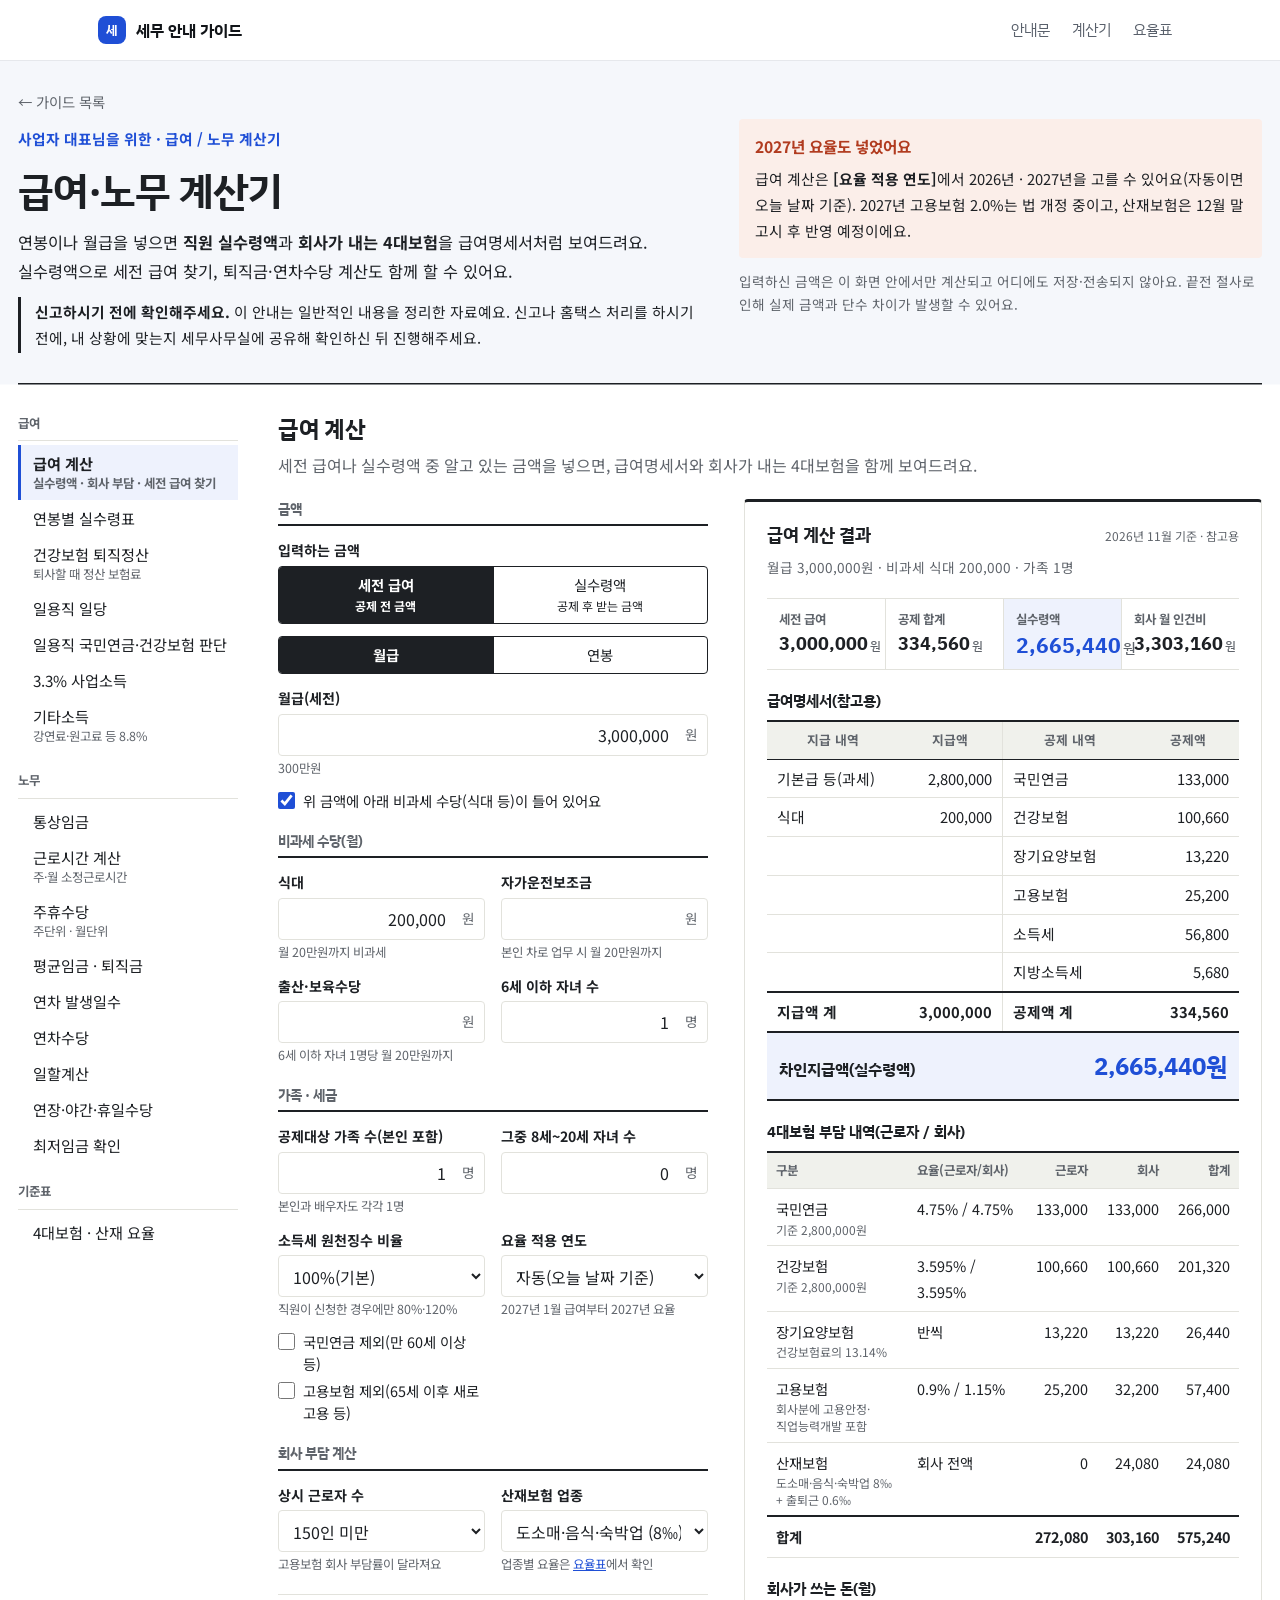
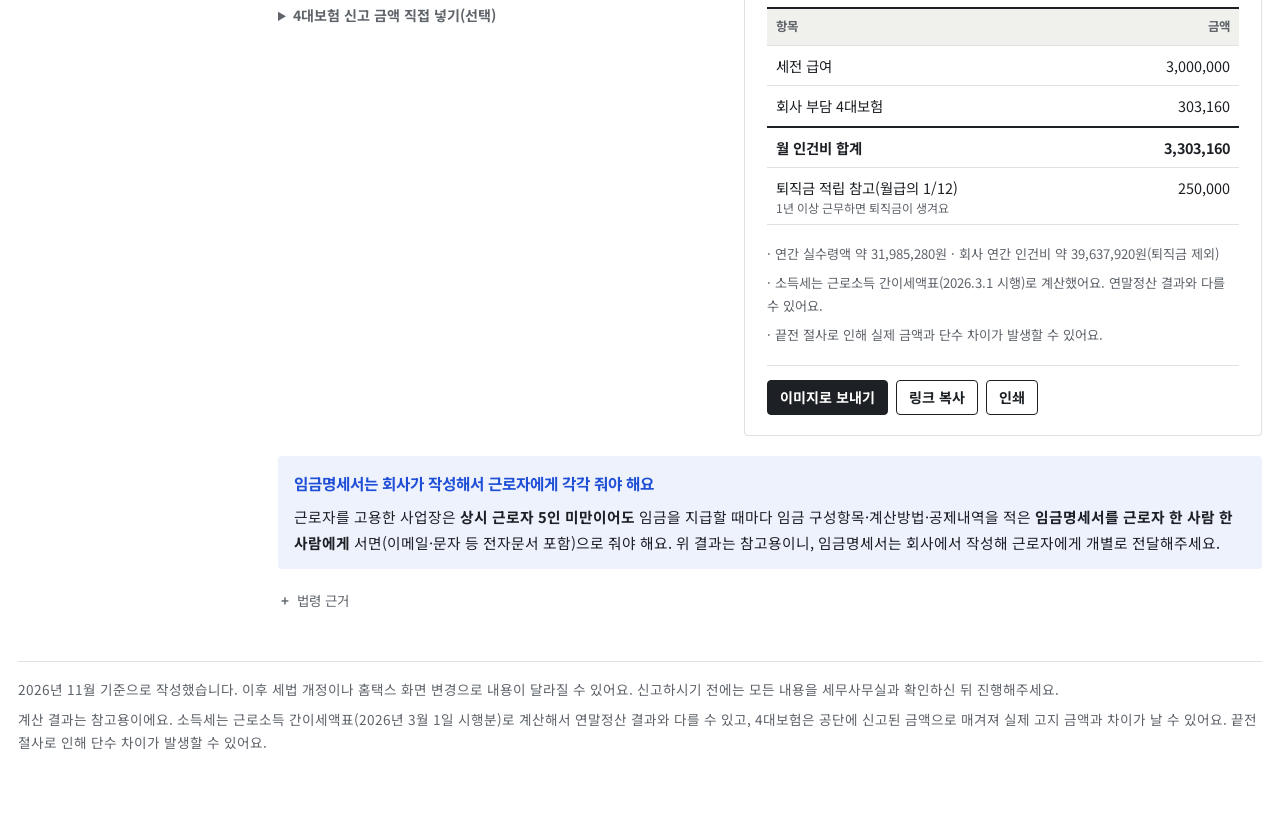
<file: tools/salary-calculator/index.html>
<!doctype html>
<html lang="ko">
<head>
<meta charset="utf-8">
<meta name="viewport" content="width=device-width,initial-scale=1,viewport-fit=cover">
<meta name="description" content="연봉·월급의 실수령액과 4대보험 회사 부담액을 급여명세서 형태로 보여주고, 실수령액으로 세전 급여를 찾는 계산, 일용직·3.3% 사업소득, 통상임금·평균임금·퇴직금·연차수당·일할계산·연장근로수당·최저임금을 한곳에서 계산하는 급여 계산기입니다.">
<meta property="og:title" content="급여·노무 계산기">
<meta property="og:description" content="실수령액·4대보험 회사 부담·퇴직금·연차수당까지 한곳에서 계산해요.">
<meta property="og:type" content="website">
<title>급여·노무 계산기</title>
<link rel="preconnect" href="https://fonts.googleapis.com">
<link rel="preconnect" href="https://fonts.gstatic.com" crossorigin>
<link rel="stylesheet" href="https://fonts.googleapis.com/css2?family=IBM+Plex+Sans+KR:wght@500;600;700&family=Noto+Sans+KR:wght@400;500;700;900&family=IBM+Plex+Mono:wght@500&display=swap">
<style>
/* 가이드와 같은 종이 안내장 톤. 계산기는 넓은 화면을 쓰도록 왼쪽 메뉴 + 입력/결과 2단 */
:root{
  --bg:#fafaf8; --ink:#1d2024; --muted:#5f646b; --line:#e2e2dc; --soft:#f0f1ec; --field:#ffffff; --paper:#ffffff;
  --accent:#1f5a6e; --accent-soft:#e4eef1;
  --warn:#b13b1f; --warn-soft:#fbeee9; --ok:#2e6b3c;
  --f-head:"IBM Plex Sans KR","Noto Sans KR","Apple SD Gothic Neo","Malgun Gothic",sans-serif;
  --f-body:"Noto Sans KR","Noto Sans CJK KR","Apple SD Gothic Neo","Malgun Gothic",sans-serif;
  --f-num:"IBM Plex Mono",ui-monospace,Menlo,monospace;
}
@media (prefers-color-scheme: dark){:root:not([data-theme="light"]){
  --bg:#151719; --ink:#e8e9e6; --muted:#a3a8ad; --line:#2f3337; --soft:#1e2124; --field:#1b1e21; --paper:#1b1e21;
  --accent:#8cc3d4; --accent-soft:#1b2c32; --warn:#f0906f; --warn-soft:#33201a; --ok:#86c896; color-scheme:dark}}
:root[data-theme="dark"]{
  --bg:#151719; --ink:#e8e9e6; --muted:#a3a8ad; --line:#2f3337; --soft:#1e2124; --field:#1b1e21; --paper:#1b1e21;
  --accent:#8cc3d4; --accent-soft:#1b2c32; --warn:#f0906f; --warn-soft:#33201a; --ok:#86c896; color-scheme:dark}

*{box-sizing:border-box}
[hidden]{display:none!important}
html,body{margin:0}
body{background:var(--bg);color:var(--ink);font-family:var(--f-body);font-size:16px;line-height:1.75;word-break:keep-all;overflow-wrap:break-word}
.page{max-width:1320px;margin:0 auto;padding-block:28px 72px;padding-left:max(18px,env(safe-area-inset-left,0px));padding-right:max(18px,env(safe-area-inset-right,0px))}
h1,h2,h3{font-family:var(--f-head);text-wrap:balance;line-height:1.4;margin:0}
h1{font-size:clamp(1.6rem,4vw,2.1rem);font-weight:700;letter-spacing:-.02em}
h2{font-size:1.45rem;font-weight:700;letter-spacing:-.01em}
h3{font-size:1rem;font-weight:700}
p{margin:0}
ul,ol{margin:0;padding-left:1.2em}
li+li{margin-top:4px}
.muted{color:var(--muted)}
a{color:var(--accent)}

/* 머리말 */
.hero{display:grid;grid-template-columns:minmax(0,1.3fr) minmax(0,1fr);gap:14px 40px;align-items:start;padding-bottom:26px;border-bottom:2px solid var(--ink);margin-bottom:28px}
.hero-l{display:flex;flex-direction:column;gap:12px}
.hero-r{display:flex;flex-direction:column;gap:12px;padding-top:30px}
.tolist{font-size:.9rem;color:var(--muted);text-decoration:none;align-self:flex-start}
.tolist:hover{color:var(--accent)}
.eyebrow{font-size:.92rem;color:var(--accent);font-weight:700}
.lead{font-size:1.02rem}
.notice{font-size:.92rem;border-left:3px solid var(--ink);padding:2px 0 2px 14px}
.box{padding:14px 16px;display:flex;flex-direction:column;gap:6px;background:var(--soft);border-radius:4px;font-size:.92rem}
.box.warn{background:var(--warn-soft)}
.box.warn .box-t{color:var(--warn)}
.box.info{background:var(--accent-soft)}
.box.info .box-t{color:var(--accent)}
.box-t{font-weight:700;font-size:.98rem}

/* 본문: 왼쪽 메뉴 + 내용 */
.layout{display:grid;grid-template-columns:220px minmax(0,1fr);gap:40px;align-items:start}
.side{position:sticky;top:16px;display:flex;flex-direction:column;gap:18px}
.side .grp{font-size:.78rem;font-weight:700;color:var(--muted);letter-spacing:.02em;padding:0 0 6px;border-bottom:1px solid var(--line);margin-bottom:4px}
.side ul{list-style:none;padding:0;margin:0;display:flex;flex-direction:column}
.side li{margin:0}
.side a{display:block;padding:7px 10px 7px 12px;border-left:3px solid transparent;color:var(--ink);text-decoration:none;font-size:.95rem;line-height:1.45}
.side a small{display:block;color:var(--muted);font-size:.78rem}
.side a:hover{background:var(--soft)}
.side a[aria-current="page"]{border-left-color:var(--accent);background:var(--accent-soft);font-weight:700}
.side a:focus-visible{outline:2px solid var(--accent);outline-offset:-2px}
.picker{display:none}

.pane{display:flex;flex-direction:column;gap:20px;min-width:0;scroll-margin-top:16px}
.pane[hidden]{display:none}
.pane-head{display:flex;flex-direction:column;gap:6px}
.pane-head p{color:var(--muted)}
.cols{display:grid;grid-template-columns:minmax(0,430px) minmax(0,1fr);gap:36px;align-items:start}
.cols.wide{grid-template-columns:minmax(0,1fr)}

/* 입력 */
.form{display:flex;flex-direction:column;gap:20px}
.fs{display:flex;flex-direction:column;gap:12px}
.fs>h3{font-size:.9rem;color:var(--muted);border-bottom:2px solid var(--ink);padding-bottom:5px}
.fs>h3 .no{color:var(--accent);margin-right:6px}
.g2{display:grid;grid-template-columns:1fr 1fr;gap:12px 16px}
.g2>.full{grid-column:1/-1}
.f{display:flex;flex-direction:column;gap:3px;min-width:0}
.f>span{font-size:.88rem;font-weight:700}
.f>small,.hint{font-size:.78rem;color:var(--muted);line-height:1.5}
.in{position:relative;display:flex;align-items:center}
input[type=text],input[type=date],select{font:inherit;font-size:1rem;color:var(--ink);background:var(--field);border:1px solid var(--line);border-radius:4px;padding:8px 10px;width:100%;min-width:0;height:42px}
.in input{padding-right:38px;text-align:right;font-variant-numeric:tabular-nums}
.in em{position:absolute;right:10px;font-style:normal;font-size:.85rem;color:var(--muted);pointer-events:none}
input:focus,select:focus{outline:2px solid var(--accent);outline-offset:-1px;border-color:transparent}
input[readonly]{background:var(--soft)}
.chk{display:flex;gap:8px;align-items:flex-start;font-size:.9rem;cursor:pointer;line-height:1.5}
.chk input{width:17px;height:17px;margin:2px 0 0;accent-color:var(--accent);flex:none}
.seg{display:flex;border:1px solid var(--ink);border-radius:4px;overflow:hidden}
.seg label{flex:1;text-align:center;font-size:.9rem;padding:8px 6px;cursor:pointer;border-left:1px solid var(--ink);line-height:1.4;position:relative}
.seg label:first-child{border-left:0}
.seg input{position:absolute;opacity:0;pointer-events:none}
.seg label:has(input:checked){background:var(--ink);color:var(--bg);font-weight:700}
.seg label:has(input:focus-visible){outline:2px solid var(--accent);outline-offset:-3px}
details.adv{border-top:1px solid var(--line);padding-top:8px}
details.adv summary{cursor:pointer;font-size:.88rem;font-weight:700;color:var(--muted)}
details.adv[open] summary{margin-bottom:10px}
.btn{font:inherit;font-size:.88rem;font-weight:700;color:var(--ink);background:none;border:1px solid var(--ink);border-radius:4px;padding:7px 12px;cursor:pointer;line-height:1.4}
.btn:hover{background:var(--soft)}
.btn.main{background:var(--ink);color:var(--bg)}
.btn:focus-visible{outline:2px solid var(--accent);outline-offset:2px}

/* 일용직 근무일 고르기 */
.days{display:grid;grid-template-columns:repeat(7,1fr);gap:4px}
.days .wd{font-size:.72rem;color:var(--muted);text-align:center}
.days button{font:inherit;font-size:.82rem;border:1px solid var(--line);background:var(--field);color:var(--muted);border-radius:4px;padding:5px 0;cursor:pointer;line-height:1.3;text-decoration:line-through}
.days button[aria-pressed="true"]{background:var(--accent);border-color:var(--accent);color:var(--bg);font-weight:700;text-decoration:none}
.days button small{display:block;font-size:.66rem;opacity:.85}

/* 평균임금 3개월 표 입력 */
table.segin{width:100%;border-collapse:collapse;font-size:.85rem}
table.segin th{font-size:.78rem;color:var(--muted);text-align:left;font-weight:700;padding:4px 4px 6px;border-bottom:2px solid var(--ink)}
table.segin td{padding:5px 4px;border-bottom:1px solid var(--line);vertical-align:middle}
table.segin td:first-child{white-space:nowrap;font-size:.82rem;line-height:1.35}
table.segin td:first-child small{color:var(--muted);display:block}
table.segin input{height:36px;padding:6px 8px;text-align:right;font-size:.92rem}

/* 결과 */
.result{background:var(--paper);border:1px solid var(--line);border-top:3px solid var(--ink);border-radius:4px;padding:20px 22px;display:flex;flex-direction:column;gap:18px;min-width:0}
.r-head{display:flex;justify-content:space-between;align-items:baseline;gap:10px;flex-wrap:wrap}
.r-head h3{font-size:1.15rem}
.stamp{font-size:.75rem;color:var(--muted)}
.r-cond{font-size:.85rem;color:var(--muted);margin-top:-10px}
.sum{display:grid;grid-template-columns:repeat(auto-fit,minmax(104px,1fr));border-top:1px solid var(--line);border-bottom:1px solid var(--line)}
.sum>div{padding:10px 12px;border-left:1px solid var(--line);display:flex;flex-direction:column;gap:2px;min-width:0}
.sum>div:first-child{border-left:0}
.sum .k{font-size:.78rem;color:var(--muted);font-weight:700}
.sum .v{font-family:var(--f-head);font-size:1.15rem;font-weight:700;font-variant-numeric:tabular-nums;line-height:1.3;white-space:nowrap}
.sum .v small{font-size:.65em;font-weight:500;margin-left:2px;color:var(--muted)}
.sum .acc{background:var(--accent-soft)}
.sum .acc .v{color:var(--accent);font-size:1.3rem}
.blk{display:flex;flex-direction:column;gap:6px;min-width:0}
.blk>h4{font-family:var(--f-head);font-size:.92rem;margin:0}
.slip{display:grid;grid-template-columns:1fr 1fr;border-top:2px solid var(--ink)}
.slip table{width:100%;border-collapse:collapse;font-size:.92rem}
.slip .l{border-right:1px solid var(--line)}
.slip th{font-size:.8rem;color:var(--muted);font-weight:700;text-align:center;padding:7px 8px;border-bottom:1px solid var(--ink);background:var(--soft)}
.slip td{padding:6px 10px;border-bottom:1px solid var(--line)}
.slip td.n{text-align:right;font-variant-numeric:tabular-nums;white-space:nowrap}
.slip tr.tot td{font-weight:700;border-top:2px solid var(--ink);border-bottom:0}
.slip tr.pad td{color:transparent}
.slip .fin{grid-column:1/-1;display:flex;justify-content:space-between;align-items:baseline;gap:12px;padding:12px 12px;border-top:2px solid var(--ink);border-bottom:2px solid var(--ink);background:var(--accent-soft)}
.slip .fin b{font-family:var(--f-head);font-size:1rem}
.slip .fin span{font-family:var(--f-head);font-size:1.5rem;font-weight:700;color:var(--accent);font-variant-numeric:tabular-nums}
.tw{overflow-x:auto;-webkit-overflow-scrolling:touch}
table.t{border-collapse:collapse;width:100%;font-size:.9rem;border-top:2px solid var(--ink)}
table.t th,table.t td{padding:7px 9px;border-bottom:1px solid var(--line);text-align:left;vertical-align:top}
table.t th{font-weight:700;font-size:.78rem;color:var(--muted);white-space:nowrap;background:var(--soft)}
table.t .n{text-align:right;font-variant-numeric:tabular-nums;white-space:nowrap}
table.t tr.tot td{font-weight:700;border-top:2px solid var(--ink)}
table.t tr.grp td{font-weight:700;padding-top:12px}
table.t tr.hl td{background:var(--accent-soft)}
table.t td small{display:block;color:var(--muted);font-size:.75rem;line-height:1.4}
.calc{font-family:var(--f-num);font-variant-numeric:tabular-nums;font-size:.82rem;background:var(--soft);border-radius:4px;padding:10px 12px;line-height:1.9;overflow-x:auto;white-space:pre}
.notes{list-style:none;padding:0;margin:0;font-size:.82rem;color:var(--muted);display:flex;flex-direction:column;gap:2px}
.notes li::before{content:"· "}
.notes li.w{color:var(--warn);font-weight:700}
.notes li.ok{color:var(--ok);font-weight:700}
.acts{display:flex;gap:8px;flex-wrap:wrap;border-top:1px solid var(--line);padding-top:14px}
.err{color:var(--warn);font-weight:700}

details.law{font-size:.84rem;color:var(--muted)}
details.law summary{cursor:pointer;list-style:none;display:inline-flex;gap:6px;align-items:center}
details.law summary::-webkit-details-marker{display:none}
details.law summary::before{content:"+";font-weight:700;width:1em;text-align:center}
details.law[open] summary::before{content:"–"}
details.law p{padding:6px 0 0 1.4em;line-height:1.65}
details.law b{font-weight:500;color:var(--ink)}
.foot{font-size:.85rem;color:var(--muted);border-top:1px solid var(--line);padding-top:16px;margin-top:48px;display:flex;flex-direction:column;gap:6px}

/* 이미지 미리보기 */
dialog.imgdlg{border:0;border-radius:6px;padding:0;max-width:min(560px,94vw);width:100%;background:var(--bg);color:var(--ink);box-shadow:0 10px 40px rgba(0,0,0,.3)}
dialog.imgdlg::backdrop{background:rgba(0,0,0,.45)}
.imgdlg .in2{display:flex;flex-direction:column;gap:12px;padding:18px}
.imgdlg .pv{max-height:58vh;overflow:auto;border:1px solid var(--line);border-radius:4px;background:#fff}
.imgdlg .pv img{display:block;width:100%;height:auto}
.imgdlg .tip{font-size:.82rem;color:var(--muted)}
.toast{position:fixed;left:50%;bottom:calc(24px + env(safe-area-inset-bottom,0px));transform:translateX(-50%);background:var(--ink);color:var(--bg);padding:9px 16px;border-radius:4px;font-size:.9rem;font-weight:700;opacity:0;transition:opacity .2s;pointer-events:none;z-index:50;max-width:90vw;text-align:center}
.toast.on{opacity:1}

@media (max-width:1180px){ .cols{grid-template-columns:minmax(0,1fr)} }
@media (max-width:900px){
  .hero{grid-template-columns:1fr}
  .hero-r{padding-top:0}
  .pane{scroll-margin-top:84px}
  .layout{grid-template-columns:minmax(0,1fr);gap:20px}
  .side{display:none;position:static;border:1px solid var(--line);border-radius:4px;padding:14px;background:var(--paper)}
  .side.open{display:flex}
  .picker{display:flex;justify-content:space-between;align-items:center;position:sticky;top:0;z-index:10;font:inherit;font-weight:700;font-size:1rem;width:100%;padding:12px 14px;background:var(--bg);color:var(--ink);border:0;border-top:2px solid var(--ink);border-bottom:1px solid var(--line);cursor:pointer;text-align:left}
  .picker small{font-weight:500;color:var(--muted);font-size:.8rem}
}
@media (max-width:560px){
  .g2{grid-template-columns:1fr}
  .slip{grid-template-columns:1fr}
  .slip .l{border-right:0}
  .slip tr.pad{display:none}
  .result{padding:16px 14px}
}
@media print{
  .tolist,.side,.picker,.form,.acts,.toast,.hero-r,.noprint{display:none!important}
  body{background:#fff;font-size:10pt}
  .page{max-width:none;padding:0}
  .layout,.cols{display:block}
  .result{border:0;padding:0}
  details.law p{display:block}
  tr,.box{break-inside:avoid}
}
</style>
<link rel="stylesheet" href="../../assets/site.css">
</head>
<body class="g-page g-calc">
<div class="site-bar"><div class="in"><a class="brand" href="../../"><span class="mark">세</span>세무 안내 가이드</a><nav aria-label="분류"><a href="../../#guides">안내문</a><a href="../../#tools">계산기</a><a href="../../tools/salary-calculator/#rates">요율표</a></nav></div></div>

<div class="page">

<header class="hero">
  <div class="hero-l">
    <a class="tolist" href="../../">← 가이드 목록</a>
    <div class="eyebrow">사업자 대표님을 위한 · 급여 / 노무 계산기</div>
    <h1>급여·노무 계산기</h1>
    <p class="lead">연봉이나 월급을 넣으면 <strong>직원 실수령액</strong>과 <strong>회사가 내는 4대보험</strong>을 급여명세서처럼 보여드려요. 실수령액으로 세전 급여 찾기, 퇴직금·연차수당 계산도 함께 할 수 있어요.</p>
    <p class="notice"><b>신고하시기 전에 확인해주세요.</b> 이 안내는 일반적인 내용을 정리한 자료예요. 신고나 홈택스 처리를 하시기 전에, 내 상황에 맞는지 세무사무실에 공유해 확인하신 뒤 진행해주세요.</p>
  </div>
  <div class="hero-r">
    <div class="box warn">
      <p class="box-t">2027년 요율도 넣었어요</p>
      <p>급여 계산은 <b>[요율 적용 연도]</b>에서 2026년 · 2027년을 고를 수 있어요(자동이면 오늘 날짜 기준). 2027년 고용보험 2.0%는 법 개정 중이고, 산재보험은 12월 말 고시 후 반영 예정이에요.</p>
    </div>
    <p class="muted" style="font-size:.85rem">입력하신 금액은 이 화면 안에서만 계산되고 어디에도 저장·전송되지 않아요. 끝전 절사로 인해 실제 금액과 단수 차이가 발생할 수 있어요.</p>
  </div>
</header>

<div class="layout">
<button class="picker" type="button" aria-expanded="false" aria-controls="side"><span><small>계산기 고르기</small><br><span class="cur">급여 계산</span></span><span aria-hidden="true">▾</span></button>
<nav class="side" id="side" aria-label="계산기 목록">
  <div>
    <div class="grp">급여</div>
    <ul>
      <li><a href="#pay" data-tab="pay">급여 계산<small>실수령액 · 회사 부담 · 세전 급여 찾기</small></a></li>
      <li><a href="#table" data-tab="table">연봉별 실수령표</a></li>
      <li><a href="#hiset" data-tab="hiset">건강보험 퇴직정산<small>퇴사할 때 정산 보험료</small></a></li>
      <li><a href="#day" data-tab="day">일용직 일당</a></li>
      <li><a href="#dins" data-tab="dins">일용직 국민연금·건강보험 판단</a></li>
      <li><a href="#biz" data-tab="biz">3.3% 사업소득</a></li>
      <li><a href="#etc" data-tab="etc">기타소득<small>강연료·원고료 등 8.8%</small></a></li>
    </ul>
  </div>
  <div>
    <div class="grp">노무</div>
    <ul>
      <li><a href="#ord" data-tab="ord">통상임금</a></li>
      <li><a href="#hours" data-tab="hours">근로시간 계산<small>주·월 소정근로시간</small></a></li>
      <li><a href="#hol" data-tab="hol">주휴수당<small>주단위 · 월단위</small></a></li>
      <li><a href="#sev" data-tab="sev">평균임금 · 퇴직금</a></li>
      <li><a href="#annual" data-tab="annual">연차 발생일수</a></li>
      <li><a href="#leave" data-tab="leave">연차수당</a></li>
      <li><a href="#prorate" data-tab="prorate">일할계산</a></li>
      <li><a href="#ot" data-tab="ot">연장·야간·휴일수당</a></li>
      <li><a href="#min" data-tab="min">최저임금 확인</a></li>
    </ul>
  </div>
  <div>
    <div class="grp">기준표</div>
    <ul>
      <li><a href="#rates" data-tab="rates">4대보험 · 산재 요율</a></li>
    </ul>
  </div>
</nav>

<main>

<!-- 급여 계산 -->
<section class="pane" id="pay" data-title="급여 계산">
  <div class="pane-head"><h2>급여 계산</h2><p>세전 급여나 실수령액 중 알고 있는 금액을 넣으면, 급여명세서와 회사가 내는 4대보험을 함께 보여드려요.</p></div>
  <div class="cols">
    <div class="form">
      <div class="fs"><h3>금액</h3>
        <div class="f"><span>입력하는 금액</span>
          <div class="seg"><label><input type="radio" name="pay-mode" data-k="mode" value="gross" checked>세전 급여<br><small>공제 전 금액</small></label><label><input type="radio" name="pay-mode" data-k="mode" value="net">실수령액<br><small>공제 후 받는 금액</small></label></div>
        </div>
        <div data-show="mode=gross" class="fs">
          <div class="seg"><label><input type="radio" name="pay-basis" data-k="basis" value="month" checked>월급</label><label><input type="radio" name="pay-basis" data-k="basis" value="year">연봉</label></div>
          <label class="f"><span data-lbl="amount">월급(세전)</span><div class="in"><input type="text" inputmode="numeric" class="money" data-k="amount" value="3000000"><em>원</em></div><small class="kr"></small></label>
          <label class="chk" data-show="basis=year"><input type="checkbox" data-k="sev13">퇴직금이 포함된 연봉이에요(13으로 나눠 월급 계산)</label>
          <label class="chk"><input type="checkbox" data-k="inclNT" checked>위 금액에 아래 비과세 수당(식대 등)이 들어 있어요</label>
        </div>
        <div data-show="mode=net" class="fs">
          <label class="f"><span>월 실수령액</span><div class="in"><input type="text" inputmode="numeric" class="money" data-k="target" value="3000000"><em>원</em></div><small class="kr"></small><small>아래 비과세 수당은 그대로 두고, 나머지 과세 급여를 찾아요.</small></label>
        </div>
      </div>
      <div data-common="nontax"></div>
      <div data-common="person"></div>
      <div data-common="employer"></div>
      <details class="adv"><summary>4대보험 신고 금액 직접 넣기(선택)</summary>
        <div class="g2">
          <label class="f"><span>국민연금 기준소득월액</span><div class="in"><input type="text" inputmode="numeric" class="money" data-k="npBase"><em>원</em></div><small>비워두면 이번 달 과세 급여로 계산</small></label>
          <label class="f"><span>건강보험 보수월액</span><div class="in"><input type="text" inputmode="numeric" class="money" data-k="hiBase"><em>원</em></div><small>비워두면 이번 달 과세 급여로 계산</small></label>
        </div>
        <p class="hint" style="margin-top:6px">실제 보험료는 공단에 신고된 금액으로 매겨져요. 고지서 금액과 맞추고 싶을 때 넣어주세요.</p>
      </details>
    </div>
    <div class="result" data-out></div>
  </div>
  <div class="box info">
    <p class="box-t">임금명세서는 회사가 작성해서 근로자에게 각각 줘야 해요</p>
    <p>근로자를 고용한 사업장은 <b>상시 근로자 5인 미만이어도</b> 임금을 지급할 때마다 임금 구성항목·계산방법·공제내역을 적은 <b>임금명세서를 근로자 한 사람 한 사람에게</b> 서면(이메일·문자 등 전자문서 포함)으로 줘야 해요. 위 결과는 참고용이니, 임금명세서는 회사에서 작성해 근로자에게 개별로 전달해주세요.</p>
  </div>
  <details class="law"><summary>법령 근거</summary><p><b>근로기준법 제48조제2항</b> 임금명세서 교부 · <b>근로기준법 시행령 별표1</b> 상시 4명 이하 사업장에도 제48조 적용 · <b>소득세법 시행령 별표2</b> 근로소득 간이세액표 · <b>소득세법 제12조제3호러목·머목</b> 식대·출산보육수당 비과세 · <b>소득세법 시행령 제12조제3호</b> 자가운전보조금 · <b>보건복지부고시 제2026-31호</b> 국민연금 기준소득월액 상·하한 · <b>고용노동부고시 제2025-91호</b> 산재보험료율</p></details>
</section>

<!-- 연봉별 실수령표 -->
<section class="pane" id="table" data-title="연봉별 실수령표" hidden>
  <div class="pane-head"><h2>연봉별 월 실수령액 표</h2><p>연봉 구간별로 매달 받는 금액을 한눈에 보여드려요. 퇴직금 별도 연봉을 12로 나눈 금액이에요.</p></div>
  <div class="form"><div class="fs"><div class="g2" style="grid-template-columns:repeat(auto-fit,minmax(180px,1fr))">
    <label class="f"><span>공제대상 가족 수(본인 포함)</span><select data-k="fam"><option>1</option><option>2</option><option>3</option><option>4</option><option>5</option></select></label>
    <label class="f"><span>8세~20세 자녀 수</span><select data-k="kids"><option>0</option><option>1</option><option>2</option><option>3</option></select></label>
    <label class="f"><span>비과세 식대</span><select data-k="meal"><option value="200000" selected>월 20만원 포함</option><option value="0">없음</option></select></label>
    <label class="f"><span>연봉 범위</span><select data-k="range"><option value="20-60">2,000만 ~ 6,000만원</option><option value="60-100">6,000만 ~ 1억원</option><option value="20-100" selected>2,000만 ~ 1억원</option></select></label>
  </div></div></div>
  <div class="result" data-out></div>
</section>

<!-- 건강보험 퇴직정산 -->
<section class="pane" id="hiset" data-title="건강보험 퇴직정산 모의계산" hidden>
  <div class="pane-head"><h2>건강보험 퇴직정산 모의계산</h2><p>직원이 퇴사하면 그해 실제로 받은 보수로 건강보험료를 다시 계산해, 그동안 낸 보험료와의 차이를 퇴사 달 급여에서 정산해요. 그 금액을 미리 계산해봐요.</p><p style="color:var(--warn);font-weight:700">모의계산은 실제 퇴직정산 금액이 아니라 모의계산이니, 꼭 참고 정도만 하시길 바랍니다.</p></div>
  <div class="cols">
    <div class="form">
      <div class="fs"><h3><span class="no">1</span>근무기간</h3>
        <div class="g2">
          <label class="f"><span>입사일(자격 취득일)</span><input type="date" max="9999-12-31" data-k="join"></label>
          <label class="f"><span>퇴직일(마지막 근무일)</span><input type="date" max="9999-12-31" data-k="retire"></label>
          <label class="f"><span>근무월수</span><div class="in"><input type="text" inputmode="numeric" class="int" data-k="monthsOv"><em>개월</em></div><small class="hmh">보수총액을 나누는 달 수(입사한 달 포함). 비워두면 자동 계산</small></label>
          <label class="f"><span>보험료 부과 월수</span><div class="in"><input type="text" inputmode="numeric" class="int" data-k="chargeOv"><em>개월</em></div><small class="hch">보험료를 매기는 달 수. 비워두면 자동 계산</small></label>
        </div>
      </div>
      <div class="fs"><h3><span class="no">2</span>퇴직 연도 보수총액</h3>
        <label class="f"><span>보수총액</span><div class="in"><input type="text" inputmode="numeric" class="money" data-k="total"><em>원</em></div><small class="kr"></small><small>퇴직 연도 1월(그해 입사했다면 입사일)부터 퇴직일까지 받은 근로소득에서 비과세 소득을 뺀 금액이에요. 상여금·연차수당 등도 포함해요.</small></label>
      </div>
      <div class="fs"><h3><span class="no">3</span>그해 이미 낸 보험료(근로자분)</h3>
        <div class="seg"><label><input type="radio" name="hs-paid" data-k="paidMode" value="base" checked>매달 기준 보수월액으로 계산</label><label><input type="radio" name="hs-paid" data-k="paidMode" value="direct">낸 금액 직접 입력</label></div>
        <div data-show="paidMode=base"><label class="f"><span>매달 보험료를 낸 기준 보수월액</span><div class="in"><input type="text" inputmode="numeric" class="money" data-k="base"><em>원</em></div><small>건강보험 고지서·급여대장의 보수월액(입사 때 신고하거나 작년 보수로 정해진 금액)이에요.</small></label></div>
        <div data-show="paidMode=direct" class="g2">
          <label class="f"><span>낸 건강보험료 합계</span><div class="in"><input type="text" inputmode="numeric" class="money" data-k="paidHi"><em>원</em></div></label>
          <label class="f"><span>낸 장기요양보험료 합계</span><div class="in"><input type="text" inputmode="numeric" class="money" data-k="paidLtc"><em>원</em></div></label>
        </div>
      </div>
    </div>
    <div class="result" data-out></div>
  </div>
  <div class="box info">
    <p class="box-t">퇴직정산은 이렇게 해요</p>
    <ul>
      <li>퇴사하면 회사는 그해 받은 보수총액으로 건강보험료를 다시 계산해 근로자와 정산하고, 공단에 신고(자격상실 신고 때 보수총액·근무월수 기재)해요.</li>
      <li>정산 보험료가 <b>더 많으면</b> 퇴사 달 급여에서 추가로 떼고, <b>적으면</b> 돌려줘요. 회사 부담분도 같은 금액만큼 정산돼요.</li>
      <li>정산 보수월액은 보수총액을 <b>근무월수</b>(입사한 달 포함)로 나눠 구하고, 내야 할 보험료는 그 보수월액에 <b>보험료 부과 월수</b>를 곱해요. 1일이 아닌 날 입사했다면 입사한 달은 보험료를 매기지 않아서 부과 월수가 한 달 적어요.</li>
      <li>작년분 차이는 매년 4월 건강보험 연말정산으로 따로 정산해요. 이 계산은 퇴직 연도분만이에요.</li>
    </ul>
  </div>
  <div class="box warn"><p class="box-t">모의계산이에요</p><p><b>모의계산은 실제 퇴직정산 금액이 아니라 모의계산이니, 꼭 참고 정도만 하시길 바랍니다.</b> 실제 정산 금액은 공단이 신고 내용으로 다시 계산한 고지 금액을 따라요.</p></div>
  <details class="law"><summary>법령 근거</summary><p><b>국민건강보험법 제69조제2항</b> 자격 취득일이 속한 달의 다음 달(매월 1일 취득은 그 달)부터 자격 상실일 전날이 속한 달까지 보험료 징수 · <b>국민건강보험법 시행령 제39조</b> 보수월액보험료의 정산(제2항 퇴직 시 근로자와 정산 후 공단과 정산, 제4항 추가징수금액 분할납부) · 2026년 건강보험료율 7.19%(근로자 3.595%), 장기요양보험료율 건강보험료의 13.14%</p></details>
</section>

<!-- 일용직 -->
<section class="pane" id="day" data-title="일용직 일당 계산" hidden>
  <div class="pane-head"><h2>일용직 일당 계산</h2><p>일당에서 고용보험·소득세·지방소득세를 떼는 계산이에요. 손에 줄 금액을 넣으면 세전 일당을 찾아드려요.</p></div>
  <div class="cols">
    <div class="form">
      <div class="fs"><h3>금액</h3>
        <div class="f"><span>입력하는 금액(1일 기준)</span>
          <div class="seg"><label><input type="radio" name="day-mode" data-k="mode" value="net" checked>실지급액<br><small>공제 후 주는 일당</small></label><label><input type="radio" name="day-mode" data-k="mode" value="gross">세전 일당<br><small>공제 전 일당</small></label></div>
        </div>
        <label class="f"><span data-lbl="dayAmount">1일 실지급액</span><div class="in"><input type="text" inputmode="numeric" class="money" data-k="amount" value="150000"><em>원</em></div><small class="kr"></small></label>
        <div class="f"><span>지급 방식</span>
          <div class="seg"><label><input type="radio" name="day-pay" data-k="pay" value="daily" checked>매일 지급(일급)<br><small>일당마다 세금 계산</small></label><label><input type="radio" name="day-pay" data-k="pay" value="lump">한 번에 지급<br><small>여러 날을 합쳐 계산</small></label></div>
          <small style="color:var(--accent);font-weight:700;font-size:.82rem">매일 지급: 일당마다 소득세·고용보험을 계산해요(일당 약 18.7만원 이하면 소득세 1천원 미만이라 0원). 한 번에 지급: 여러 날 일당을 한 번에 줄 때 골라요.</small>
        </div>
        <label class="chk"><input type="checkbox" data-k="o65">65세 이상(고용보험 실업급여 제외 대상)</label>
      </div>
      <div class="fs"><h3>근무일</h3>
        <div class="g2">
          <label class="f"><span>근무 시작일</span><input type="date" max="9999-12-31" data-k="ws"></label>
          <label class="f"><span>근무 종료일</span><input type="date" max="9999-12-31" data-k="we"></label>
        </div>
        <input type="hidden" data-k="off">
        <div class="dayswrap"></div>
        <label class="f"><span>근무일수</span><div class="in"><input type="text" inputmode="numeric" class="int" data-k="days" value="1"><em>일</em></div><small class="dayhint">근무 시작일·종료일을 넣으면 날짜를 눌러 쉰 날을 뺄 수 있어요.</small></label>
      </div>
    </div>
    <div class="result" data-out></div>
  </div>
  <div class="box warn">
    <p class="box-t">일용직 참고사항</p>
    <ul>
      <li>한 달에 <b>8일 이상</b> 또는 <b>60시간 이상</b> 일하거나 월 <b>220만원 이상</b> 받으면 요건에 따라 <b>국민연금·건강보험</b> 가입 대상이 될 수 있어요. 이 계산에는 넣지 않았으니, <b style="color:var(--warn)">국민연금·건강보험 확인 대상의 경우 지급하기 전 꼭 확인하시길 바랍니다.</b></li>
      <li><b style="color:var(--warn)">같은 회사에 3개월 이상(건설공사는 1년 이상) 계속 고용되면 일용직이 아니라 상용직으로 전환해야 해요.</b></li>
      <li>자세한 부분은 관련 노무 사무실을 이용해주세요.</li>
    </ul>
  </div>
  <div class="box info">
    <p class="box-t">일용직에게 지급했다면 세무사무실에 공유해주세요</p>
    <p>일용직을 쓴 달에는 <b>고용보험 근로내용확인신고</b>(일한 달의 다음 달 15일까지)와 <b>일용근로소득 지급명세서</b> 제출이 필요해요. 신고에 쓰도록 아래 내용을 정리해 세무사무실에 공유해주세요.</p>
    <ul>
      <li>근로자 성명, 주민등록번호(외국인은 외국인등록번호)</li>
      <li>하는 일(직종)과 현장명(건설업)</li>
      <li><b>실제로 일한 날짜</b>(날짜별로 표시)와 하루 근무시간</li>
      <li>일당과 지급한 총액, 지급한 날짜</li>
    </ul>
    <p><a class="btn main" style="display:inline-block;text-decoration:none;margin-top:4px" href="daily-wage-statement-2026.xlsx?v=202611051439" download="일용근로자_노무비지급명세서_2026.xlsx">일용직 노무비 지급명세서 엑셀 받기</a></p>
    <p class="hint">노란 칸에 근로자·근무일·일당과 지급 방식(매일 지급/기간 합산)을 넣으면 고용보험·소득세·지방소득세와 차감 지급액이 자동으로 계산돼요. 한 달 8일·60시간·220만원 이상이면 국민연금·건강보험 확인 표시가 나와요. 작성해서 다음 달 초에 세무사무실에 공유해주세요.</p>
  </div>
  <details class="law"><summary>법령 근거</summary><p><b>소득세법 제47조제2항</b> 일용근로자 근로소득공제 1일 15만원 · <b>제129조</b> 일용근로소득 원천징수세율 6% · <b>제59조제3항</b> 산출세액의 55% 세액공제 · <b>제86조</b> 원천징수세액 1천원 미만 소액부징수 · <b>소득세법 시행령 제20조제1항</b> 일용근로자 범위(같은 고용주에게 3개월 이상, 건설공사는 1년 이상 계속 고용된 사람은 제외)</p></details>
</section>

<!-- 일용직 4대보험 판단 -->
<section class="pane" id="dins" data-title="일용직 국민연금·건강보험 판단" hidden>
  <div class="pane-head"><h2>일용직 국민연금 · 건강보험 판단</h2><p>일용직 한 사람의 근로기간과 달마다 일한 날수·시간·소득을 넣으면 국민연금·건강보험 가입 대상인지, 취득일·상실일은 언제인지, 세법상 일용근로자인지 판단해요.</p>
    <p style="color:var(--warn);font-weight:700">판단 결과는 참고용이에요. 국민연금·건강보험 확인 대상의 경우, 지급하기 전 꼭 확인하시길 바랍니다.</p></div>
  <div class="cols">
    <div class="form">
      <div class="fs"><h3><span class="no">1</span>전체 근로기간</h3>
        <div class="g2">
          <label class="f"><span>근로 시작일</span><input type="date" max="9999-12-31" data-k="start"></label>
          <label class="f"><span>근로 종료일</span><input type="date" max="9999-12-31" data-k="end"></label>
          <label class="chk full"><input type="checkbox" data-k="ongoing">아직 근로 중이에요(종료일 없음)</label>
          <div class="f"><span>사업장 구분</span><div class="seg"><label><input type="radio" name="dins-k" data-k="kind" value="gen" checked>일반</label><label><input type="radio" name="dins-k" data-k="kind" value="cons">건설</label></div></div>
          <label class="f"><span>생년월일(선택)</span><input type="date" max="9999-12-31" data-k="birth"><small>넣으면 만 60세 이상은 국민연금에서 빼요.</small></label>
        </div>
      </div>
      <div class="fs"><h3><span class="no">2</span>달마다 일한 내용</h3>
        <p class="hint">근로기간을 넣으면 달별 칸이 생겨요. 근로일수·근로시간·소득만 넣으면 돼요. 최초·최종 근로일은 <b>선택</b>이에요(첫 달 최초 근로일과 마지막 달 최종 근로일은 근로기간으로 자동 입력). 넣으면 건강보험 첫 1개월이 두 달에 걸칠 때 자동 판단에 써요.</p>
        <div class="dinswrap"></div>
      </div>
      <div class="fs"><h3><span class="no">3</span>건강보험 첫 1개월 판단 <span class="wlabel muted" style="font-weight:500"></span></h3>
        <label class="f"><span>최초 근로일부터 1개월 동안 8일 이상 근로</span><select data-k="manHI"><option value="auto" selected>자동</option><option value="yes">예</option><option value="no">아니오</option></select></label>
        <p class="hint">건강보험은 근로 시작일부터 한 달(예: 9.18~10.17)로 판단해요. 두 달에 걸쳐 숫자만으로 알 수 없으면 "판단 필요"가 나오니 그때 "예/아니오"를 골라주세요. 국민연금은 근로 시작일이 속한 달 말일까지로 판단해서 자동으로 정해져요.</p>
        <label class="chk"><input type="checkbox" data-k="npWish">국민연금: 최종 근로월이 요건 미달일 때, 사용자·근로자가 원해서 다음 달 1일에 상실해요</label>
      </div>
    </div>
    <div class="result" data-out></div>
  </div>
  <div class="box warn">
    <p class="box-t">판단 기준</p>
    <ul>
      <li><b>건강보험 가입</b>: 고용 기간이 1개월 이상이고 한 달에 <b>8일 이상</b> 일하면 직장가입자예요.</li>
      <li><b>건강보험 취득일</b>: 최초 근로일부터 1개월이 되는 날까지 8일 이상이면 <b>최초 근로일</b>, 아니면 그 뒤 1일~말일에 8일 이상 일한 <b>달의 1일</b>.</li>
      <li><b>건강보험 상실일</b>: 1일에 취득했다면 8일 미만인 달의 <b>1일</b>. 1일이 아닌 날 취득했다면 최초 근로일이 속한 달의 다음 달이 8일 미만이면 <b>그 달 최종 근로일 다음 날</b>(다다음 달 8일 이상이면 유지), 다다음 달 이후가 8일 미만이면 <b>그 달 1일</b>. 근로가 끝나면 최종 근로일 다음 날이에요. 상실 뒤 8일 이상 일한 달이 오면 그 달 1일에 다시 취득해요.</li>
      <li><b>국민연금 가입</b>: 1개월 이상 일하면서 한 달에 <b>8일 이상</b> 또는 <b>60시간 이상</b> 일하거나 소득이 <b>220만원 이상</b>이면 사업장가입자예요. <b>건설현장은 60시간 기준이 없어요.</b></li>
      <li><b>국민연금 1개월 판단</b>: 근로 시작일이 속한 달은 <b>시작일~그 달 말일</b>, 그다음 달부터는 1일~말일로 판단해요.</li>
      <li><b>국민연금 취득일</b>: 시작한 달과 다음 달 모두 요건을 채우면 <b>근로시작일</b>, 시작한 달은 못 채우고 다음 달에 채우면 <b>다음 달 1일</b>이에요.</li>
      <li><b>국민연금 상실일</b>: 최종 근로월에 요건을 채웠으면 <b>다음 달 1일</b>, 못 채웠으면 <b>그 달 1일</b>(사용자·근로자가 원하면 다음 달 1일)이에요.</li>
      <li>한 달(1일~말일) 동안 전혀 일하지 않다가 다시 일하면 그날을 새 최초 근로일로 보고 다시 판단해요.</li>
      <li><b>세법상 일용근로자</b>: 같은 회사에 3개월 이상(건설공사는 1년 이상) 계속 고용되면 일용직이 아니라 상용직으로 전환해야 해요.</li>
      <li>자세한 부분은 관련 노무 사무실을 이용해주세요.</li>
    </ul>
  </div>
  <details class="law"><summary>법령 근거</summary><p><b>국민연금법 시행령 제2조제1호</b> 일용근로자·1개월 미만 근로자는 제외하되, 1개월 이상 계속 근로하면서 월 8일 이상·60시간 이상(건설현장 등 고시 사업장은 제외)·고시 소득 이상이면 근로자에 포함 · <b>국민건강보험법 제6조제2항</b> 고용 기간 1개월 미만 일용근로자는 직장가입자 제외 · <b>소득세법 시행령 제20조제1항</b> 일용근로자 범위(3개월, 건설공사 1년) · 국민건강보험공단 「일용근로자 건강보험 자격 실무 안내」(2023.7) · 국민연금공단 「2026년 알기쉬운 국민연금 사업장 실무안내」 일용근로자(1개월 판단기준·자격 취득 및 상실 시기, 2025.7.1. 시행)</p></details>
</section>

<!-- 3.3% 사업소득 -->
<section class="pane" id="biz" data-title="3.3% 사업소득 계산" hidden>
  <div class="pane-head"><h2>프리랜서 3.3% 사업소득</h2><p>강사·디자이너처럼 사업소득으로 지급할 때 떼는 소득세 3%와 지방소득세 0.3%를 계산해요.</p></div>
  <div class="cols">
    <div class="form"><div class="fs"><h3>금액</h3>
      <div class="f"><span>입력하는 금액</span>
        <div class="seg"><label><input type="radio" name="biz-mode" data-k="mode" value="gross" checked>세전 지급액<br><small>3.3% 떼기 전</small></label><label><input type="radio" name="biz-mode" data-k="mode" value="net">실지급액<br><small>3.3% 뗀 후</small></label></div>
      </div>
      <label class="f"><span data-lbl="bizAmount">세전 지급액</span><div class="in"><input type="text" inputmode="numeric" class="money" data-k="amount" value="1000000"><em>원</em></div><small class="kr"></small></label>
    </div></div>
    <div class="result" data-out></div>
  </div>
  <div class="box info">
    <p class="box-t">세무사무실에 공유해주세요</p>
    <p>출퇴근 시간이 정해져 있거나 업무 지시를 받는 등 실제로 고용 관계가 있으면 사업소득이 아니라 근로소득으로 봐야 할 수 있어요. 지급하시기 전에 지급 대상과 금액을 세무사무실에 공유해주세요.</p>
  </div>
  <details class="law"><summary>법령 근거</summary><p><b>소득세법 제129조</b> 원천징수세율(사업소득 3%) · 지방소득세는 소득세의 10%</p></details>
</section>

<!-- 기타소득 -->
<section class="pane" id="etc" data-title="기타소득 계산" hidden>
  <div class="pane-head"><h2>기타소득(필요경비 60%)</h2><p>일시적인 강연료·심사료·원고료처럼 필요경비 60%가 인정되는 기타소득을 지급할 때 떼는 세금(지급액의 8.8%)을 계산해요.</p></div>
  <div class="cols">
    <div class="form"><div class="fs"><h3>금액</h3>
      <div class="f"><span>입력하는 금액</span>
        <div class="seg"><label><input type="radio" name="etc-mode" data-k="mode" value="gross" checked>세전 지급액<br><small>세금 떼기 전</small></label><label><input type="radio" name="etc-mode" data-k="mode" value="net">실지급액<br><small>세금 뗀 후</small></label></div>
      </div>
      <label class="f"><span data-lbl="etcAmount">세전 지급액</span><div class="in"><input type="text" inputmode="numeric" class="money" data-k="amount" value="1000000"><em>원</em></div><small class="kr"></small></label>
    </div></div>
    <div class="result" data-out></div>
  </div>
  <div class="box warn">
    <p class="box-t">기타소득 참고사항</p>
    <ul>
      <li>기타소득은 일부 경우를 제외하고 <b>원천징수 대상</b>이에요.</li>
      <li>한 해 동안의 <b>기타소득금액(받은 금액에서 필요경비를 뺀 금액)이 300만원을 넘으면</b> 종합소득세 신고를 해야 해요. 300만원 이하면 원천징수로 끝내거나 종합소득세 신고를 선택할 수 있어요.</li>
      <li>지급액이 <b>125,000원 이하</b>(기타소득금액 5만원 이하)면 과세최저한으로 세금을 떼지 않아요.</li>
    </ul>
  </div>
  <div class="box info">
    <p class="box-t">이 계산기를 쓸 수 있는 기타소득</p>
    <ul>
      <li>고용관계 없이 <b>일시적으로</b> 받는 강연료·심사료·자문료·방송 출연료 등</li>
      <li>일시적으로 쓴 원고료·인세 등 문예창작 대가</li>
      <li>저작권·산업재산권 등의 양도·대여 대가, 지역권·지상권 대여 대가</li>
    </ul>
    <p>상금·복권 당첨금·연금계좌 인출 등은 필요경비와 세율이 달라서 이 계산기 대상이 아니에요. 같은 일을 <b>계속·반복해서</b> 하면 사업소득(3.3%)이 될 수 있으니, 지급 전에 세무사무실에 공유해주세요.</p>
  </div>
  <details class="law"><summary>법령 근거</summary><p><b>소득세법 시행령 제87조제1호의2</b> 기타소득(법 제21조제1항제7호·제8호의2·제9호·제15호·제19호) 필요경비 60% · <b>소득세법 제84조제4호</b> 기타소득금액 건별 5만원 이하 과세최저한 · <b>제129조</b> 기타소득 원천징수세율 20% · <b>제14조제3항제8호</b> 기타소득금액 300만원 이하 분리과세(선택)</p></details>
</section>

<!-- 통상임금 -->
<section class="pane" id="ord" data-title="통상임금 계산" hidden>
  <div class="pane-head"><h2>통상임금 계산</h2><p>통상임금은 매달 정해서 주는 임금이에요. 연장·야간·휴일수당, 연차수당을 계산할 때 기준이 돼요.</p></div>
  <div class="cols">
    <div class="form">
      <div class="fs"><h3>근로시간</h3>
        <div class="g2">
          <label class="f"><span>1일 소정근로시간</span><div class="in"><input type="text" inputmode="decimal" class="dec" data-k="dayH" value="8"><em>시간</em></div></label>
          <label class="f"><span>주 근무일수</span><div class="in"><input type="text" inputmode="decimal" class="dec" data-k="wdays" value="5"><em>일</em></div></label>
          <label class="f full"><span>월 소정근로시간(직접 입력)</span><div class="in"><input type="text" inputmode="decimal" class="dec" data-k="hoursOv"><em>시간</em></div><small class="mh">비워두면 주휴시간을 넣어 자동 계산해요.</small></label>
        </div>
      </div>
      <div class="fs"><h3>임금</h3>
        <label class="f"><span>월 기본급</span><div class="in"><input type="text" inputmode="numeric" class="money" data-k="base" value="2500000"><em>원</em></div><small class="kr"></small></label>
        <label class="f"><span>월 고정수당 합계</span><div class="in"><input type="text" inputmode="numeric" class="money" data-k="fixed"><em>원</em></div><small>매달 정기적·일률적으로 주는 수당. 예: 직책·직무수당, 자격수당, 가족수당(모든 직원에게 일률 지급) 등</small></label>
        <label class="f"><span>연간 정기상여금</span><div class="in"><input type="text" inputmode="numeric" class="money" data-k="bonusY"><em>원</em></div><small>미리 정해서 정기적으로 주는 상여금의 1년 합계. 12로 나눠 월 통상임금에 더해요.</small></label>
      </div>
      <div data-common="round"></div>
    </div>
    <div class="result" data-out></div>
  </div>
  <div class="box info">
    <p class="box-t">어떤 수당이 통상임금에 들어가는지는 노무 사무실에 확인해주세요</p>
    <p>2024년 12월 대법원 판결로 재직 조건·근무일수 조건이 붙은 정기상여금·수당도 통상임금에 들어갈 수 있게 됐어요. 성과급·실적급처럼 판단이 애매한 수당은 공인노무사 등 노무 전문가와 확인해주세요.</p>
  </div>
  <details class="law"><summary>법령 근거</summary><p><b>근로기준법 시행령 제6조</b> 통상임금 · 대법원 2024. 12. 19. 선고 2020다247190 전원합의체 판결</p></details>
</section>

<!-- 근로시간 -->
<section class="pane" id="hours" data-title="근로시간 계산" hidden>
  <div class="pane-head"><h2>근로시간 계산(주·월 소정근로시간)</h2><p>근로계약서에 적는 주 소정근로시간과, 시급·통상임금 계산에 쓰는 월 소정근로시간(주휴 포함)을 구해요.</p></div>
  <div class="cols">
    <div class="form"><div class="fs"><h3>근무시간</h3>
      <div class="g2">
        <label class="f"><span>1일 소정근로시간</span><div class="in"><input type="text" inputmode="decimal" class="dec" data-k="dayH" value="8"><em>시간</em></div><small>휴게시간은 빼고 넣어주세요.</small></label>
        <label class="f"><span>주 근무일수</span><div class="in"><input type="text" inputmode="decimal" class="dec" data-k="wdays" value="5"><em>일</em></div></label>
        <label class="f full"><span>주 소정근로시간(직접 입력)</span><div class="in"><input type="text" inputmode="decimal" class="dec" data-k="weekHOv"><em>시간</em></div><small>요일마다 다르면 한 주 합계를 넣어주세요. 비워두면 1일 시간 × 주 근무일수로 계산해요.</small></label>
      </div>
    </div></div>
    <div class="result" data-out></div>
  </div>
  <div class="box info"><p class="box-t">알아두세요</p><ul>
    <li>법정 근로시간은 1일 8시간, 1주 40시간이에요. 넘는 시간은 연장근로라 소정근로시간에 넣지 않아요.</li>
    <li>주 15시간 이상이면 주휴시간(주 소정근로시간 ÷ 40 × 8, 최대 8시간)이 생겨 월 소정근로시간에 더해요.</li>
    <li>주 40시간 월급제의 월 소정근로시간은 209시간이에요. 월급 ÷ 209 = 통상시급이에요.</li>
  </ul></div>
  <details class="law"><summary>법령 근거</summary><p><b>근로기준법 제50조</b> 1주 40시간·1일 8시간 · <b>제55조제1항</b> 주휴일 · <b>제18조제3항</b> 주 15시간 미만 근로자 주휴 미적용</p></details>
</section>

<!-- 주휴수당 -->
<section class="pane" id="hol" data-title="주휴수당 계산" hidden>
  <div class="pane-head"><h2>주휴수당 계산</h2><p>시급제·단시간 근로자에게 주는 주휴수당을 한 주 또는 한 달(주차별) 기준으로 계산해요. 주 소정근로시간은 최대 40시간까지 반영해요.</p></div>
  <div class="cols">
    <div class="form">
      <div class="fs"><h3>계산 단위</h3>
        <div class="seg"><label><input type="radio" name="hol-unit" data-k="unit" value="week" checked>주단위</label><label><input type="radio" name="hol-unit" data-k="unit" value="month">월단위(주차별)</label></div>
        <label class="f"><span>시급</span><div class="in"><input type="text" inputmode="numeric" class="money" data-k="hourly" value="10320"><em>원</em></div><small>2026년 최저시급 10,320원</small></label>
      </div>
      <div class="fs" data-show="unit=week"><h3>한 주 근무시간</h3>
        <div class="g2">
          <label class="f"><span>1일 소정근로시간</span><div class="in"><input type="text" inputmode="decimal" class="dec" data-k="dayH" value="8"><em>시간</em></div></label>
          <label class="f"><span>주 근무일수</span><div class="in"><input type="text" inputmode="decimal" class="dec" data-k="wdays" value="5"><em>일</em></div></label>
          <label class="f full"><span>주 소정근로시간(직접 입력)</span><div class="in"><input type="text" inputmode="decimal" class="dec" data-k="weekHOv"><em>시간</em></div><small>요일마다 근무시간이 다르면 한 주 합계를 넣어주세요.</small></label>
        </div>
        <label class="chk"><input type="checkbox" data-k="att" checked>그 주에 정해진 근무일을 모두 출근했어요(개근)</label>
      </div>
      <div class="fs" data-show="unit=month"><h3>주차별 근무시간</h3>
        <table class="segin"><thead><tr><th>주차</th><th>시간</th><th>분</th><th>개근</th></tr></thead><tbody>
          <tr><td>1주차</td><td><input type="text" inputmode="decimal" class="dec" data-k="w1h" value="20"></td><td><select data-k="w1m"><option>0</option><option>10</option><option>20</option><option>30</option><option>40</option><option>50</option></select></td><td><input type="checkbox" data-k="w1a" checked></td></tr>
          <tr><td>2주차</td><td><input type="text" inputmode="decimal" class="dec" data-k="w2h" value="20"></td><td><select data-k="w2m"><option>0</option><option>10</option><option>20</option><option>30</option><option>40</option><option>50</option></select></td><td><input type="checkbox" data-k="w2a" checked></td></tr>
          <tr><td>3주차</td><td><input type="text" inputmode="decimal" class="dec" data-k="w3h" value="20"></td><td><select data-k="w3m"><option>0</option><option>10</option><option>20</option><option>30</option><option>40</option><option>50</option></select></td><td><input type="checkbox" data-k="w3a" checked></td></tr>
          <tr><td>4주차</td><td><input type="text" inputmode="decimal" class="dec" data-k="w4h" value="20"></td><td><select data-k="w4m"><option>0</option><option>10</option><option>20</option><option>30</option><option>40</option><option>50</option></select></td><td><input type="checkbox" data-k="w4a" checked></td></tr>
          <tr><td>5주차</td><td><input type="text" inputmode="decimal" class="dec" data-k="w5h"></td><td><select data-k="w5m"><option>0</option><option>10</option><option>20</option><option>30</option><option>40</option><option>50</option></select></td><td><input type="checkbox" data-k="w5a" checked></td></tr>
        </tbody></table>
        <p class="hint">그 주에 정해진 근무시간(소정근로시간)을 넣어주세요. 연장근로는 빼요. 근무가 없는 주는 비워두세요.</p>
      </div>
      <div class="fs"><label class="chk"><input type="checkbox" data-k="cont" checked>마지막 주 다음에도 계속 근무해요(그 주에 퇴사하지 않아요)</label></div>
    </div>
    <div class="result" data-out></div>
  </div>
  <div class="box info">
    <p class="box-t">월급제 근로자는 주휴수당을 따로 주지 않아요</p>
    <p>월급제 근로자는 매월 받는 월급여 안에 유급 주휴수당이 이미 포함되어 있으므로, 원칙적으로 월급 외에 주휴수당을 별도로 지급받지 않습니다. 주 40시간 근무하는 월급제의 월 소정근로시간 209시간에도 주휴시간이 들어 있어요.</p>
  </div>
  <div class="box warn">
    <p class="box-t">주휴수당이 생기는 요건</p>
    <ul>
      <li>4주 평균 <b>1주 소정근로시간이 15시간 이상</b>이어야 해요. 15시간 미만(초단시간 근로자)은 주휴수당과 연차가 없어요.</li>
      <li>그 주에 정해진 근무일을 <b>모두 출근(개근)</b>해야 해요. 지각·조퇴는 결근이 아니지만, 결근한 날이 있으면 그 주 주휴수당은 없어요.</li>
      <li>한 주 근무를 마치고 그 주에 퇴사해 <b>다음 날부터 근로관계가 없으면</b> 마지막 주 주휴수당은 생기지 않는다는 것이 고용노동부 해석이에요.</li>
      <li>주휴수당은 <b>상시 5인 미만 사업장에도</b> 적용돼요.</li>
      <li>주휴시간 = 주 소정근로시간 ÷ 40 × 8시간(최대 8시간). 40시간을 넘는 시간은 연장근로라 주휴 계산에 넣지 않아요.</li>
    </ul>
  </div>
  <details class="law"><summary>법령 근거</summary><p><b>근로기준법 제55조제1항</b> 1주 평균 1회 이상 유급휴일 · <b>근로기준법 시행령 제30조제1항</b> 1주 소정근로일 개근 시 유급휴일 · <b>근로기준법 제18조제3항</b> 4주 평균 1주 15시간 미만 근로자는 제55조·제60조 미적용 · <b>근로기준법 시행령 별표1</b> 상시 4명 이하 사업장에도 제55조제1항 적용</p></details>
</section>

<!-- 평균임금·퇴직금 -->
<section class="pane" id="sev" data-title="평균임금·퇴직금 계산" hidden>
  <div class="pane-head"><h2>평균임금 · 퇴직금 계산</h2><p>퇴직 전 3개월 동안 받은 임금으로 1일 평균임금을 구하고, 퇴직금과 떼야 할 퇴직소득세까지 계산해요.</p></div>
  <div class="cols">
    <div class="form">
      <div class="fs"><h3><span class="no">1</span>근무기간</h3>
        <div class="g2">
          <label class="f"><span>입사일</span><input type="date" max="9999-12-31" data-k="join" value="2022-01-01"></label>
          <label class="f"><span>마지막 근무일(퇴사일)</span><input type="date" max="9999-12-31" data-k="last" value="2026-07-31"></label>
          <label class="f full"><span>재직일수에서 뺄 날수(선택)</span><div class="in"><input type="text" inputmode="numeric" class="int" data-k="excl"><em>일</em></div><small class="svcinfo">육아휴직 등으로 근속기간에서 빼는 날이 있을 때만 넣어주세요.</small></label>
        </div>
      </div>
      <div class="fs"><h3><span class="no">2</span>퇴직 전 3개월 동안 받은 임금</h3>
        <p class="hint">마지막 근무일을 기준으로 기간이 자동으로 나뉘어요. 그 기간에 실제로 받은 금액을 넣어주세요. 기타수당에는 연장수당·식대 등 매달 받은 다른 임금을 모두 넣어요.</p>
        <div class="g2" style="align-items:end">
          <label class="f"><span>매달 같은 기본급</span><div class="in"><input type="text" inputmode="numeric" class="money" data-k="qB"><em>원</em></div></label>
          <label class="f"><span>매달 같은 기타수당</span><div class="in"><input type="text" inputmode="numeric" class="money" data-k="qO"><em>원</em></div></label>
          <button class="btn full" type="button" data-act="fill">아래 표에 채우기(한 달이 안 되는 기간은 일할)</button>
        </div>
        <div class="segwrap"></div>
      </div>
      <div class="fs"><h3><span class="no">3</span>상여금 · 연차수당(퇴직 전 1년)</h3>
        <p class="hint">평균임금에는 퇴직 전 1년 동안 받은 상여금과 연차수당의 3/12(3개월분)를 3개월 임금총액에 더한 뒤 3개월 날수로 나눠요. 근무기간이 1년이 안 되면 상여금은 근무한 달수로 나눠요.</p>
        <div class="g2">
          <label class="f"><span>상여금 1년 합계</span><div class="in"><input type="text" inputmode="numeric" class="money" data-k="bonus"><em>원</em></div></label>
          <label class="f"><span>연차수당 1년 합계</span><div class="in"><input type="text" inputmode="numeric" class="money" data-k="leaveP"><em>원</em></div></label>
        </div>
      </div>
      <div class="fs"><h3><span class="no">4</span>통상임금과 비교(선택)</h3>
        <label class="f"><span>월 통상임금</span><div class="in"><input type="text" inputmode="numeric" class="money" data-k="ord"><em>원</em></div><small>평균임금이 통상임금보다 적으면 통상임금(÷209×8)으로 계산해요. 비워두면 비교하지 않아요.</small></label>
      </div>
      <div data-common="round"></div>
    </div>
    <div class="result" data-out></div>
  </div>
  <div class="box warn">
    <p class="box-t">퇴직금 지급 전 확인해주세요</p>
    <ul>
      <li>계속 일한 기간이 <b>1년 미만</b>이거나, 4주 평균 <b>주 15시간 미만</b>으로 일했다면 퇴직금이 없어요.</li>
      <li>퇴직금은 퇴직한 날부터 <b>14일 이내</b>에 지급해야 해요(당사자 합의로 연장 가능).</li>
      <li>퇴직연금(DB·DC)에 가입했거나 중간정산을 한 적이 있으면 계산이 달라요. 세무사무실에 공유해주세요.</li>
    </ul>
  </div>
  <details class="law"><summary>법령 근거</summary><p><b>근로기준법 제2조제1항제6호</b> 평균임금 · <b>제2조제2항</b> 평균임금이 통상임금보다 적으면 통상임금을 평균임금으로 함 · <b>근로자퇴직급여 보장법 제4조</b> 퇴직급여제도(1년 미만·주 15시간 미만 제외) · <b>제8조</b> 계속근로기간 1년에 30일분 이상의 평균임금 · <b>제9조</b> 퇴직일부터 14일 이내 지급 · <b>소득세법 제48조</b> 퇴직소득공제 · <b>제55조제2항</b> 퇴직소득 산출세액</p></details>
</section>

<!-- 연차 발생일수 -->
<section class="pane" id="annual" data-title="연차 발생일수 계산" hidden>
  <div class="pane-head"><h2>연차 발생일수 계산</h2><p>입사일을 넣으면 언제 연차가 몇 일 생기고 언제까지 써야 하는지 보여드려요. 출근율 80% 이상, 매월 개근을 가정해요.</p></div>
  <div class="cols">
    <div class="form"><div class="fs"><h3>입력</h3>
      <div class="f"><span>연차 계산 기준</span>
        <div class="seg"><label><input type="radio" name="al-basis" data-k="basis" value="join" checked>입사일 기준<br><small>입사일마다 발생</small></label><label><input type="radio" name="al-basis" data-k="basis" value="fiscal">회계연도 기준<br><small>매년 1월 1일 발생</small></label></div>
      </div>
      <div class="g2">
        <label class="f"><span>입사일</span><input type="date" max="9999-12-31" data-k="join" value="2024-07-01"></label>
        <label class="f"><span>계산 기준일</span><input type="date" max="9999-12-31" data-k="asof"><small>비워두면 오늘</small></label>
      </div>
    </div></div>
    <div class="result" data-out></div>
  </div>
  <div class="box warn">
    <p class="box-t">연차 계산 전 확인해주세요</p>
    <ul>
      <li>연차는 <b>상시 5인 이상 사업장</b>에 적용되고, 4주 평균 주 15시간 미만 근로자에게는 없어요.</li>
      <li>입사 첫해에는 1개월 개근할 때마다 1일씩, 최대 11일이 생기고 입사 1년이 되는 날 전까지 써야 해요.</li>
      <li>1년간 80% 이상 출근하면 15일이 생기고, 3년 이상 근무하면 최초 1년을 넘는 매 2년마다 1일씩 더해 최대 25일까지 늘어요.</li>
      <li>연차는 1년 근무를 마친 <b>다음 날</b> 생겨요. 1년 계약직이 계약기간 1년을 채우고 바로 퇴사하면 15일은 생기지 않고 최대 11일이에요.</li>
      <li>회계연도 기준으로 운영해도 퇴사할 때 입사일 기준으로 계산한 것보다 적으면 그 차이를 정산해줘야 해요.</li>
      <li>육아휴직 기간, 육아기·임신기 근로시간 단축으로 줄어든 시간은 출근한 것으로 봐요.</li>
    </ul>
  </div>
  <details class="law"><summary>법령 근거</summary><p><b>근로기준법 제60조</b> 연차 유급휴가(제1항 15일, 제2항 1년 미만 1개월 개근 시 1일, 제4항 가산휴가 최대 25일, 제6항 출근 간주 기간, 제7항 사용기간) · <b>제18조제3항</b> 주 15시간 미만 근로자 미적용 · <b>근로기준법 시행령 별표1</b> 상시 4명 이하 사업장 미적용 · 대법원 2021. 10. 14. 선고 2021다227100 판결(1년 기간제 근로자 연차 최대 11일)</p></details>
</section>

<!-- 연차수당 -->
<section class="pane" id="leave" data-title="연차수당 계산" hidden>
  <div class="pane-head"><h2>연차수당(미사용 연차) 계산</h2><p>쓰지 못한 연차를 돈으로 주는 금액이에요. 통상임금 → 시급 → 1일 통상임금 → 남은 연차일수 순서로 계산해요.</p></div>
  <div class="cols">
    <div class="form">
      <div class="fs"><h3>입력</h3>
        <label class="f"><span>월 통상임금</span><div class="in"><input type="text" inputmode="numeric" class="money" data-k="ord" value="2500000"><em>원</em></div><small class="kr"></small><small>기본급과 매달 정해서 주는 고정수당의 합계예요. 모르면 <a href="#ord" data-goto="ord">통상임금 계산</a>에서 구해보세요.</small></label>
        <div class="g2">
          <label class="f"><span>남은 연차일수</span><div class="in"><input type="text" inputmode="decimal" class="dec" data-k="days" value="15"><em>일</em></div></label>
          <label class="f"><span>월 소정근로시간</span><div class="in"><input type="text" inputmode="decimal" class="dec" data-k="hours" value="209"><em>시간</em></div><small>주 40시간이면 209시간</small></label>
          <label class="f"><span>1일 소정근로시간</span><div class="in"><input type="text" inputmode="decimal" class="dec" data-k="dayH" value="8"><em>시간</em></div></label>
        </div>
      </div>
      <div data-common="round"></div>
    </div>
    <div class="result" data-out></div>
  </div>
  <div class="box warn"><p class="box-t">상시 5인 미만 사업장은 연차휴가 규정이 적용되지 않아요</p><p>연차 유급휴가(근로기준법 제60조)는 상시 근로자 5인 이상 사업장에 적용돼요. 5인 미만 사업장은 취업규칙·근로계약으로 정한 경우에만 연차와 연차수당이 있어요.</p></div>
  <details class="law"><summary>법령 근거</summary><p><b>근로기준법 제60조</b> 연차 유급휴가 · <b>근로기준법 시행령 별표1</b> 상시 4명 이하 사업장 적용 규정(제60조 미포함) · <b>근로기준법 시행령 제6조</b> 통상임금</p></details>
</section>

<!-- 일할계산 -->
<section class="pane" id="prorate" data-title="일할계산" hidden>
  <div class="pane-head"><h2>입사·퇴사한 달 일할계산</h2><p>달 중간에 입사하거나 퇴사했을 때 근무한 날만큼 월급을 나눠 계산하고, 그 달 4대보험 근로자 부담분도 함께 계산해요. 같은 달 안의 기간만 넣어주세요.</p></div>
  <div class="cols">
    <div class="form">
      <div class="fs"><h3>기간</h3>
        <div class="g2">
          <label class="f"><span>근무 시작일</span><input type="date" max="9999-12-31" data-k="s"></label>
          <label class="f"><span>근무 종료일</span><input type="date" max="9999-12-31" data-k="e"></label>
          <label class="f full"><span>계산 방식</span><select data-k="method"><option value="calendar" selected>역일수 기준 — 근무 날수 ÷ 그 달 날수</option><option value="fixed30">30일 기준 — 근무 날수 ÷ 30일</option><option value="weekday">근무일 기준 — 근무한 평일 ÷ 그 달 평일(월~금)</option></select><small>취업규칙이나 근로계약서에 정한 방식이 있으면 그 방식을 따라주세요.</small></label>
        </div>
      </div>
      <div class="fs"><h3>월 금액(한 달 전체 기준)</h3>
        <div class="g2">
          <label class="f"><span>기본급(과세)</span><div class="in"><input type="text" inputmode="numeric" class="money" data-k="i_base" value="0"><em>원</em></div></label>
          <label class="f"><span>식대(비과세)</span><div class="in"><input type="text" inputmode="numeric" class="money" data-k="i_meal" value="0"><em>원</em></div></label>
        </div>
        <input type="hidden" data-k="xc" value="0">
        <div class="xwrap" style="margin-top:12px"></div>
        <button class="btn full" type="button" data-act="xadd" style="width:100%;margin-top:10px">+ 수당 추가</button>
        <small class="muted" style="display:block;margin-top:6px;font-size:.82rem">수당마다 과세·비과세를 고르고, 일할하지 않는 수당(연장·휴일수당 등)은 일할 체크를 풀면 월 금액 그대로 들어가요.</small>
      </div>
      <div class="fs"><h3>4대보험</h3>
        <div class="g2">
          <label class="f full"><span>입사·퇴사 구분</span><select data-k="ins"><option value="auto" selected>날짜로 자동 판정</option><option value="in">중도입사</option><option value="out">중도퇴사</option></select><small>중도입사는 고용보험만, 중도퇴사는 건강·장기요양·고용보험을 계산해요.</small></label>
        </div>
      </div>
    </div>
    <div class="result" data-out></div>
  </div>
</section>

<!-- 수당 -->
<section class="pane" id="ot" data-title="연장·야간·휴일수당 계산" hidden>
  <div class="pane-head"><h2>연장·야간·휴일근로수당</h2><p>정해진 시간보다 더 일하거나 밤(22시~06시)·휴일에 일하면 통상시급에 가산율을 곱해 수당을 줘요.</p></div>
  <div class="box warn"><p class="box-t">상시 근로자 5인 이상 사업장만 가산해요</p><p>상시 5인 미만 사업장은 연장·야간·휴일 가산(50%·100%)이 적용되지 않아요. 일한 시간만큼 통상시급(100%)만 주면 돼요.</p></div>
  <div class="tw"><table class="t">
    <thead><tr><th>근무일</th><th>시간(예시)</th><th>수당</th><th>계산 방법</th><th>법령</th></tr></thead>
    <tbody>
      <tr><td rowspan="2"><b>평일</b></td><td>18:00~22:00</td><td>연장수당</td><td>통상시급 × 시간 × 150% (100% + 50%)</td><td>근로기준법 제56조제1항</td></tr>
      <tr><td>22:00~06:00</td><td>연장수당 + 야간수당</td><td>통상시급 × 시간 × 200% (100% + 50% + 50%)</td><td>제56조제1항·제3항</td></tr>
      <tr><td rowspan="3"><b>휴일</b></td><td>09:00~18:00 (8시간 이내)</td><td>휴일수당</td><td>통상시급 × 시간 × 150% (100% + 50%)</td><td>제56조제2항제1호</td></tr>
      <tr><td>18:00~22:00 (8시간 초과)</td><td>휴일수당(8시간 초과)</td><td>통상시급 × 시간 × 200% (100% + 100%)</td><td>제56조제2항제2호</td></tr>
      <tr><td>22:00~06:00 (8시간 초과)</td><td>휴일수당(8시간 초과) + 야간수당</td><td>통상시급 × 시간 × 250% (100% + 100% + 50%)</td><td>제56조제2항·제3항</td></tr>
    </tbody>
  </table></div>
  <div class="cols">
    <div class="form">
      <div class="fs"><h3>통상시급</h3>
        <div class="g2">
          <label class="f"><span>통상시급</span><div class="in"><input type="text" inputmode="numeric" class="money" data-k="hourly"><em>원</em></div><small>모르면 비워두고 옆에 월 통상임금을 넣어주세요.</small></label>
          <label class="f"><span>월 통상임금</span><div class="in"><input type="text" inputmode="numeric" class="money" data-k="ord" value="2500000"><em>원</em></div><small class="hh"></small></label>
          <label class="f"><span>월 소정근로시간</span><div class="in"><input type="text" inputmode="decimal" class="dec" data-k="hours" value="209"><em>시간</em></div></label>
          <label class="chk" style="align-self:center"><input type="checkbox" data-k="five" checked>상시 근로자 5인 이상 사업장이에요</label>
        </div>
      </div>
      <div class="fs"><h3>이번 달 근무시간</h3>
        <div class="g2">
          <label class="f"><span>평일 연장</span><div class="in"><input type="text" inputmode="decimal" class="dec" data-k="h_ot" value="10"><em>시간</em></div></label>
          <label class="f"><span>평일 연장 + 야간</span><div class="in"><input type="text" inputmode="decimal" class="dec" data-k="h_otn"><em>시간</em></div></label>
          <label class="f"><span>야간만(소정근로 중)</span><div class="in"><input type="text" inputmode="decimal" class="dec" data-k="h_n"><em>시간</em></div></label>
          <label class="f"><span>휴일 8시간 이내</span><div class="in"><input type="text" inputmode="decimal" class="dec" data-k="h_h8"><em>시간</em></div></label>
          <label class="f"><span>휴일 8시간 이내 + 야간</span><div class="in"><input type="text" inputmode="decimal" class="dec" data-k="h_h8n"><em>시간</em></div></label>
          <label class="f"><span>휴일 8시간 초과</span><div class="in"><input type="text" inputmode="decimal" class="dec" data-k="h_ho"><em>시간</em></div></label>
          <label class="f"><span>휴일 8시간 초과 + 야간</span><div class="in"><input type="text" inputmode="decimal" class="dec" data-k="h_hon"><em>시간</em></div></label>
        </div>
      </div>
      <div data-common="round"></div>
    </div>
    <div class="result" data-out></div>
  </div>
  <details class="law"><summary>법령 근거</summary><p><b>근로기준법 제56조</b> 연장·야간 및 휴일 근로(제1항 연장 50%, 제2항 휴일 8시간 이내 50%·초과 100%, 제3항 야간 50%) · <b>근로기준법 제11조, 시행령 별표1</b> 상시 4명 이하 사업장에는 제56조 미적용</p></details>
</section>

<!-- 최저임금 -->
<section class="pane" id="min" data-title="최저임금 확인" hidden>
  <div class="pane-head"><h2>최저임금 확인</h2><p>시급이나 월급이 최저임금보다 적지 않은지 확인해요.</p></div>
  <div class="tw" style="max-width:640px"><table class="t">
    <thead><tr><th>적용연도</th><th class="n">시급</th><th class="n">일급(8시간)</th><th class="n">월급(209시간)</th></tr></thead>
    <tbody>
      <tr><td>2026년</td><td class="n">10,320원</td><td class="n">82,560원</td><td class="n">2,156,880원</td></tr>
      <tr><td>2027년</td><td class="n">10,700원</td><td class="n">85,600원</td><td class="n">2,236,300원</td></tr>
    </tbody>
  </table></div>
  <div class="cols">
    <div class="form"><div class="fs"><h3>입력</h3>
      <div class="g2">
        <label class="f"><span>적용연도</span><select data-k="year"><option value="2026" selected>2026년</option><option value="2027">2027년</option></select></label>
        <label class="f"><span>주 소정근로시간</span><div class="in"><input type="text" inputmode="decimal" class="dec" data-k="weekH" value="40"><em>시간</em></div><small class="mh"></small></label>
      </div>
      <div class="seg"><label><input type="radio" name="min-mode" data-k="mode" value="month" checked>월급으로 확인</label><label><input type="radio" name="min-mode" data-k="mode" value="hour">시급으로 확인</label></div>
      <label class="f"><span data-lbl="minAmount">월 급여(최저임금에 들어가는 임금)</span><div class="in"><input type="text" inputmode="numeric" class="money" data-k="amount" value="2200000"><em>원</em></div><small class="kr"></small></label>
    </div></div>
    <div class="result" data-out></div>
  </div>
  <div class="box info"><p class="box-t">알아두세요</p><p>연장·휴일수당이나 실비로 주는 돈은 최저임금 계산에 들어가지 않아요. 상여금·식대 같은 복리후생비를 넣어야 하는지 애매하면 노무 사무실에 확인해주세요.</p></div>
  <details class="law"><summary>근거</summary><p>고용노동부 연도별 최저임금 결정현황(2026년 10,320원, 2027년 10,700원)</p></details>
</section>

<!-- 요율표 -->
<section class="pane" id="rates" data-title="4대보험·산재 요율표" hidden>
  <div class="pane-head"><h2>2027년 4대보험 · 산재보험 요율</h2><p>2026년과 비교해서 보여드려요. 건강보험은 그대로이고, 국민연금 · 장기요양 · 고용보험이 올라요. 산재보험료는 업종마다 요율이 달라요.</p></div>
  <div id="ratesOut" style="display:flex;flex-direction:column;gap:22px;max-width:900px"></div>
</section>

</main>
</div>

<footer class="foot">
  <p>2026년 11월 기준으로 작성했습니다. 이후 세법 개정이나 홈택스 화면 변경으로 내용이 달라질 수 있어요. 신고하시기 전에는 모든 내용을 세무사무실과 확인하신 뒤 진행해주세요.</p>
  <p>계산 결과는 참고용이에요. 소득세는 근로소득 간이세액표(2026년 3월 1일 시행분)로 계산해서 연말정산 결과와 다를 수 있고, 4대보험은 공단에 신고된 금액으로 매겨져 실제 고지 금액과 차이가 날 수 있어요. 끝전 절사로 인해 단수 차이가 발생할 수 있어요.</p>
</footer>
</div>

<dialog class="imgdlg" aria-label="결과 이미지">
  <div class="in2">
    <div class="r-head"><h3>결과 이미지</h3><button class="btn" type="button" data-dlg="close">닫기</button></div>
    <div class="pv"><img alt="계산 결과 이미지"></div>
    <div class="acts" style="border:0;padding:0">
      <button class="btn main" type="button" data-dlg="copy">이미지 복사</button>
      <button class="btn" type="button" data-dlg="save">이미지 저장</button>
      <button class="btn" type="button" data-dlg="share" hidden>공유하기</button>
    </div>
    <p class="tip">PC 카카오톡: <b>이미지 복사</b>를 누른 뒤 채팅창에 붙여넣기(Ctrl+V) · 휴대폰: <b>공유하기</b>로 카카오톡을 고르거나, 이미지를 길게 눌러 저장한 뒤 보내주세요.</p>
  </div>
</dialog>
<div class="toast" role="status" aria-live="polite"></div>
<script>/* 새 버전이 올라왔는데 브라우저가 예전 화면을 보여주면 한 번 새로고침 */
(function(){var PV='202611231230';try{fetch('version.txt?'+Date.now(),{cache:'no-store'}).then(function(r){return r.ok?r.text():''}).then(function(t){t=(t||'').trim();if(t&&t!==PV){var k='reloaded-'+t;try{if(sessionStorage.getItem(k))return;sessionStorage.setItem(k,'1')}catch(e){}location.reload()}}).catch(function(){})}catch(e){}})();</script>
<script src="taxtable-2026.js?v=202611231230"></script>
<script src="calc.js?v=202611231230"></script>
<script src="app.js?v=202611231230"></script>
</body>
</html>
</file>
<file: assets/site.css>
/* 세무 안내 가이드 공통 (2026.11 2차 개편) – 모든 페이지 맨 위 머리줄 + 가이드·계산기 공통 색 */
:root{
  --site-bg:#ffffff; --site-ink:#111418; --site-muted:#59606B; --site-line:#E6E8EC; --site-band:#F5F7FB;
  --site-accent:#1F4FD6; --site-accent-soft:#EEF2FD;
}
@media (prefers-color-scheme: dark){:root:not([data-theme="light"]){
  --site-bg:#14171c; --site-ink:#e8eaee; --site-muted:#a3a9b3; --site-line:#2b3038; --site-band:#1a1f27;
  --site-accent:#9DB4FF; --site-accent-soft:#1d2740;}}
:root[data-theme="dark"]{
  --site-bg:#14171c; --site-ink:#e8eaee; --site-muted:#a3a9b3; --site-line:#2b3038; --site-band:#1a1f27;
  --site-accent:#9DB4FF; --site-accent-soft:#1d2740;}

/* 머리줄 */
.site-bar{background:var(--site-bg);border-bottom:1px solid var(--site-line);box-sizing:border-box;font-family:"IBM Plex Sans KR","Noto Sans KR","Malgun Gothic",sans-serif}
.site-bar .in{max-width:1120px;margin:0 auto;height:60px;display:flex;align-items:center;gap:14px;
  padding-left:max(18px,env(safe-area-inset-left,0px));padding-right:max(18px,env(safe-area-inset-right,0px))}
.site-bar .brand{display:flex;align-items:center;gap:10px;color:var(--site-ink);text-decoration:none;font-weight:700;font-size:16px}
.site-bar .mark{width:28px;height:28px;border-radius:8px;background:var(--site-accent);color:#fff;display:flex;align-items:center;justify-content:center;font-weight:700;font-size:13px}
:root[data-theme="dark"] .site-bar .mark{color:#14171c}
@media (prefers-color-scheme: dark){:root:not([data-theme="light"]) .site-bar .mark{color:#14171c}}
.site-bar nav{margin-left:auto;display:flex;gap:2px}
.site-bar nav a{padding:8px 10px;border-radius:8px;color:var(--site-muted);text-decoration:none;font-size:15px}
.site-bar nav a:hover{color:var(--site-accent);background:var(--site-accent-soft)}
@media print{.site-bar{display:none}}

/* 가이드·계산기 공통 색: 흰 바탕 + 파랑 강조 */
body.g-page{--bg:var(--site-bg);--paper:var(--site-bg)}
body.g-car,body.g-calc{--accent:var(--site-accent);--accent-soft:var(--site-accent-soft)}
body.g-page .eyebrow{color:var(--site-accent);font-weight:700;letter-spacing:0}

/* 제목 영역: 화면 끝까지 연한 띠 */
body.g-page .hero,body.g-inv .wrap>header{background:var(--site-band);box-shadow:0 0 0 100vmax var(--site-band);clip-path:inset(0 -100vmax);padding-block:28px 30px}
body.g-page h1{font-size:clamp(1.75rem,4.6vw,2.5rem);letter-spacing:-.03em;line-height:1.3}
@media print{body.g-page .hero,body.g-inv .wrap>header{background:none;box-shadow:none;clip-path:none;padding-block:0}}

/* 섹션 번호: 굵은 파랑 */
body.g-car .no,body.g-inv h2 .no{color:var(--site-accent);font-family:"IBM Plex Sans KR","Noto Sans KR",sans-serif;font-weight:700}
body.g-inv h2 .no{font-size:1em;margin-right:4px}

/* 머리줄은 화면 끝까지, 제목 띠와 붙이기 */
body.g-page .site-bar{width:100vw;margin-left:calc(50% - 50vw)}
body.g-car .wrap,body.g-inv .wrap,body.g-calc .page{padding-top:0}
body.g-calc .hero{padding-top:28px}

/* 업무용승용차: 따뜻한 회색 톤 → 다른 페이지와 같은 밝은 톤 */
@media not print{
body.g-car{--ink:#1A1D23;--muted:#5B616E;--line:#E6E8EC;--soft:#F5F7FB;--warn:#C62828;--warn-soft:#FDF0EE;--ok:#1C7A4A}
:root[data-theme="dark"] body.g-car{--ink:#e8eaee;--muted:#a3a9b3;--line:#2b3038;--soft:#1b2027;--warn:#ff8a80;--warn-soft:#3a1f1e;--ok:#7fd6a8}
}
@media (prefers-color-scheme: dark){:root:not([data-theme="light"]) body.g-car{--ink:#e8eaee;--muted:#a3a9b3;--line:#2b3038;--soft:#1b2027;--warn:#ff8a80;--warn-soft:#3a1f1e;--ok:#7fd6a8}}
body.g-car table{border-top-width:1.5px}
body.g-car .box{border-radius:10px}
</file>
